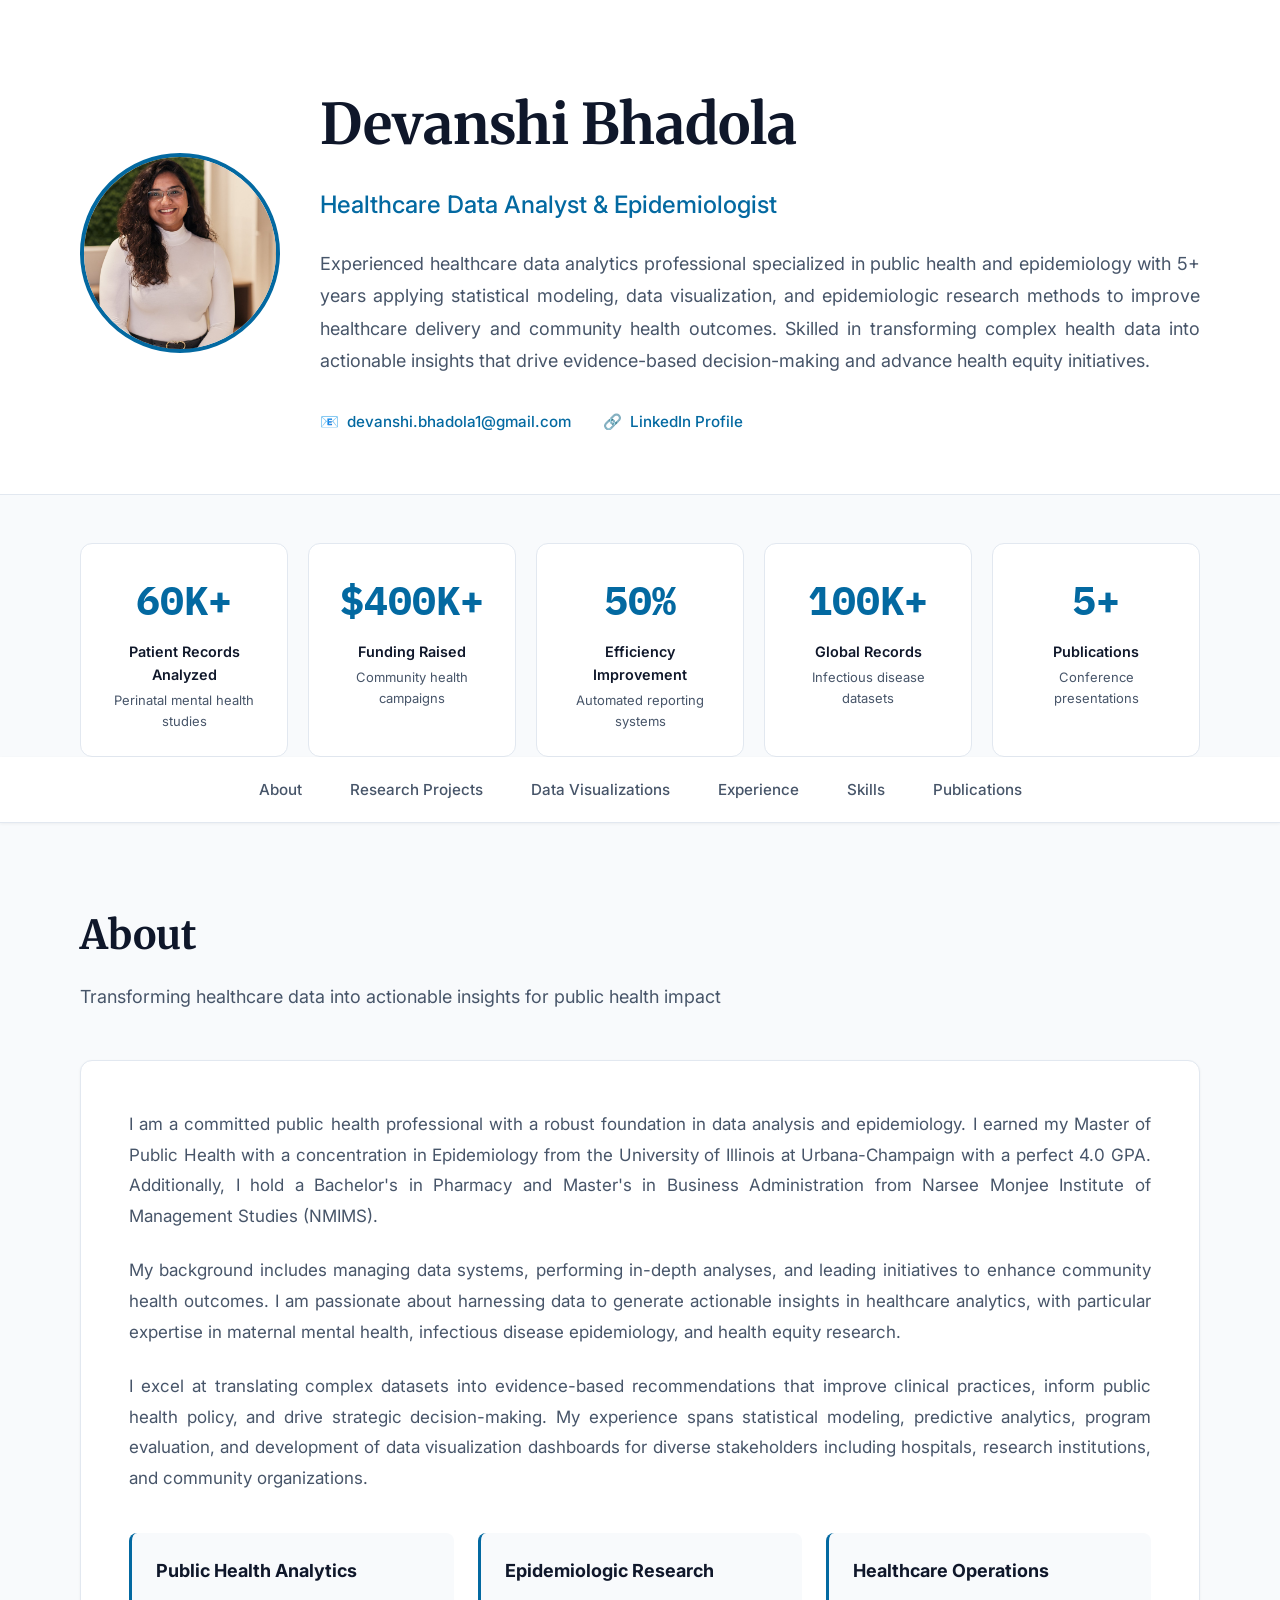
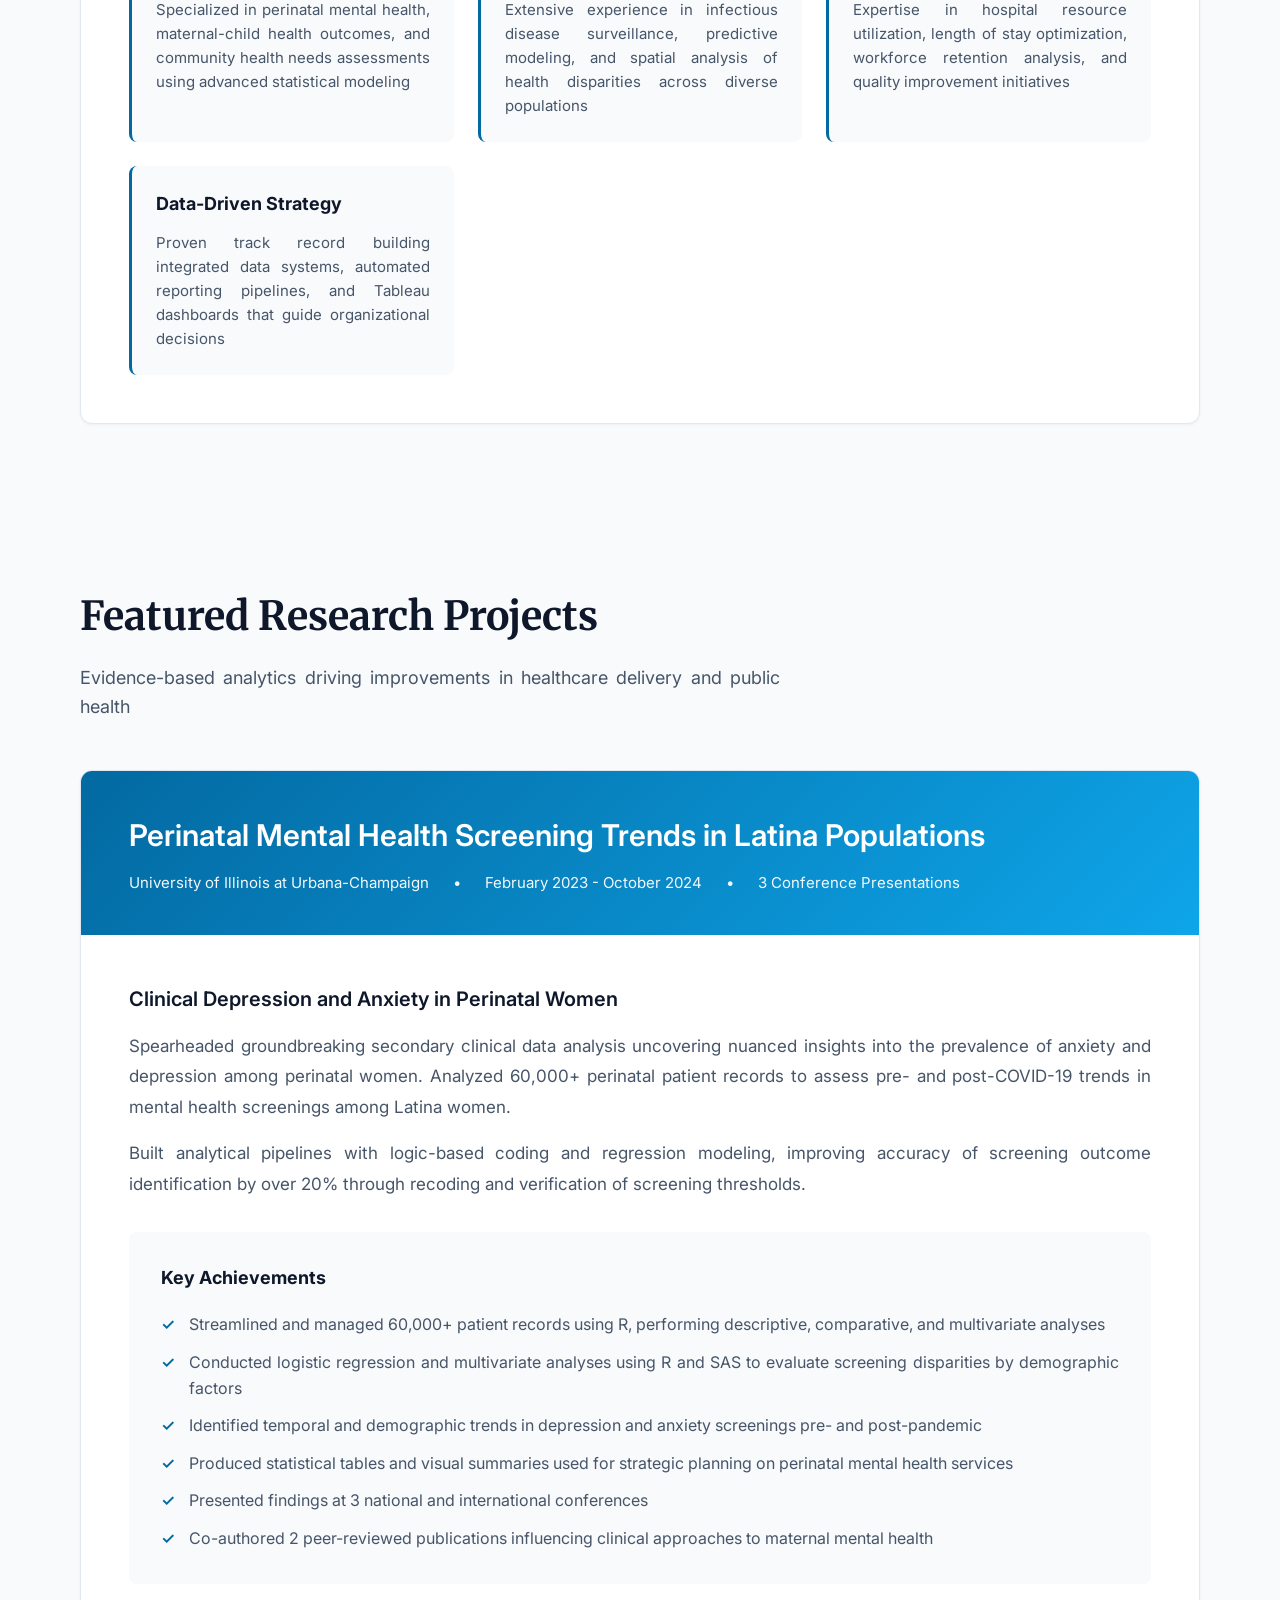
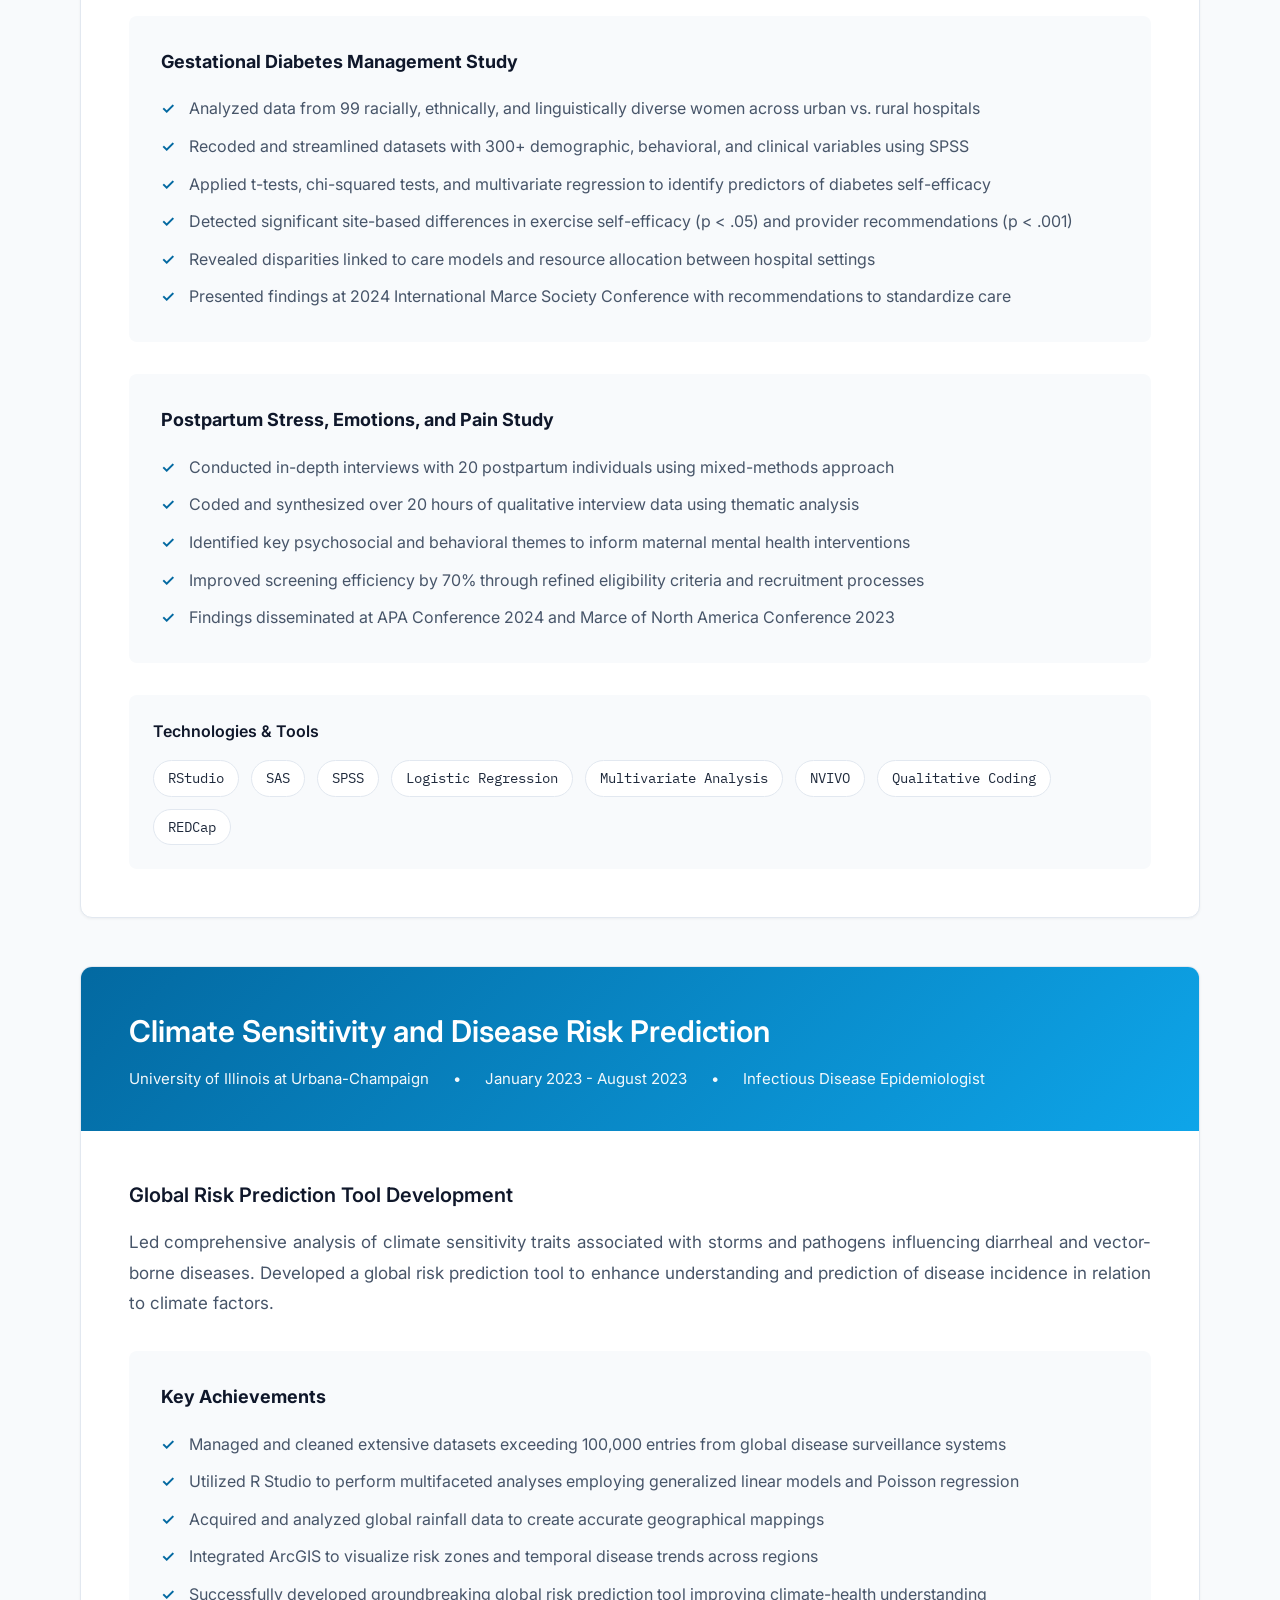
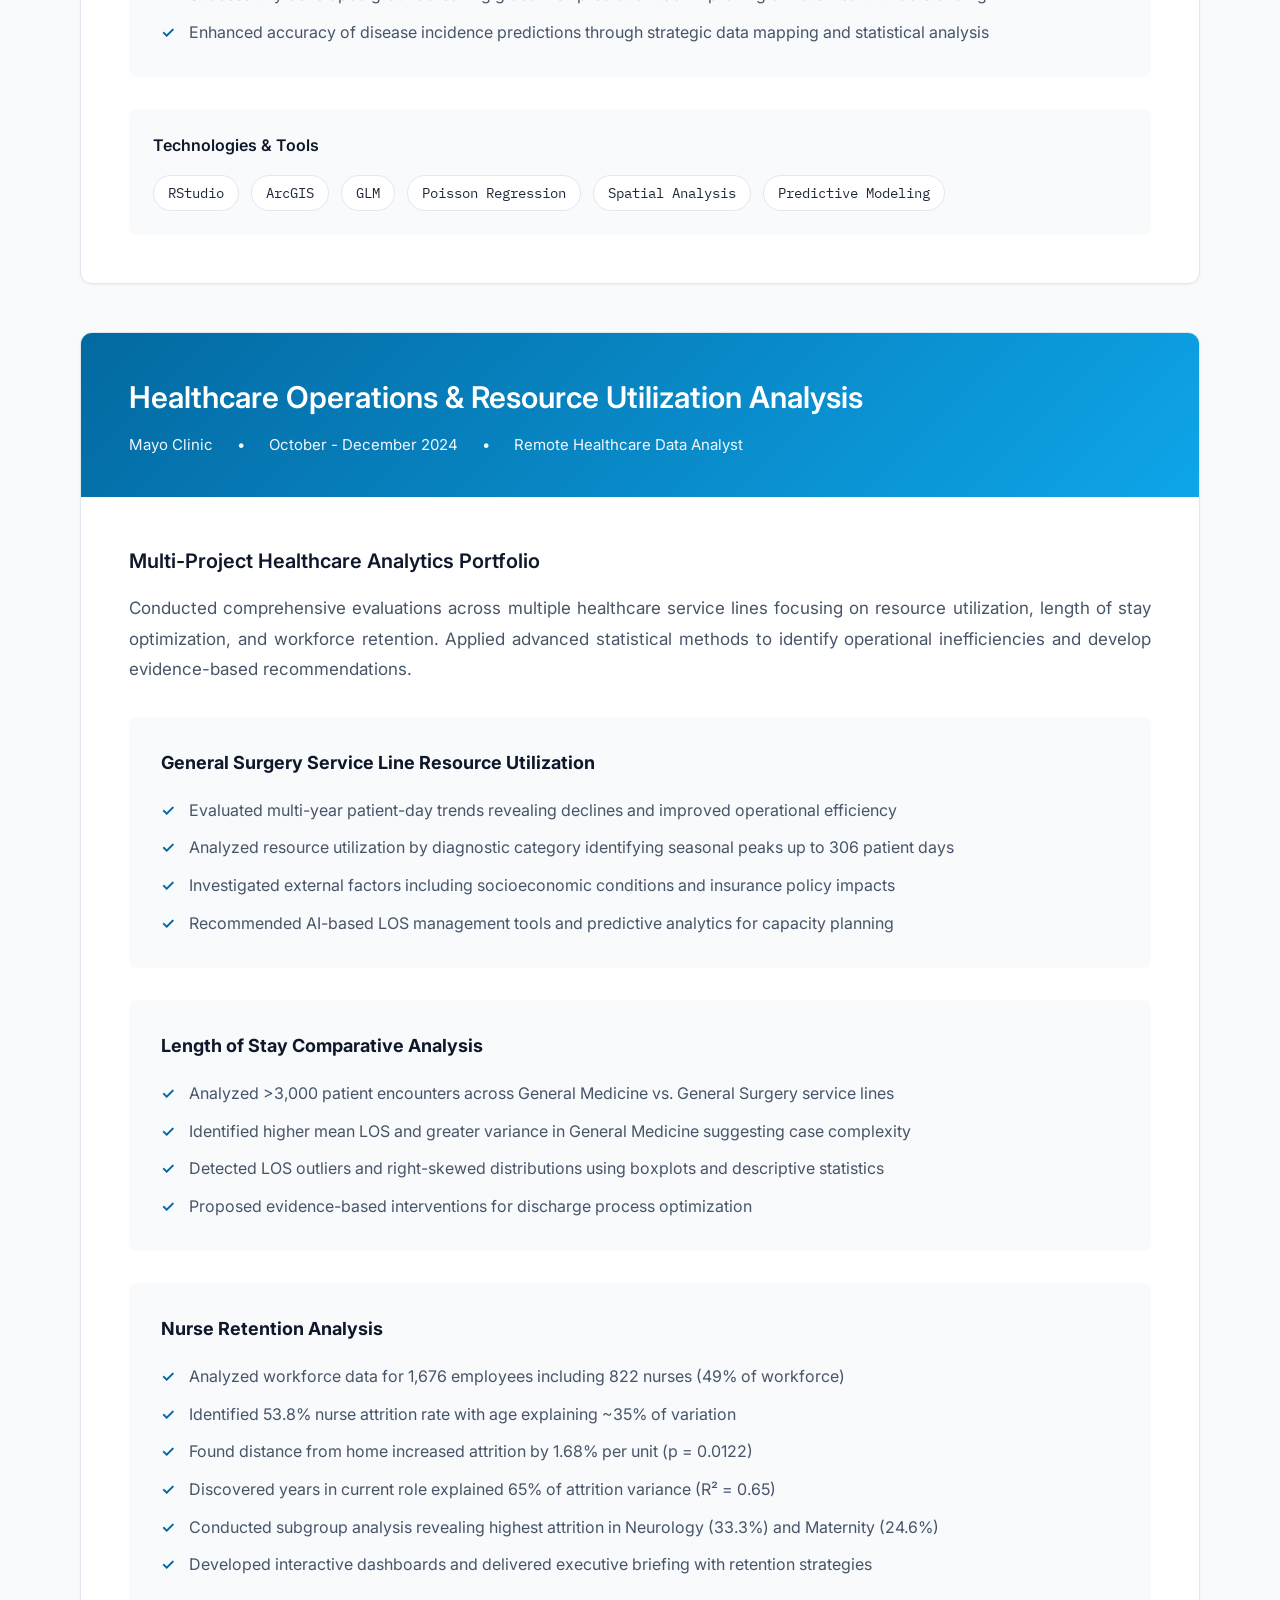
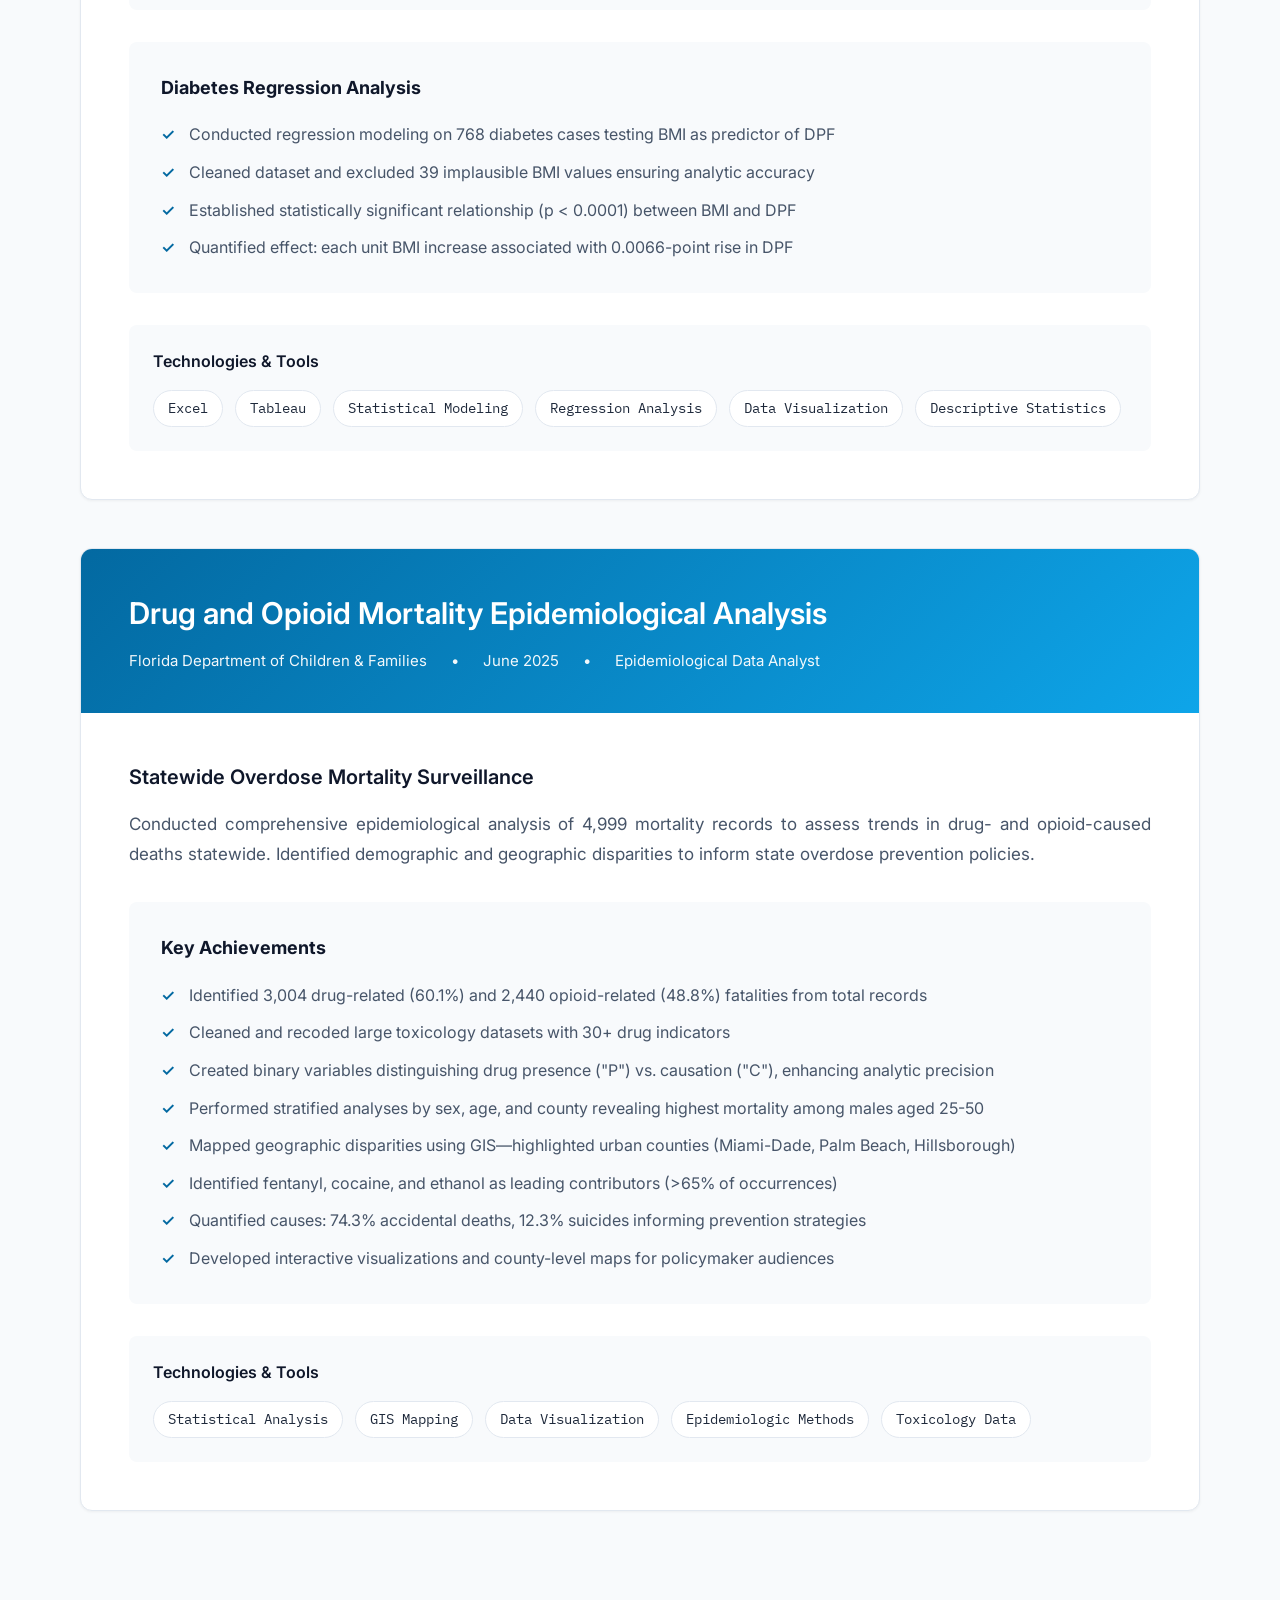
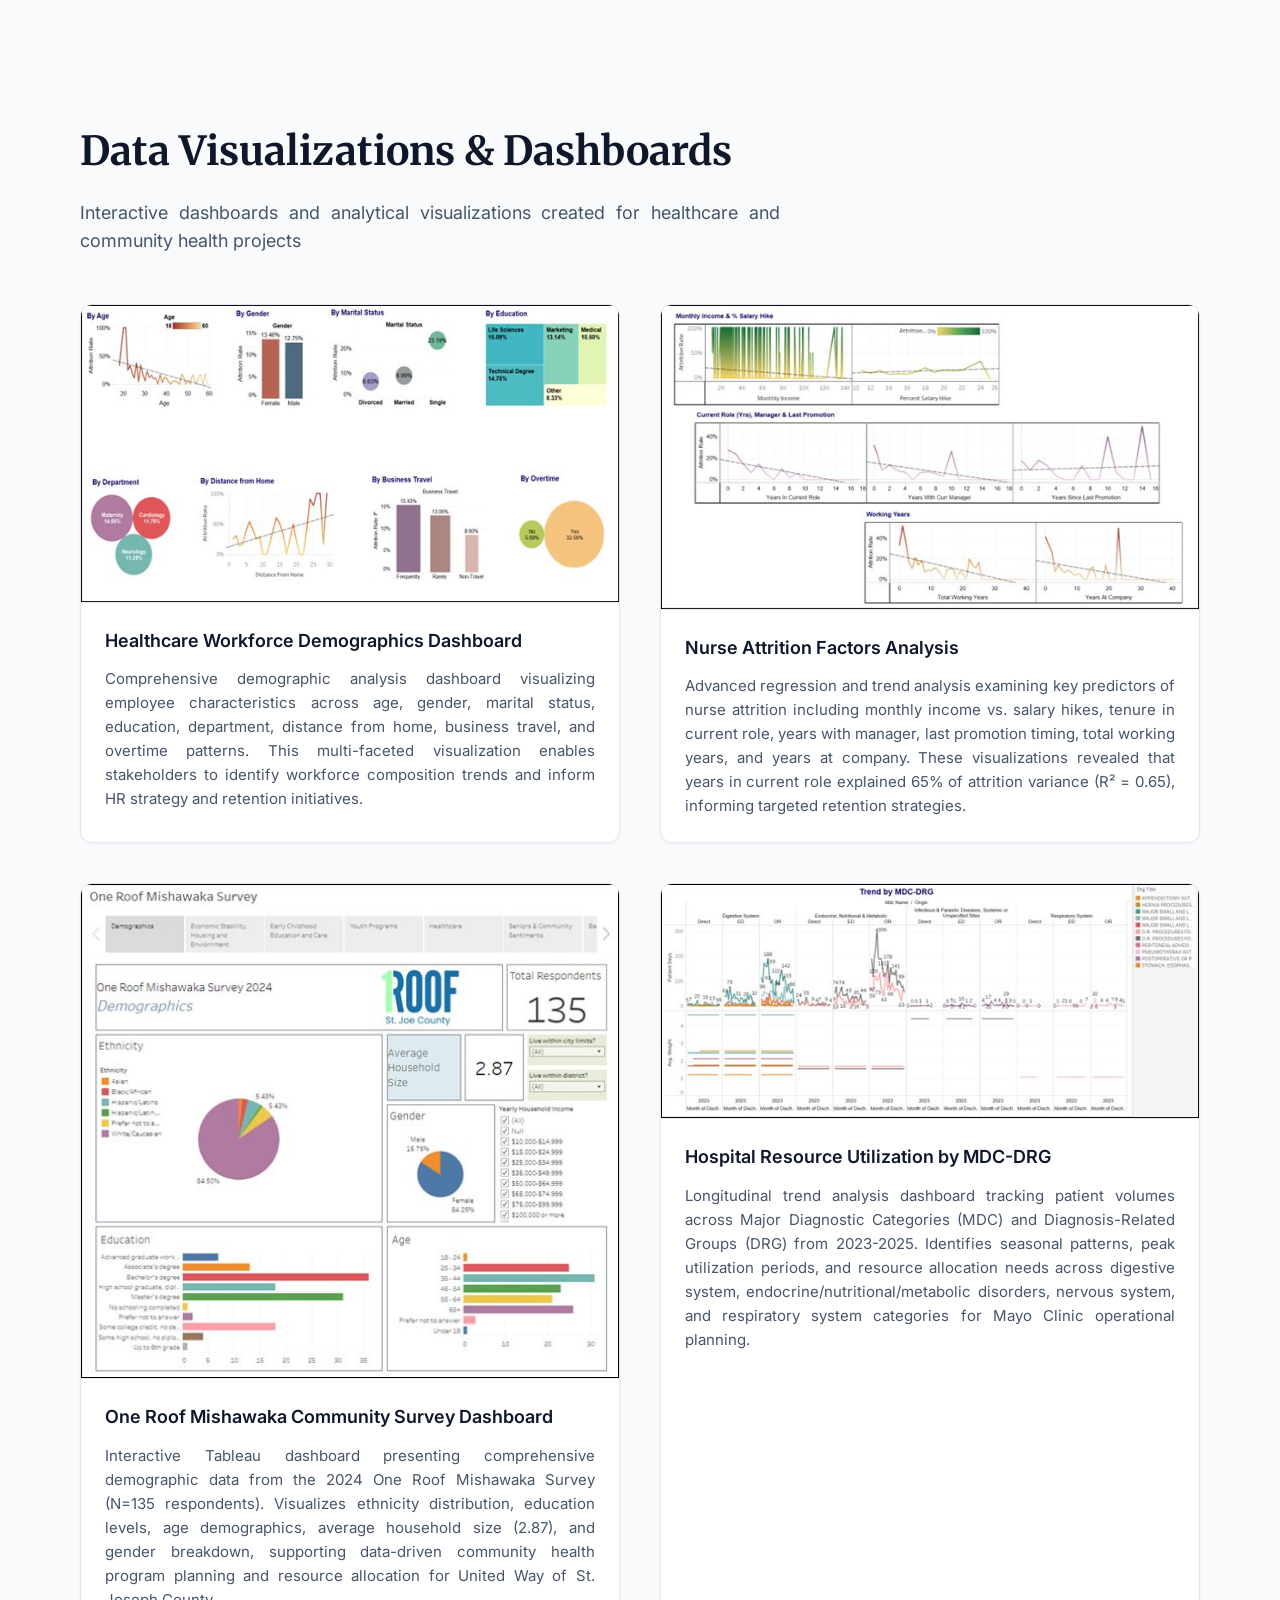
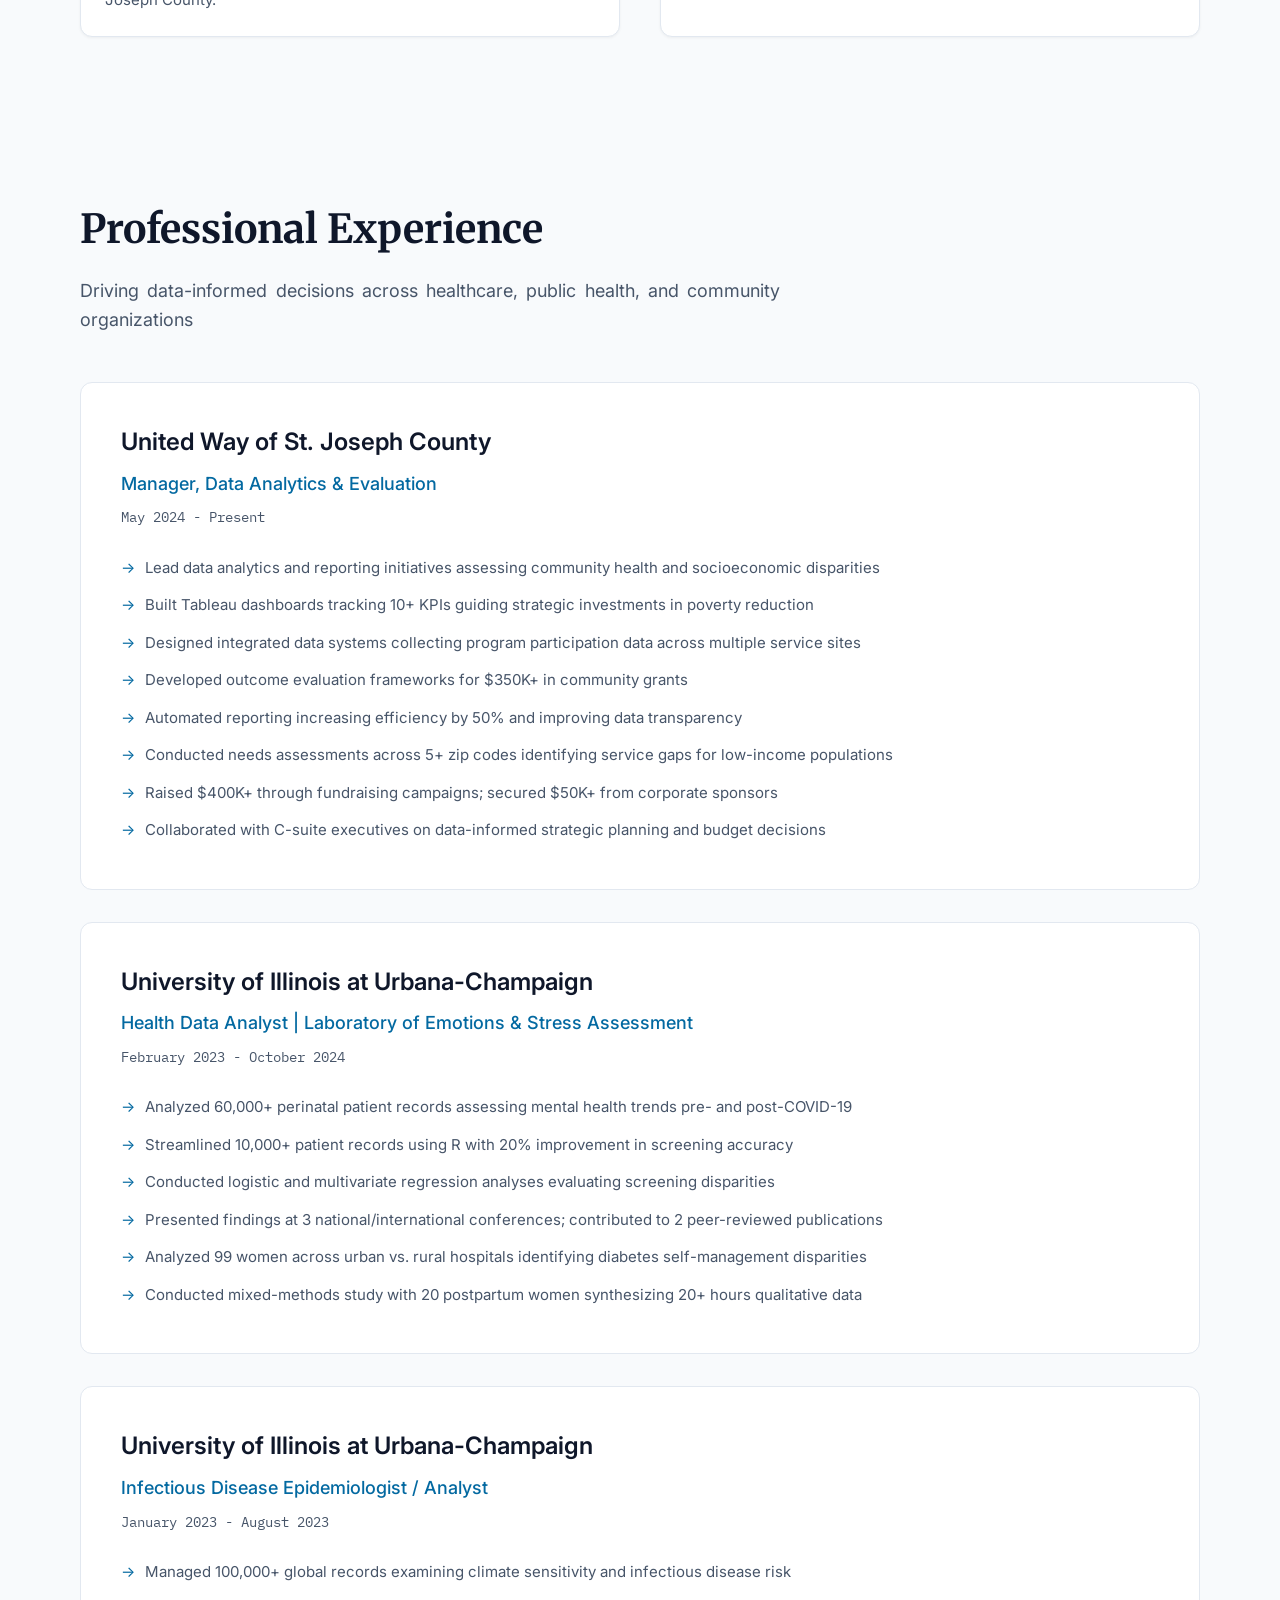
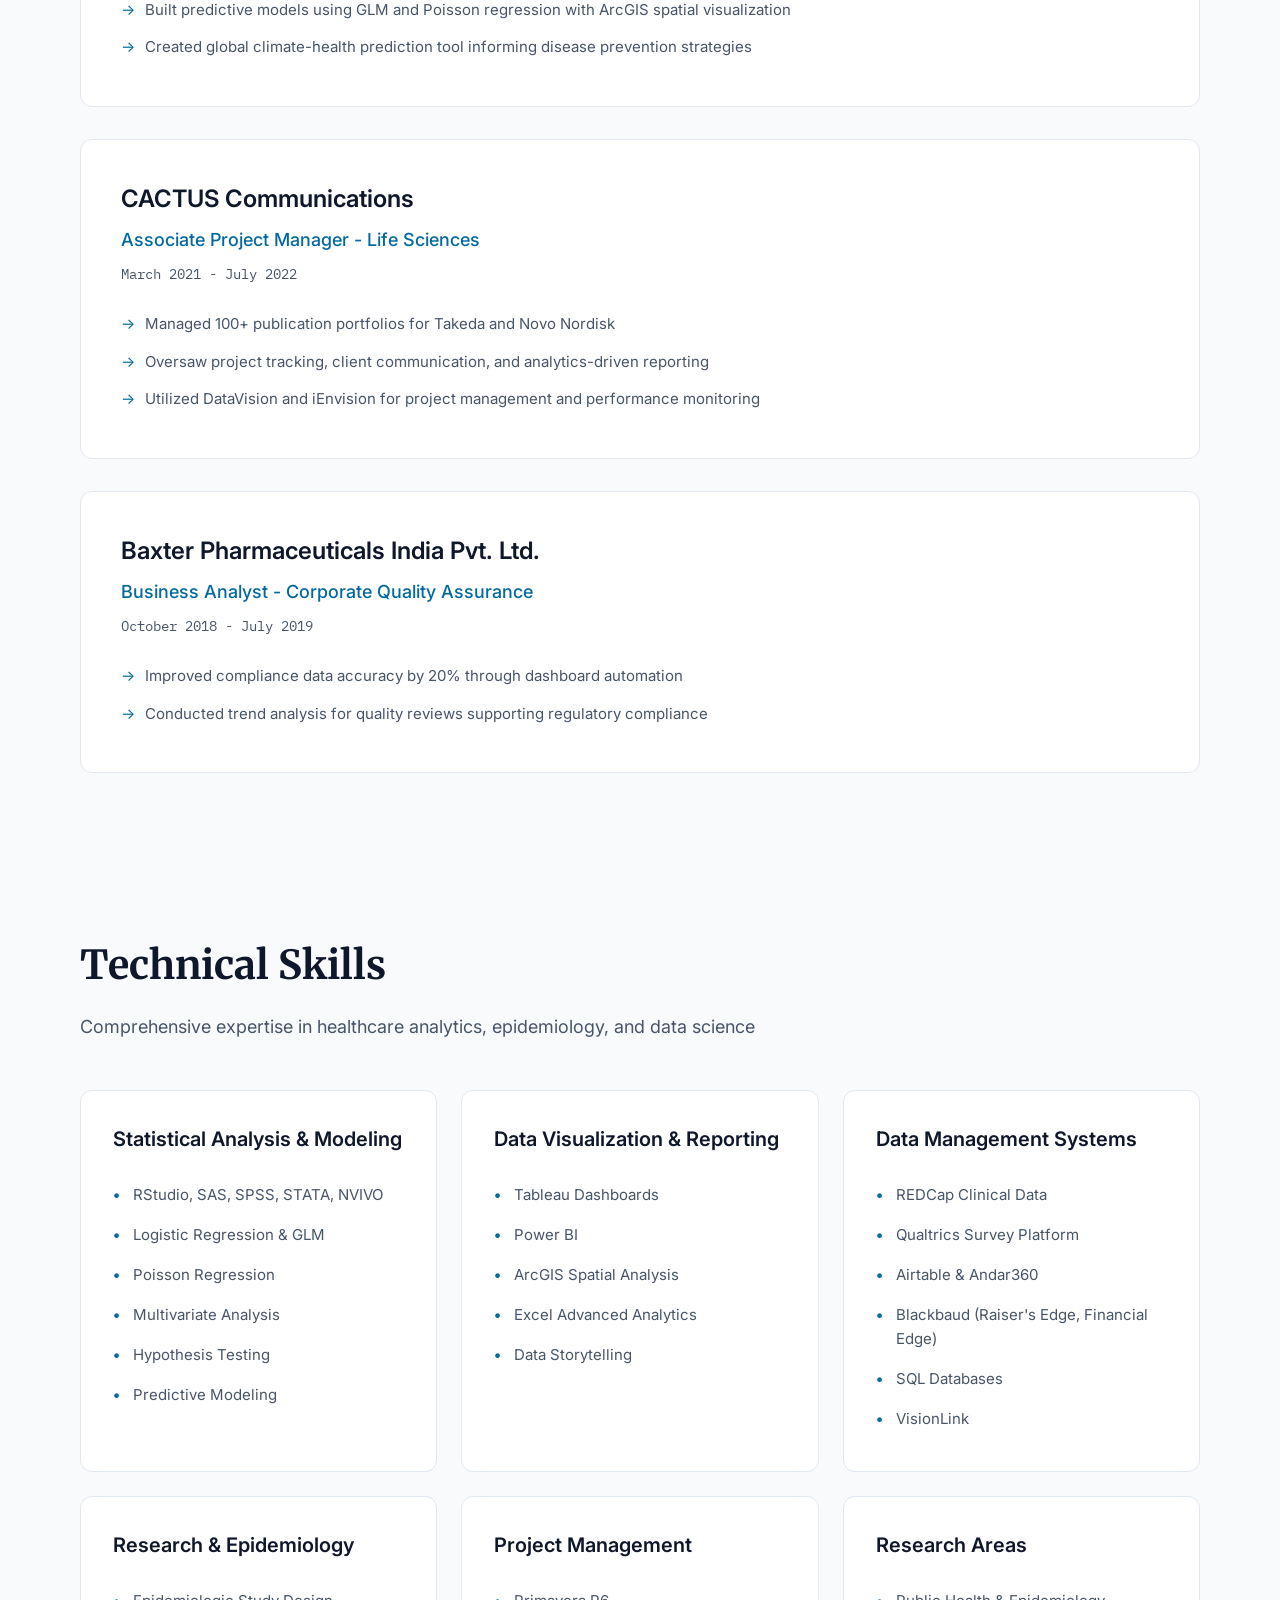
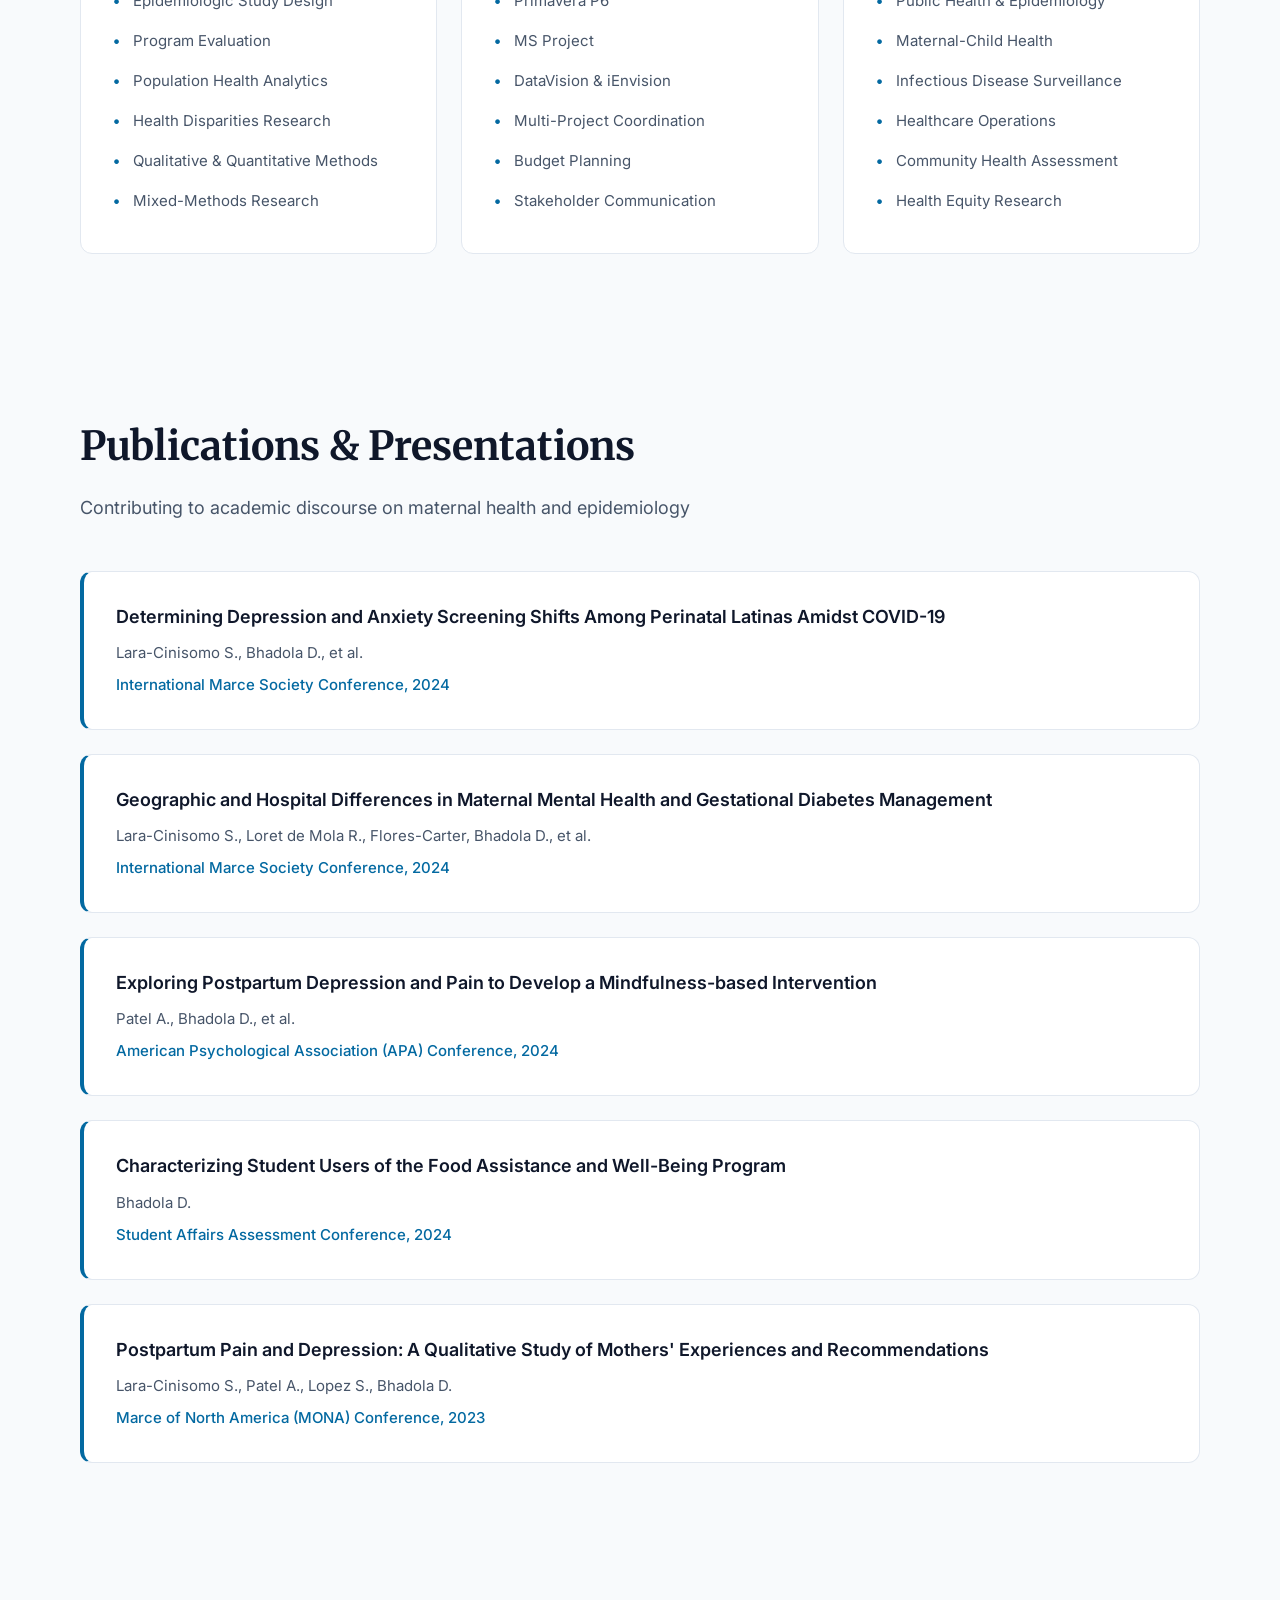
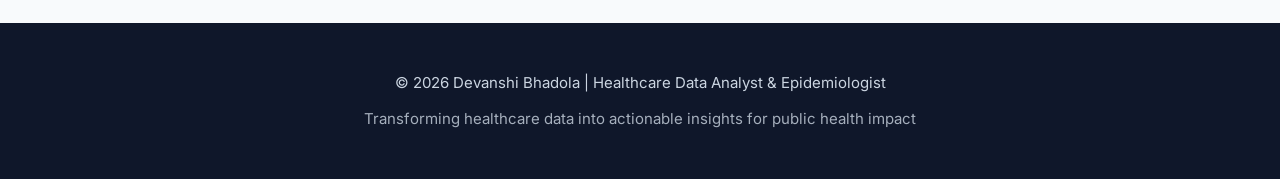
<file: Index.html>
<!DOCTYPE html>
<html lang="en">
<head>
    <meta charset="UTF-8">
    <meta name="viewport" content="width=device-width, initial-scale=1.0">
    <title>Devanshi Bhadola | Healthcare Data Analyst & Epidemiologist</title>
    <link href="https://fonts.googleapis.com/css2?family=Inter:wght@300;400;500;600;700&family=IBM+Plex+Mono:wght@400;500&family=Merriweather:wght@300;400;700&display=swap" rel="stylesheet">
    <style>
        * {
            margin: 0;
            padding: 0;
            box-sizing: border-box;
        }

        :root {
            --primary: #0369a1;
            --primary-light: #0ea5e9;
            --secondary: #059669;
            --accent: #dc2626;
            --dark: #0f172a;
            --dark-blue: #1e293b;
            --gray-50: #f8fafc;
            --gray-100: #f1f5f9;
            --gray-200: #e2e8f0;
            --gray-300: #cbd5e1;
            --gray-600: #475569;
            --gray-700: #334155;
            --gray-800: #1e293b;
            --gray-900: #0f172a;
            --text-primary: #1e293b;
            --text-secondary: #475569;
            --border: #e2e8f0;
        }

        body {
            font-family: 'Inter', -apple-system, BlinkMacSystemFont, sans-serif;
            line-height: 1.6;
            color: var(--text-primary);
            background: var(--gray-50);
        }

        /* Header */
        header {
            background: white;
            border-bottom: 1px solid var(--border);
            padding: 80px 0 60px;
        }

        .header-content {
            max-width: 1200px;
            margin: 0 auto;
            padding: 0 40px;
            display: flex;
            gap: 40px;
            align-items: center;
        }

        .profile-photo {
            flex-shrink: 0;
        }

        .profile-photo img {
            width: 200px;
            height: 200px;
            border-radius: 50%;
            object-fit: cover;
            border: 4px solid var(--primary);
        }

        .header-info {
            flex: 1;
        }

        .header-title {
            font-size: 3.5rem;
            font-weight: 700;
            color: var(--dark);
            margin-bottom: 16px;
            font-family: 'Merriweather', serif;
        }

        .header-subtitle {
            font-size: 1.5rem;
            color: var(--primary);
            margin-bottom: 24px;
            font-weight: 500;
        }

        .header-description {
            font-size: 1.125rem;
            color: var(--text-secondary);
            line-height: 1.8;
            margin-bottom: 32px;
            text-align: justify;
        }

        .header-meta {
            display: flex;
            gap: 32px;
            flex-wrap: wrap;
            align-items: center;
        }

        .meta-item {
            display: flex;
            align-items: center;
            gap: 8px;
            color: var(--text-secondary);
            font-size: 0.95rem;
        }

        .meta-item a {
            color: var(--primary);
            text-decoration: none;
            font-weight: 500;
        }

        .meta-item a:hover {
            text-decoration: underline;
        }

        /* Impact Statistics */
        .impact-stats {
            display: grid;
            grid-template-columns: repeat(auto-fit, minmax(180px, 1fr));
            gap: 20px;
            margin-top: 48px;
            max-width: 1200px;
            margin-left: auto;
            margin-right: auto;
            padding: 0 40px;
        }

        .stat-card {
            background: white;
            border: 1px solid var(--border);
            border-radius: 12px;
            padding: 24px;
            text-align: center;
            transition: all 0.3s ease;
        }

        .stat-card:hover {
            transform: translateY(-4px);
            box-shadow: 0 8px 16px rgba(0,0,0,0.1);
            border-color: var(--primary);
        }

        .stat-value {
            font-size: 2.5rem;
            font-weight: 700;
            color: var(--primary);
            margin-bottom: 8px;
            font-family: 'IBM Plex Mono', monospace;
        }

        .stat-label {
            font-size: 0.9rem;
            font-weight: 600;
            color: var(--dark);
            margin-bottom: 4px;
        }

        .stat-detail {
            font-size: 0.8125rem;
            color: var(--text-secondary);
        }

        /* Navigation */
        nav {
            background: white;
            border-bottom: 1px solid var(--border);
            position: sticky;
            top: 0;
            z-index: 100;
            box-shadow: 0 1px 3px rgba(0,0,0,0.05);
        }

        nav ul {
            list-style: none;
            display: flex;
            justify-content: center;
            gap: 48px;
            padding: 20px 40px;
            max-width: 1200px;
            margin: 0 auto;
            flex-wrap: wrap;
        }

        nav a {
            color: var(--text-secondary);
            text-decoration: none;
            font-weight: 500;
            font-size: 0.95rem;
            transition: color 0.2s;
            position: relative;
        }

        nav a::after {
            content: '';
            position: absolute;
            bottom: -6px;
            left: 0;
            width: 0;
            height: 2px;
            background: var(--primary);
            transition: width 0.2s;
        }

        nav a:hover {
            color: var(--primary);
        }

        nav a:hover::after {
            width: 100%;
        }

        /* Container */
        .container {
            max-width: 1200px;
            margin: 0 auto;
            padding: 0 40px;
        }

        /* Sections */
        section {
            padding: 80px 0;
        }

        .section-title {
            font-size: 2.5rem;
            font-weight: 700;
            margin-bottom: 16px;
            color: var(--dark);
            font-family: 'Merriweather', serif;
        }

        .section-subtitle {
            font-size: 1.125rem;
            color: var(--text-secondary);
            margin-bottom: 48px;
            max-width: 700px;
            text-align: justify;
        }

        /* About Section */
        .about-content {
            background: white;
            padding: 48px;
            border-radius: 12px;
            border: 1px solid var(--border);
            box-shadow: 0 1px 3px rgba(0,0,0,0.05);
        }

        .about-text {
            font-size: 1.0625rem;
            line-height: 1.8;
            color: var(--text-secondary);
            margin-bottom: 24px;
            text-align: justify;
        }

        .expertise-areas {
            display: grid;
            grid-template-columns: repeat(auto-fit, minmax(280px, 1fr));
            gap: 24px;
            margin-top: 40px;
        }

        .expertise-card {
            padding: 24px;
            background: var(--gray-50);
            border-radius: 8px;
            border-left: 3px solid var(--primary);
        }

        .expertise-card h3 {
            font-size: 1.125rem;
            color: var(--dark);
            margin-bottom: 12px;
        }

        .expertise-card p {
            font-size: 0.9375rem;
            color: var(--text-secondary);
            line-height: 1.6;
            text-align: justify;
        }

        /* Project Cards */
        .project-showcase {
            background: white;
            border-radius: 12px;
            overflow: hidden;
            margin-bottom: 48px;
            border: 1px solid var(--border);
            box-shadow: 0 1px 3px rgba(0,0,0,0.05);
        }

        .project-header {
            background: linear-gradient(135deg, var(--primary) 0%, var(--primary-light) 100%);
            color: white;
            padding: 40px 48px;
        }

        .project-header h3 {
            font-size: 1.875rem;
            margin-bottom: 12px;
            font-weight: 600;
        }

        .project-meta {
            display: flex;
            gap: 24px;
            font-size: 0.9375rem;
            opacity: 0.95;
            flex-wrap: wrap;
        }

        .project-body {
            padding: 48px;
        }

        .project-overview {
            margin-bottom: 32px;
        }

        .project-overview h4 {
            font-size: 1.25rem;
            color: var(--dark);
            margin-bottom: 16px;
            font-weight: 600;
        }

        .project-overview p {
            font-size: 1.0625rem;
            line-height: 1.8;
            color: var(--text-secondary);
            margin-bottom: 16px;
            text-align: justify;
        }

        .project-highlights {
            background: var(--gray-50);
            padding: 32px;
            border-radius: 8px;
            margin: 32px 0;
        }

        .project-highlights h4 {
            font-size: 1.125rem;
            color: var(--dark);
            margin-bottom: 20px;
        }

        .project-highlights ul {
            list-style: none;
            display: grid;
            gap: 12px;
        }

        .project-highlights li {
            padding-left: 28px;
            position: relative;
            color: var(--text-secondary);
            line-height: 1.6;
            text-align: justify;
        }

        .project-highlights li::before {
            content: '✓';
            position: absolute;
            left: 0;
            color: var(--primary);
            font-weight: 600;
        }

        .tech-stack {
            margin-top: 32px;
            padding: 24px;
            background: var(--gray-50);
            border-radius: 8px;
        }

        .tech-stack h5 {
            font-size: 1rem;
            color: var(--dark);
            margin-bottom: 16px;
            font-weight: 600;
        }

        .tech-tags {
            display: flex;
            flex-wrap: wrap;
            gap: 12px;
        }

        .tech-tag {
            padding: 6px 14px;
            background: white;
            border: 1px solid var(--border);
            border-radius: 20px;
            font-size: 0.875rem;
            color: var(--text-primary);
            font-family: 'IBM Plex Mono', monospace;
        }

        /* Dashboard Gallery */
        .dashboard-gallery {
            display: grid;
            grid-template-columns: repeat(auto-fit, minmax(500px, 1fr));
            gap: 40px;
            margin-top: 48px;
        }

        .dashboard-item {
            background: white;
            border-radius: 12px;
            overflow: hidden;
            border: 1px solid var(--border);
            box-shadow: 0 1px 3px rgba(0,0,0,0.05);
            transition: transform 0.3s, box-shadow 0.3s;
        }

        .dashboard-item:hover {
            transform: translateY(-5px);
            box-shadow: 0 8px 24px rgba(0,0,0,0.12);
        }

        .dashboard-item img {
            width: 100%;
            height: auto;
            display: block;
            border-bottom: 1px solid var(--border);
        }

        .dashboard-caption {
            padding: 24px;
        }

        .dashboard-caption h4 {
            font-size: 1.125rem;
            color: var(--dark);
            margin-bottom: 12px;
            font-weight: 600;
        }

        .dashboard-caption p {
            font-size: 0.9375rem;
            color: var(--text-secondary);
            line-height: 1.6;
            text-align: justify;
        }

        /* Skills */
        .skills-grid {
            display: grid;
            grid-template-columns: repeat(auto-fit, minmax(300px, 1fr));
            gap: 24px;
        }

        .skill-category {
            background: white;
            padding: 32px;
            border-radius: 12px;
            border: 1px solid var(--border);
        }

        .skill-category h3 {
            font-size: 1.25rem;
            color: var(--dark);
            margin-bottom: 20px;
            font-weight: 600;
        }

        .skill-list {
            list-style: none;
        }

        .skill-list li {
            padding: 8px 0;
            color: var(--text-secondary);
            font-size: 0.9375rem;
            position: relative;
            padding-left: 20px;
        }

        .skill-list li::before {
            content: '•';
            position: absolute;
            left: 0;
            color: var(--primary);
            font-weight: bold;
        }

        /* Experience */
        .experience-list {
            display: grid;
            gap: 32px;
        }

        .experience-item {
            background: white;
            padding: 40px;
            border-radius: 12px;
            border: 1px solid var(--border);
        }

        .experience-item h3 {
            font-size: 1.5rem;
            color: var(--dark);
            margin-bottom: 8px;
            font-weight: 600;
        }

        .experience-role {
            font-size: 1.125rem;
            color: var(--primary);
            margin-bottom: 8px;
            font-weight: 500;
        }

        .experience-date {
            font-family: 'IBM Plex Mono', monospace;
            color: var(--text-secondary);
            font-size: 0.875rem;
            margin-bottom: 20px;
        }

        .experience-item ul {
            list-style: none;
        }

        .experience-item li {
            padding: 6px 0;
            color: var(--text-secondary);
            position: relative;
            padding-left: 24px;
            line-height: 1.7;
            font-size: 0.9375rem;
            text-align: justify;
        }

        .experience-item li::before {
            content: '→';
            position: absolute;
            left: 0;
            color: var(--primary);
        }

        /* Publications */
        .publications-list {
            display: grid;
            gap: 24px;
        }

        .publication-item {
            background: white;
            padding: 32px;
            border-radius: 12px;
            border: 1px solid var(--border);
            border-left: 4px solid var(--primary);
        }

        .publication-item h4 {
            font-size: 1.125rem;
            color: var(--dark);
            margin-bottom: 12px;
            font-weight: 600;
            line-height: 1.4;
        }

        .publication-authors {
            font-size: 0.9375rem;
            color: var(--text-secondary);
            margin-bottom: 8px;
        }

        .publication-venue {
            font-size: 0.9375rem;
            color: var(--primary);
            font-weight: 500;
        }

        /* Footer */
        footer {
            background: var(--gray-900);
            color: var(--gray-300);
            padding: 48px 0;
            text-align: center;
            margin-top: 80px;
        }

        footer p {
            font-size: 0.9375rem;
        }

        /* Responsive */
        @media (max-width: 768px) {
            .header-content {
                flex-direction: column;
                text-align: center;
            }

            .profile-photo img {
                width: 150px;
                height: 150px;
            }

            .header-title {
                font-size: 2.5rem;
            }

            .header-subtitle {
                font-size: 1.25rem;
            }

            .section-title {
                font-size: 2rem;
            }

            .container {
                padding: 0 20px;
            }

            .project-body, .about-content {
                padding: 32px 24px;
            }

            nav ul {
                gap: 24px;
                padding: 16px 20px;
            }

            .impact-stats {
                grid-template-columns: repeat(auto-fit, minmax(140px, 1fr));
                padding: 0 20px;
            }

            .dashboard-gallery {
                grid-template-columns: 1fr;
            }
        }
    </style>
</head>
<body>
    <!-- Header -->
    <header>
        <div class="header-content">
            <div class="profile-photo">
                <img src="./profile_pic.jpg" alt="Devanshi Bhadola">
            </div>
            <div class="header-info">
                <h1 class="header-title">Devanshi Bhadola</h1>
                <div class="header-subtitle">Healthcare Data Analyst & Epidemiologist</div>
                <p class="header-description">
                    Experienced healthcare data analytics professional specialized in public health and epidemiology with 5+ years applying statistical modeling, data visualization, and epidemiologic research methods to improve healthcare delivery and community health outcomes. Skilled in transforming complex health data into actionable insights that drive evidence-based decision-making and advance health equity initiatives.
                </p>
                <div class="header-meta">
                    <div class="meta-item">
                        📧 <a href="mailto:devanshi.bhadola1@gmail.com">devanshi.bhadola1@gmail.com</a>
                    </div>
                    <div class="meta-item">
                        🔗 <a href="https://www.linkedin.com/in/devanshi-bhadola-78308b102/" target="_blank">LinkedIn Profile</a>
                    </div>
                </div>
            </div>
        </div>
    </header>

    <!-- Impact Statistics -->
    <div class="impact-stats">
        <div class="stat-card">
            <div class="stat-value">60K+</div>
            <div class="stat-label">Patient Records Analyzed</div>
            <div class="stat-detail">Perinatal mental health studies</div>
        </div>
        <div class="stat-card">
            <div class="stat-value">$400K+</div>
            <div class="stat-label">Funding Raised</div>
            <div class="stat-detail">Community health campaigns</div>
        </div>
        <div class="stat-card">
            <div class="stat-value">50%</div>
            <div class="stat-label">Efficiency Improvement</div>
            <div class="stat-detail">Automated reporting systems</div>
        </div>
        <div class="stat-card">
            <div class="stat-value">100K+</div>
            <div class="stat-label">Global Records</div>
            <div class="stat-detail">Infectious disease datasets</div>
        </div>
        <div class="stat-card">
            <div class="stat-value">5+</div>
            <div class="stat-label">Publications</div>
            <div class="stat-detail">Conference presentations</div>
        </div>
    </div>

    <!-- Navigation -->
    <nav>
        <ul>
            <li><a href="#about">About</a></li>
            <li><a href="#projects">Research Projects</a></li>
            <li><a href="#visualizations">Data Visualizations</a></li>
            <li><a href="#experience">Experience</a></li>
            <li><a href="#skills">Skills</a></li>
            <li><a href="#publications">Publications</a></li>
        </ul>
    </nav>

    <!-- About Section -->
    <section id="about">
        <div class="container">
            <h2 class="section-title">About</h2>
            <p class="section-subtitle">Transforming healthcare data into actionable insights for public health impact</p>
            
            <div class="about-content">
                <p class="about-text">
                    I am a committed public health professional with a robust foundation in data analysis and epidemiology. I earned my Master of Public Health with a concentration in Epidemiology from the University of Illinois at Urbana-Champaign with a perfect 4.0 GPA. Additionally, I hold a Bachelor's in Pharmacy and Master's in Business Administration from Narsee Monjee Institute of Management Studies (NMIMS).
                </p>
                <p class="about-text">
                    My background includes managing data systems, performing in-depth analyses, and leading initiatives to enhance community health outcomes. I am passionate about harnessing data to generate actionable insights in healthcare analytics, with particular expertise in maternal mental health, infectious disease epidemiology, and health equity research.
                </p>
                <p class="about-text">
                    I excel at translating complex datasets into evidence-based recommendations that improve clinical practices, inform public health policy, and drive strategic decision-making. My experience spans statistical modeling, predictive analytics, program evaluation, and development of data visualization dashboards for diverse stakeholders including hospitals, research institutions, and community organizations.
                </p>

                <div class="expertise-areas">
                    <div class="expertise-card">
                        <h3>Public Health Analytics</h3>
                        <p>Specialized in perinatal mental health, maternal-child health outcomes, and community health needs assessments using advanced statistical modeling</p>
                    </div>
                    <div class="expertise-card">
                        <h3>Epidemiologic Research</h3>
                        <p>Extensive experience in infectious disease surveillance, predictive modeling, and spatial analysis of health disparities across diverse populations</p>
                    </div>
                    <div class="expertise-card">
                        <h3>Healthcare Operations</h3>
                        <p>Expertise in hospital resource utilization, length of stay optimization, workforce retention analysis, and quality improvement initiatives</p>
                    </div>
                    <div class="expertise-card">
                        <h3>Data-Driven Strategy</h3>
                        <p>Proven track record building integrated data systems, automated reporting pipelines, and Tableau dashboards that guide organizational decisions</p>
                    </div>
                </div>
            </div>
        </div>
    </section>

    <!-- Research Projects Section -->
    <section id="projects">
        <div class="container">
            <h2 class="section-title">Featured Research Projects</h2>
            <p class="section-subtitle">Evidence-based analytics driving improvements in healthcare delivery and public health</p>

            <!-- Project 1: Mental Health Screening -->
            <div class="project-showcase">
                <div class="project-header">
                    <h3>Perinatal Mental Health Screening Trends in Latina Populations</h3>
                    <div class="project-meta">
                        <span>University of Illinois at Urbana-Champaign</span>
                        <span>•</span>
                        <span>February 2023 - October 2024</span>
                        <span>•</span>
                        <span>3 Conference Presentations</span>
                    </div>
                </div>
                
                <div class="project-body">
                    <div class="project-overview">
                        <h4>Clinical Depression and Anxiety in Perinatal Women</h4>
                        <p>
                            Spearheaded groundbreaking secondary clinical data analysis uncovering nuanced insights into the prevalence of anxiety and depression among perinatal women. Analyzed 60,000+ perinatal patient records to assess pre- and post-COVID-19 trends in mental health screenings among Latina women.
                        </p>
                        <p>
                            Built analytical pipelines with logic-based coding and regression modeling, improving accuracy of screening outcome identification by over 20% through recoding and verification of screening thresholds.
                        </p>
                    </div>

                    <div class="project-highlights">
                        <h4>Key Achievements</h4>
                        <ul>
                            <li>Streamlined and managed 60,000+ patient records using R, performing descriptive, comparative, and multivariate analyses</li>
                            <li>Conducted logistic regression and multivariate analyses using R and SAS to evaluate screening disparities by demographic factors</li>
                            <li>Identified temporal and demographic trends in depression and anxiety screenings pre- and post-pandemic</li>
                            <li>Produced statistical tables and visual summaries used for strategic planning on perinatal mental health services</li>
                            <li>Presented findings at 3 national and international conferences</li>
                            <li>Co-authored 2 peer-reviewed publications influencing clinical approaches to maternal mental health</li>
                        </ul>
                    </div>

                    <div class="project-highlights">
                        <h4>Gestational Diabetes Management Study</h4>
                        <ul>
                            <li>Analyzed data from 99 racially, ethnically, and linguistically diverse women across urban vs. rural hospitals</li>
                            <li>Recoded and streamlined datasets with 300+ demographic, behavioral, and clinical variables using SPSS</li>
                            <li>Applied t-tests, chi-squared tests, and multivariate regression to identify predictors of diabetes self-efficacy</li>
                            <li>Detected significant site-based differences in exercise self-efficacy (p < .05) and provider recommendations (p < .001)</li>
                            <li>Revealed disparities linked to care models and resource allocation between hospital settings</li>
                            <li>Presented findings at 2024 International Marce Society Conference with recommendations to standardize care</li>
                        </ul>
                    </div>

                    <div class="project-highlights">
                        <h4>Postpartum Stress, Emotions, and Pain Study</h4>
                        <ul>
                            <li>Conducted in-depth interviews with 20 postpartum individuals using mixed-methods approach</li>
                            <li>Coded and synthesized over 20 hours of qualitative interview data using thematic analysis</li>
                            <li>Identified key psychosocial and behavioral themes to inform maternal mental health interventions</li>
                            <li>Improved screening efficiency by 70% through refined eligibility criteria and recruitment processes</li>
                            <li>Findings disseminated at APA Conference 2024 and Marce of North America Conference 2023</li>
                        </ul>
                    </div>

                    <div class="tech-stack">
                        <h5>Technologies & Tools</h5>
                        <div class="tech-tags">
                            <span class="tech-tag">RStudio</span>
                            <span class="tech-tag">SAS</span>
                            <span class="tech-tag">SPSS</span>
                            <span class="tech-tag">Logistic Regression</span>
                            <span class="tech-tag">Multivariate Analysis</span>
                            <span class="tech-tag">NVIVO</span>
                            <span class="tech-tag">Qualitative Coding</span>
                            <span class="tech-tag">REDCap</span>
                        </div>
                    </div>
                </div>
            </div>

            <!-- Project 2: Climate and Disease -->
            <div class="project-showcase">
                <div class="project-header">
                    <h3>Climate Sensitivity and Disease Risk Prediction</h3>
                    <div class="project-meta">
                        <span>University of Illinois at Urbana-Champaign</span>
                        <span>•</span>
                        <span>January 2023 - August 2023</span>
                        <span>•</span>
                        <span>Infectious Disease Epidemiologist</span>
                    </div>
                </div>
                
                <div class="project-body">
                    <div class="project-overview">
                        <h4>Global Risk Prediction Tool Development</h4>
                        <p>
                            Led comprehensive analysis of climate sensitivity traits associated with storms and pathogens influencing diarrheal and vector-borne diseases. Developed a global risk prediction tool to enhance understanding and prediction of disease incidence in relation to climate factors.
                        </p>
                    </div>

                    <div class="project-highlights">
                        <h4>Key Achievements</h4>
                        <ul>
                            <li>Managed and cleaned extensive datasets exceeding 100,000 entries from global disease surveillance systems</li>
                            <li>Utilized R Studio to perform multifaceted analyses employing generalized linear models and Poisson regression</li>
                            <li>Acquired and analyzed global rainfall data to create accurate geographical mappings</li>
                            <li>Integrated ArcGIS to visualize risk zones and temporal disease trends across regions</li>
                            <li>Successfully developed groundbreaking global risk prediction tool improving climate-health understanding</li>
                            <li>Enhanced accuracy of disease incidence predictions through strategic data mapping and statistical analysis</li>
                        </ul>
                    </div>

                    <div class="tech-stack">
                        <h5>Technologies & Tools</h5>
                        <div class="tech-tags">
                            <span class="tech-tag">RStudio</span>
                            <span class="tech-tag">ArcGIS</span>
                            <span class="tech-tag">GLM</span>
                            <span class="tech-tag">Poisson Regression</span>
                            <span class="tech-tag">Spatial Analysis</span>
                            <span class="tech-tag">Predictive Modeling</span>
                        </div>
                    </div>
                </div>
            </div>

            <!-- Project 3: Hospital Operations -->
            <div class="project-showcase">
                <div class="project-header">
                    <h3>Healthcare Operations & Resource Utilization Analysis</h3>
                    <div class="project-meta">
                        <span>Mayo Clinic</span>
                        <span>•</span>
                        <span>October - December 2024</span>
                        <span>•</span>
                        <span>Remote Healthcare Data Analyst</span>
                    </div>
                </div>
                
                <div class="project-body">
                    <div class="project-overview">
                        <h4>Multi-Project Healthcare Analytics Portfolio</h4>
                        <p>
                            Conducted comprehensive evaluations across multiple healthcare service lines focusing on resource utilization, length of stay optimization, and workforce retention. Applied advanced statistical methods to identify operational inefficiencies and develop evidence-based recommendations.
                        </p>
                    </div>

                    <div class="project-highlights">
                        <h4>General Surgery Service Line Resource Utilization</h4>
                        <ul>
                            <li>Evaluated multi-year patient-day trends revealing declines and improved operational efficiency</li>
                            <li>Analyzed resource utilization by diagnostic category identifying seasonal peaks up to 306 patient days</li>
                            <li>Investigated external factors including socioeconomic conditions and insurance policy impacts</li>
                            <li>Recommended AI-based LOS management tools and predictive analytics for capacity planning</li>
                        </ul>
                    </div>

                    <div class="project-highlights">
                        <h4>Length of Stay Comparative Analysis</h4>
                        <ul>
                            <li>Analyzed >3,000 patient encounters across General Medicine vs. General Surgery service lines</li>
                            <li>Identified higher mean LOS and greater variance in General Medicine suggesting case complexity</li>
                            <li>Detected LOS outliers and right-skewed distributions using boxplots and descriptive statistics</li>
                            <li>Proposed evidence-based interventions for discharge process optimization</li>
                        </ul>
                    </div>

                    <div class="project-highlights">
                        <h4>Nurse Retention Analysis</h4>
                        <ul>
                            <li>Analyzed workforce data for 1,676 employees including 822 nurses (49% of workforce)</li>
                            <li>Identified 53.8% nurse attrition rate with age explaining ~35% of variation</li>
                            <li>Found distance from home increased attrition by 1.68% per unit (p = 0.0122)</li>
                            <li>Discovered years in current role explained 65% of attrition variance (R² = 0.65)</li>
                            <li>Conducted subgroup analysis revealing highest attrition in Neurology (33.3%) and Maternity (24.6%)</li>
                            <li>Developed interactive dashboards and delivered executive briefing with retention strategies</li>
                        </ul>
                    </div>

                    <div class="project-highlights">
                        <h4>Diabetes Regression Analysis</h4>
                        <ul>
                            <li>Conducted regression modeling on 768 diabetes cases testing BMI as predictor of DPF</li>
                            <li>Cleaned dataset and excluded 39 implausible BMI values ensuring analytic accuracy</li>
                            <li>Established statistically significant relationship (p < 0.0001) between BMI and DPF</li>
                            <li>Quantified effect: each unit BMI increase associated with 0.0066-point rise in DPF</li>
                        </ul>
                    </div>

                    <div class="tech-stack">
                        <h5>Technologies & Tools</h5>
                        <div class="tech-tags">
                            <span class="tech-tag">Excel</span>
                            <span class="tech-tag">Tableau</span>
                            <span class="tech-tag">Statistical Modeling</span>
                            <span class="tech-tag">Regression Analysis</span>
                            <span class="tech-tag">Data Visualization</span>
                            <span class="tech-tag">Descriptive Statistics</span>
                        </div>
                    </div>
                </div>
            </div>

            <!-- Project 4: Overdose Epidemiology -->
            <div class="project-showcase">
                <div class="project-header">
                    <h3>Drug and Opioid Mortality Epidemiological Analysis</h3>
                    <div class="project-meta">
                        <span>Florida Department of Children & Families</span>
                        <span>•</span>
                        <span>June 2025</span>
                        <span>•</span>
                        <span>Epidemiological Data Analyst</span>
                    </div>
                </div>
                
                <div class="project-body">
                    <div class="project-overview">
                        <h4>Statewide Overdose Mortality Surveillance</h4>
                        <p>
                            Conducted comprehensive epidemiological analysis of 4,999 mortality records to assess trends in drug- and opioid-caused deaths statewide. Identified demographic and geographic disparities to inform state overdose prevention policies.
                        </p>
                    </div>

                    <div class="project-highlights">
                        <h4>Key Achievements</h4>
                        <ul>
                            <li>Identified 3,004 drug-related (60.1%) and 2,440 opioid-related (48.8%) fatalities from total records</li>
                            <li>Cleaned and recoded large toxicology datasets with 30+ drug indicators</li>
                            <li>Created binary variables distinguishing drug presence ("P") vs. causation ("C"), enhancing analytic precision</li>
                            <li>Performed stratified analyses by sex, age, and county revealing highest mortality among males aged 25-50</li>
                            <li>Mapped geographic disparities using GIS—highlighted urban counties (Miami-Dade, Palm Beach, Hillsborough)</li>
                            <li>Identified fentanyl, cocaine, and ethanol as leading contributors (>65% of occurrences)</li>
                            <li>Quantified causes: 74.3% accidental deaths, 12.3% suicides informing prevention strategies</li>
                            <li>Developed interactive visualizations and county-level maps for policymaker audiences</li>
                        </ul>
                    </div>

                    <div class="tech-stack">
                        <h5>Technologies & Tools</h5>
                        <div class="tech-tags">
                            <span class="tech-tag">Statistical Analysis</span>
                            <span class="tech-tag">GIS Mapping</span>
                            <span class="tech-tag">Data Visualization</span>
                            <span class="tech-tag">Epidemiologic Methods</span>
                            <span class="tech-tag">Toxicology Data</span>
                        </div>
                    </div>
                </div>
            </div>
        </div>
    </section>

    <!-- Data Visualizations Section -->
    <section id="visualizations">
        <div class="container">
            <h2 class="section-title">Data Visualizations & Dashboards</h2>
            <p class="section-subtitle">Interactive dashboards and analytical visualizations created for healthcare and community health projects</p>

            <div class="dashboard-gallery">
                <div class="dashboard-item">
                    <img src="./Demo_Dashboard.png" alt="Demographic Analysis Dashboard">
                    <div class="dashboard-caption">
                        <h4>Healthcare Workforce Demographics Dashboard</h4>
                        <p>Comprehensive demographic analysis dashboard visualizing employee characteristics across age, gender, marital status, education, department, distance from home, business travel, and overtime patterns. This multi-faceted visualization enables stakeholders to identify workforce composition trends and inform HR strategy and retention initiatives.</p>
                    </div>
                </div>

                <div class="dashboard-item">
                    <img src="./Nurse_attrition_factors.png" alt="Nurse Attrition Factors">
                    <div class="dashboard-caption">
                        <h4>Nurse Attrition Factors Analysis</h4>
                        <p>Advanced regression and trend analysis examining key predictors of nurse attrition including monthly income vs. salary hikes, tenure in current role, years with manager, last promotion timing, total working years, and years at company. These visualizations revealed that years in current role explained 65% of attrition variance (R² = 0.65), informing targeted retention strategies.</p>
                    </div>
                </div>

                <div class="dashboard-item">
                    <img src="./OneRoof_Dashboard.png" alt="One Roof Community Survey Dashboard">
                    <div class="dashboard-caption">
                        <h4>One Roof Mishawaka Community Survey Dashboard</h4>
                        <p>Interactive Tableau dashboard presenting comprehensive demographic data from the 2024 One Roof Mishawaka Survey (N=135 respondents). Visualizes ethnicity distribution, education levels, age demographics, average household size (2.87), and gender breakdown, supporting data-driven community health program planning and resource allocation for United Way of St. Joseph County.</p>
                    </div>
                </div>

                <div class="dashboard-item">
                    <img src="./Trend_by_MDC-DRG_dashboard.png" alt="MDC-DRG Trend Analysis">
                    <div class="dashboard-caption">
                        <h4>Hospital Resource Utilization by MDC-DRG</h4>
                        <p>Longitudinal trend analysis dashboard tracking patient volumes across Major Diagnostic Categories (MDC) and Diagnosis-Related Groups (DRG) from 2023-2025. Identifies seasonal patterns, peak utilization periods, and resource allocation needs across digestive system, endocrine/nutritional/metabolic disorders, nervous system, and respiratory system categories for Mayo Clinic operational planning.</p>
                    </div>
                </div>
            </div>
        </div>
    </section>

    <!-- Experience Section -->
    <section id="experience">
        <div class="container">
            <h2 class="section-title">Professional Experience</h2>
            <p class="section-subtitle">Driving data-informed decisions across healthcare, public health, and community organizations</p>

            <div class="experience-list">
                <div class="experience-item">
                    <h3>United Way of St. Joseph County</h3>
                    <div class="experience-role">Manager, Data Analytics & Evaluation</div>
                    <div class="experience-date">May 2024 - Present</div>
                    <ul>
                        <li>Lead data analytics and reporting initiatives assessing community health and socioeconomic disparities</li>
                        <li>Built Tableau dashboards tracking 10+ KPIs guiding strategic investments in poverty reduction</li>
                        <li>Designed integrated data systems collecting program participation data across multiple service sites</li>
                        <li>Developed outcome evaluation frameworks for $350K+ in community grants</li>
                        <li>Automated reporting increasing efficiency by 50% and improving data transparency</li>
                        <li>Conducted needs assessments across 5+ zip codes identifying service gaps for low-income populations</li>
                        <li>Raised $400K+ through fundraising campaigns; secured $50K+ from corporate sponsors</li>
                        <li>Collaborated with C-suite executives on data-informed strategic planning and budget decisions</li>
                    </ul>
                </div>

                <div class="experience-item">
                    <h3>University of Illinois at Urbana-Champaign</h3>
                    <div class="experience-role">Health Data Analyst | Laboratory of Emotions & Stress Assessment</div>
                    <div class="experience-date">February 2023 - October 2024</div>
                    <ul>
                        <li>Analyzed 60,000+ perinatal patient records assessing mental health trends pre- and post-COVID-19</li>
                        <li>Streamlined 10,000+ patient records using R with 20% improvement in screening accuracy</li>
                        <li>Conducted logistic and multivariate regression analyses evaluating screening disparities</li>
                        <li>Presented findings at 3 national/international conferences; contributed to 2 peer-reviewed publications</li>
                        <li>Analyzed 99 women across urban vs. rural hospitals identifying diabetes self-management disparities</li>
                        <li>Conducted mixed-methods study with 20 postpartum women synthesizing 20+ hours qualitative data</li>
                    </ul>
                </div>

                <div class="experience-item">
                    <h3>University of Illinois at Urbana-Champaign</h3>
                    <div class="experience-role">Infectious Disease Epidemiologist / Analyst</div>
                    <div class="experience-date">January 2023 - August 2023</div>
                    <ul>
                        <li>Managed 100,000+ global records examining climate sensitivity and infectious disease risk</li>
                        <li>Built predictive models using GLM and Poisson regression with ArcGIS spatial visualization</li>
                        <li>Created global climate-health prediction tool informing disease prevention strategies</li>
                    </ul>
                </div>

                <div class="experience-item">
                    <h3>CACTUS Communications</h3>
                    <div class="experience-role">Associate Project Manager - Life Sciences</div>
                    <div class="experience-date">March 2021 - July 2022</div>
                    <ul>
                        <li>Managed 100+ publication portfolios for Takeda and Novo Nordisk</li>
                        <li>Oversaw project tracking, client communication, and analytics-driven reporting</li>
                        <li>Utilized DataVision and iEnvision for project management and performance monitoring</li>
                    </ul>
                </div>

                <div class="experience-item">
                    <h3>Baxter Pharmaceuticals India Pvt. Ltd.</h3>
                    <div class="experience-role">Business Analyst - Corporate Quality Assurance</div>
                    <div class="experience-date">October 2018 - July 2019</div>
                    <ul>
                        <li>Improved compliance data accuracy by 20% through dashboard automation</li>
                        <li>Conducted trend analysis for quality reviews supporting regulatory compliance</li>
                    </ul>
                </div>
            </div>
        </div>
    </section>

    <!-- Skills Section -->
    <section id="skills">
        <div class="container">
            <h2 class="section-title">Technical Skills</h2>
            <p class="section-subtitle">Comprehensive expertise in healthcare analytics, epidemiology, and data science</p>

            <div class="skills-grid">
                <div class="skill-category">
                    <h3>Statistical Analysis & Modeling</h3>
                    <ul class="skill-list">
                        <li>RStudio, SAS, SPSS, STATA, NVIVO</li>
                        <li>Logistic Regression & GLM</li>
                        <li>Poisson Regression</li>
                        <li>Multivariate Analysis</li>
                        <li>Hypothesis Testing</li>
                        <li>Predictive Modeling</li>
                    </ul>
                </div>

                <div class="skill-category">
                    <h3>Data Visualization & Reporting</h3>
                    <ul class="skill-list">
                        <li>Tableau Dashboards</li>
                        <li>Power BI</li>
                        <li>ArcGIS Spatial Analysis</li>
                        <li>Excel Advanced Analytics</li>
                        <li>Data Storytelling</li>
                    </ul>
                </div>

                <div class="skill-category">
                    <h3>Data Management Systems</h3>
                    <ul class="skill-list">
                        <li>REDCap Clinical Data</li>
                        <li>Qualtrics Survey Platform</li>
                        <li>Airtable & Andar360</li>
                        <li>Blackbaud (Raiser's Edge, Financial Edge)</li>
                        <li>SQL Databases</li>
                        <li>VisionLink</li>
                    </ul>
                </div>

                <div class="skill-category">
                    <h3>Research & Epidemiology</h3>
                    <ul class="skill-list">
                        <li>Epidemiologic Study Design</li>
                        <li>Program Evaluation</li>
                        <li>Population Health Analytics</li>
                        <li>Health Disparities Research</li>
                        <li>Qualitative & Quantitative Methods</li>
                        <li>Mixed-Methods Research</li>
                    </ul>
                </div>

                <div class="skill-category">
                    <h3>Project Management</h3>
                    <ul class="skill-list">
                        <li>Primavera P6</li>
                        <li>MS Project</li>
                        <li>DataVision & iEnvision</li>
                        <li>Multi-Project Coordination</li>
                        <li>Budget Planning</li>
                        <li>Stakeholder Communication</li>
                    </ul>
                </div>

                <div class="skill-category">
                    <h3>Research Areas</h3>
                    <ul class="skill-list">
                        <li>Public Health & Epidemiology</li>
                        <li>Maternal-Child Health</li>
                        <li>Infectious Disease Surveillance</li>
                        <li>Healthcare Operations</li>
                        <li>Community Health Assessment</li>
                        <li>Health Equity Research</li>
                    </ul>
                </div>
            </div>
        </div>
    </section>

    <!-- Publications Section -->
    <section id="publications">
        <div class="container">
            <h2 class="section-title">Publications & Presentations</h2>
            <p class="section-subtitle">Contributing to academic discourse on maternal health and epidemiology</p>

            <div class="publications-list">
                <div class="publication-item">
                    <h4>Determining Depression and Anxiety Screening Shifts Among Perinatal Latinas Amidst COVID-19</h4>
                    <div class="publication-authors">Lara-Cinisomo S., Bhadola D., et al.</div>
                    <div class="publication-venue">International Marce Society Conference, 2024</div>
                </div>

                <div class="publication-item">
                    <h4>Geographic and Hospital Differences in Maternal Mental Health and Gestational Diabetes Management</h4>
                    <div class="publication-authors">Lara-Cinisomo S., Loret de Mola R., Flores-Carter, Bhadola D., et al.</div>
                    <div class="publication-venue">International Marce Society Conference, 2024</div>
                </div>

                <div class="publication-item">
                    <h4>Exploring Postpartum Depression and Pain to Develop a Mindfulness-based Intervention</h4>
                    <div class="publication-authors">Patel A., Bhadola D., et al.</div>
                    <div class="publication-venue">American Psychological Association (APA) Conference, 2024</div>
                </div>

                <div class="publication-item">
                    <h4>Characterizing Student Users of the Food Assistance and Well-Being Program</h4>
                    <div class="publication-authors">Bhadola D.</div>
                    <div class="publication-venue">Student Affairs Assessment Conference, 2024</div>
                </div>

                <div class="publication-item">
                    <h4>Postpartum Pain and Depression: A Qualitative Study of Mothers' Experiences and Recommendations</h4>
                    <div class="publication-authors">Lara-Cinisomo S., Patel A., Lopez S., Bhadola D.</div>
                    <div class="publication-venue">Marce of North America (MONA) Conference, 2023</div>
                </div>
            </div>
        </div>
    </section>

    <!-- Footer -->
    <footer>
        <div class="container">
            <p>&copy; 2026 Devanshi Bhadola | Healthcare Data Analyst & Epidemiologist</p>
            <p style="margin-top: 12px; opacity: 0.8;">Transforming healthcare data into actionable insights for public health impact</p>
        </div>
    </footer>

    <script>
        // Smooth scrolling for navigation links
        document.querySelectorAll('a[href^="#"]').forEach(anchor => {
            anchor.addEventListener('click', function (e) {
                e.preventDefault();
                const target = document.querySelector(this.getAttribute('href'));
                if (target) {
                    target.scrollIntoView({
                        behavior: 'smooth',
                        block: 'start'
                    });
                }
            });
        });
    </script>
</body>
</html>
</file>
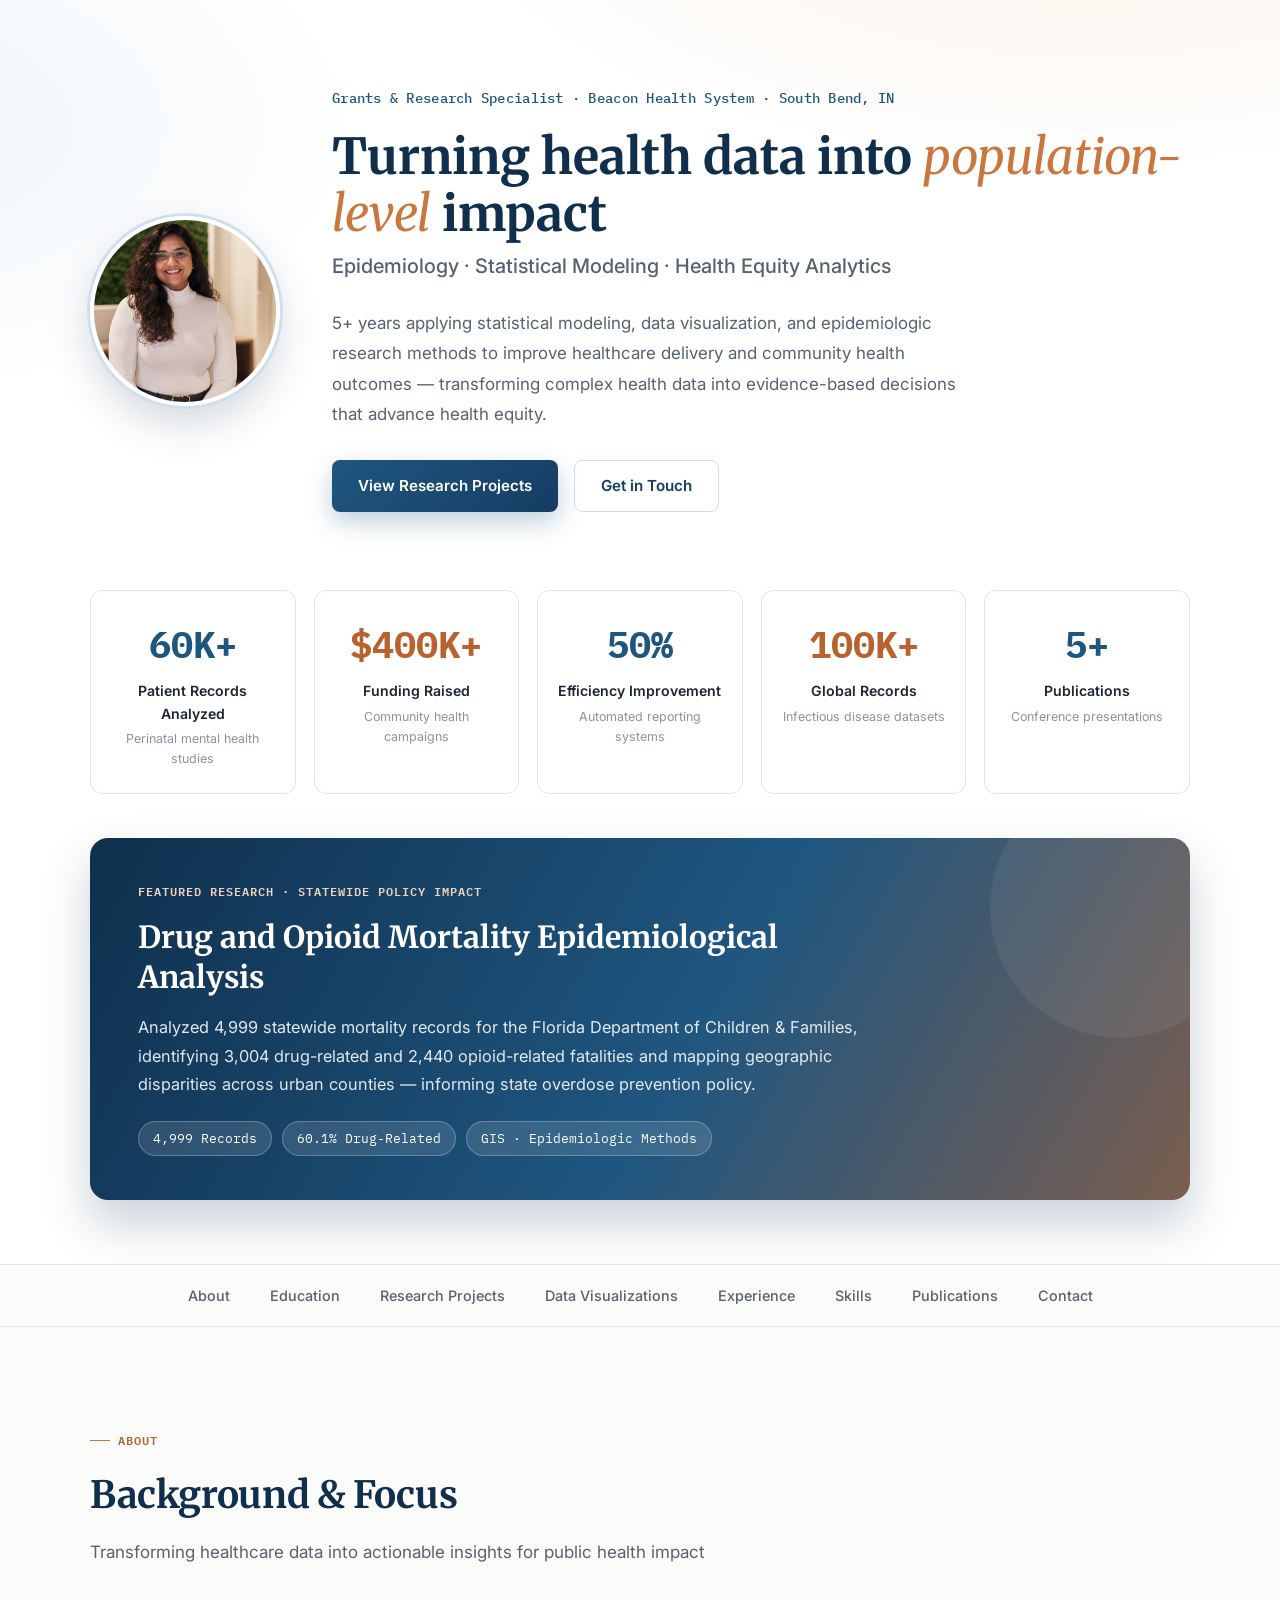
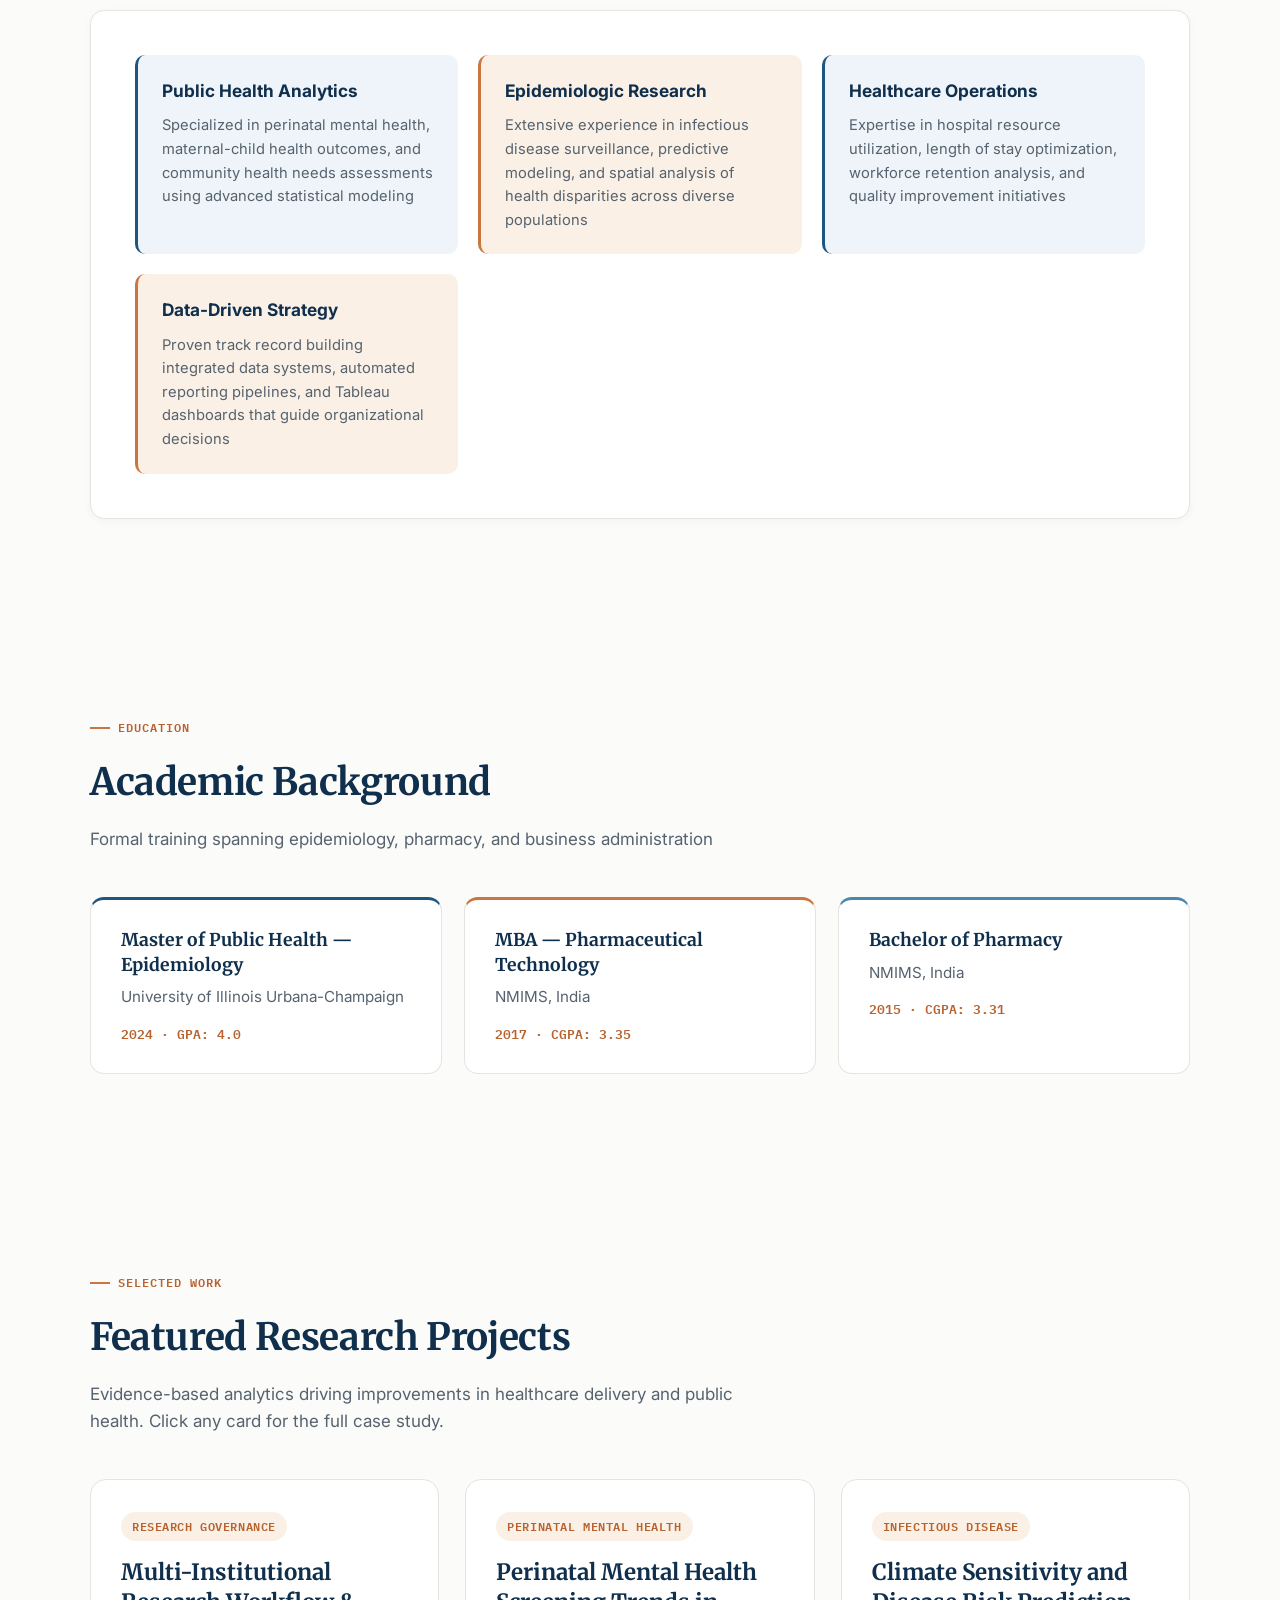
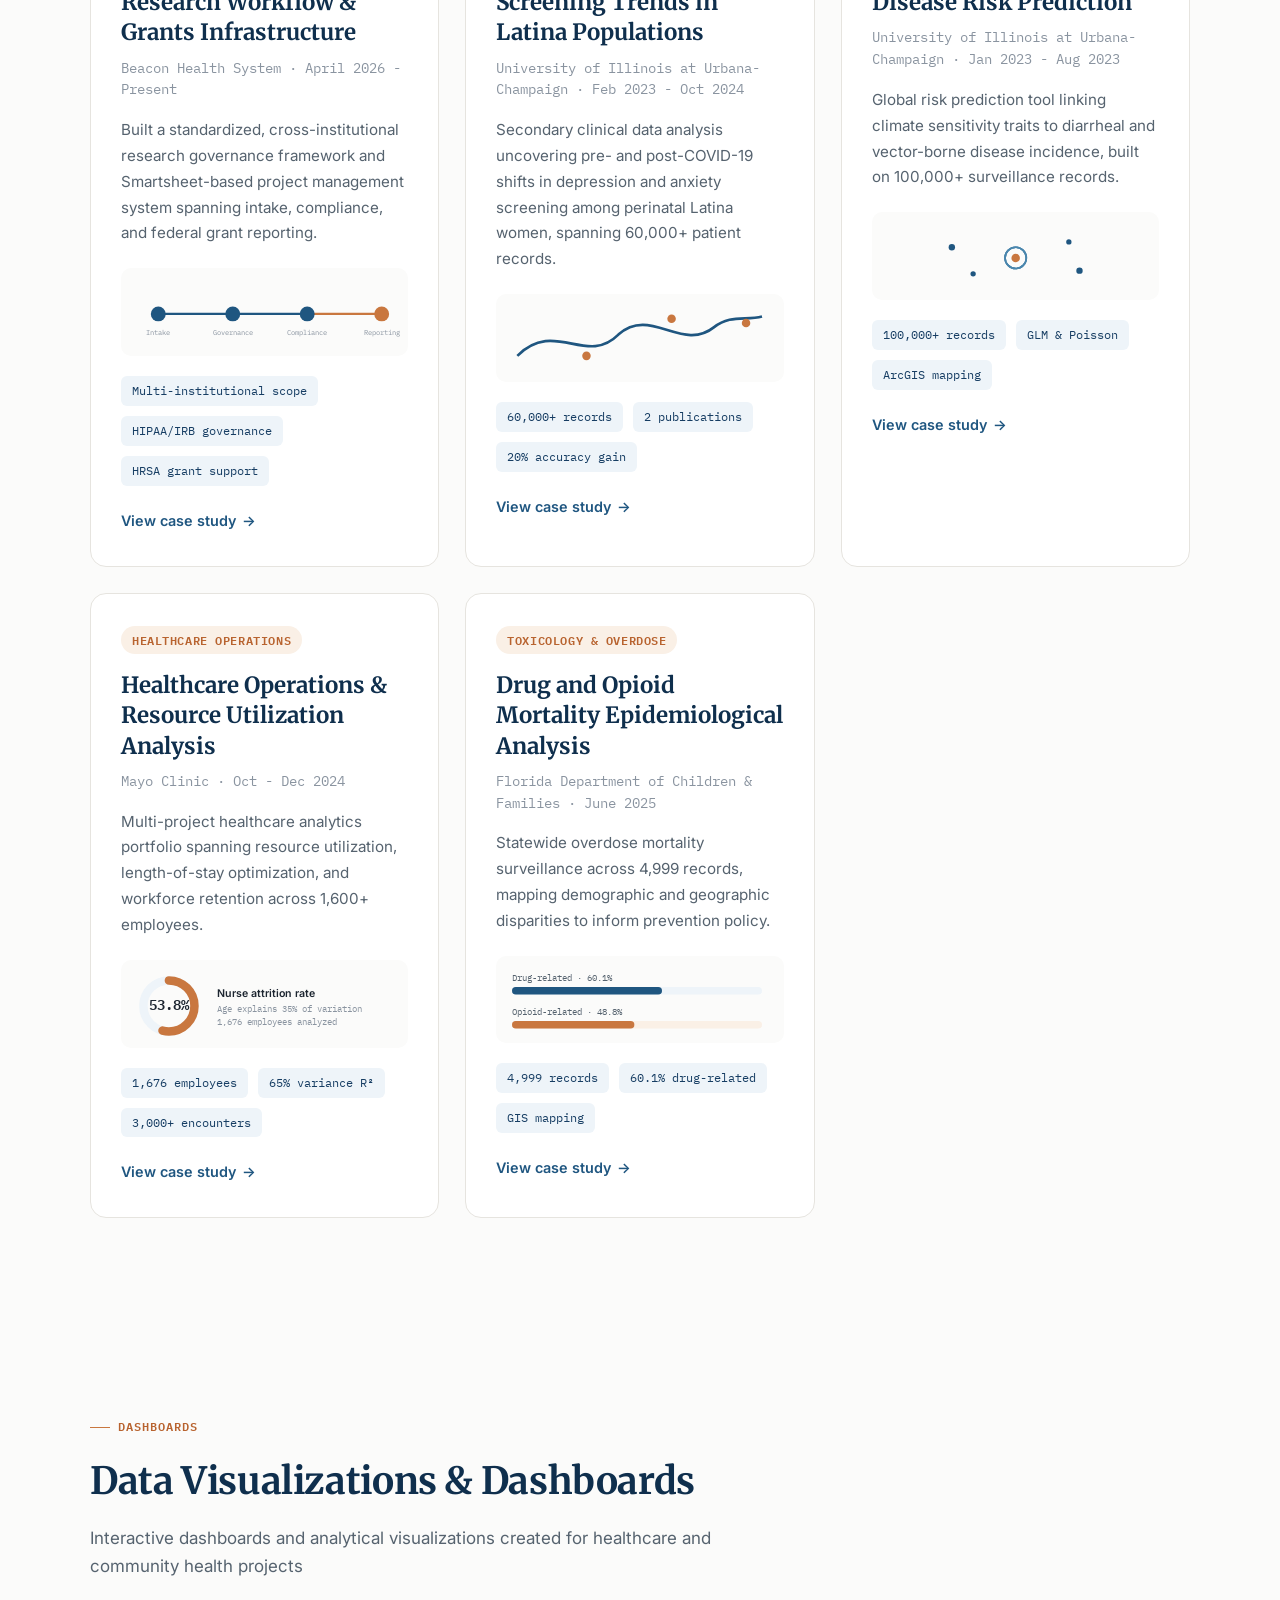
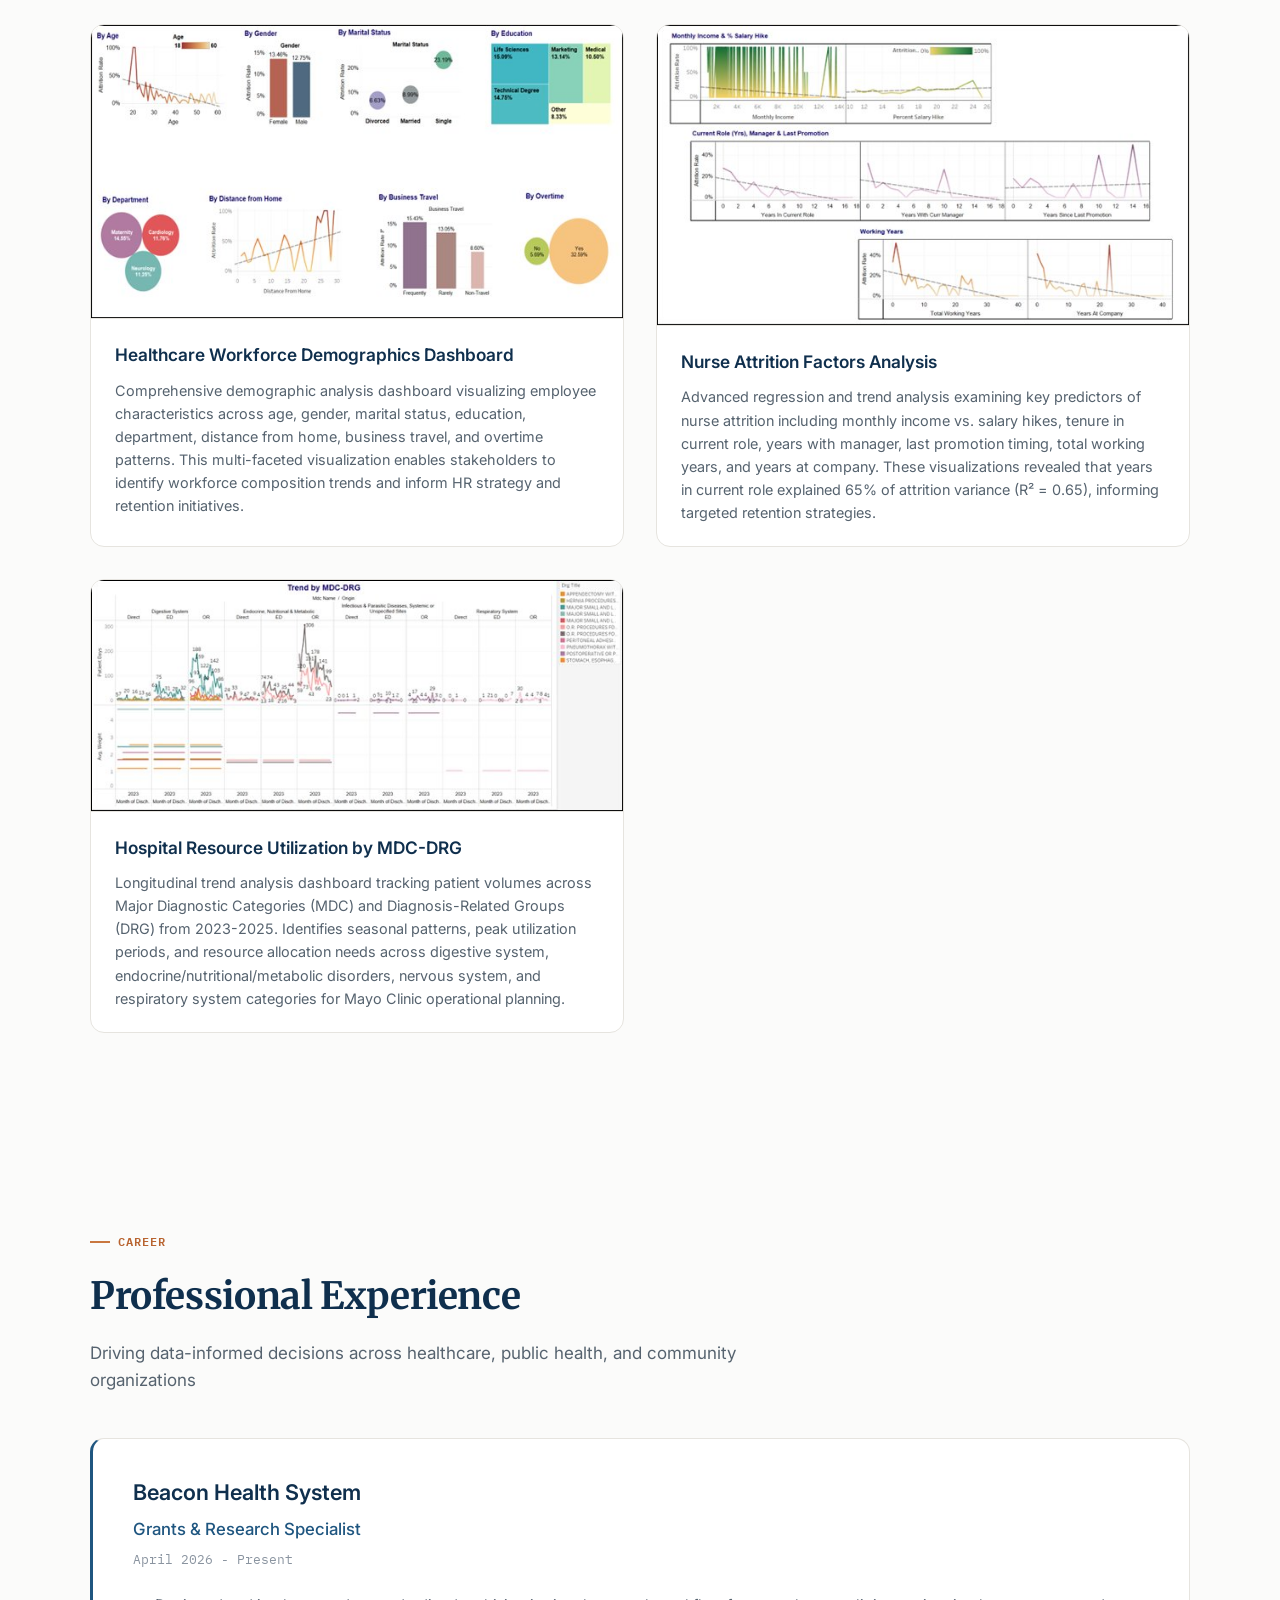
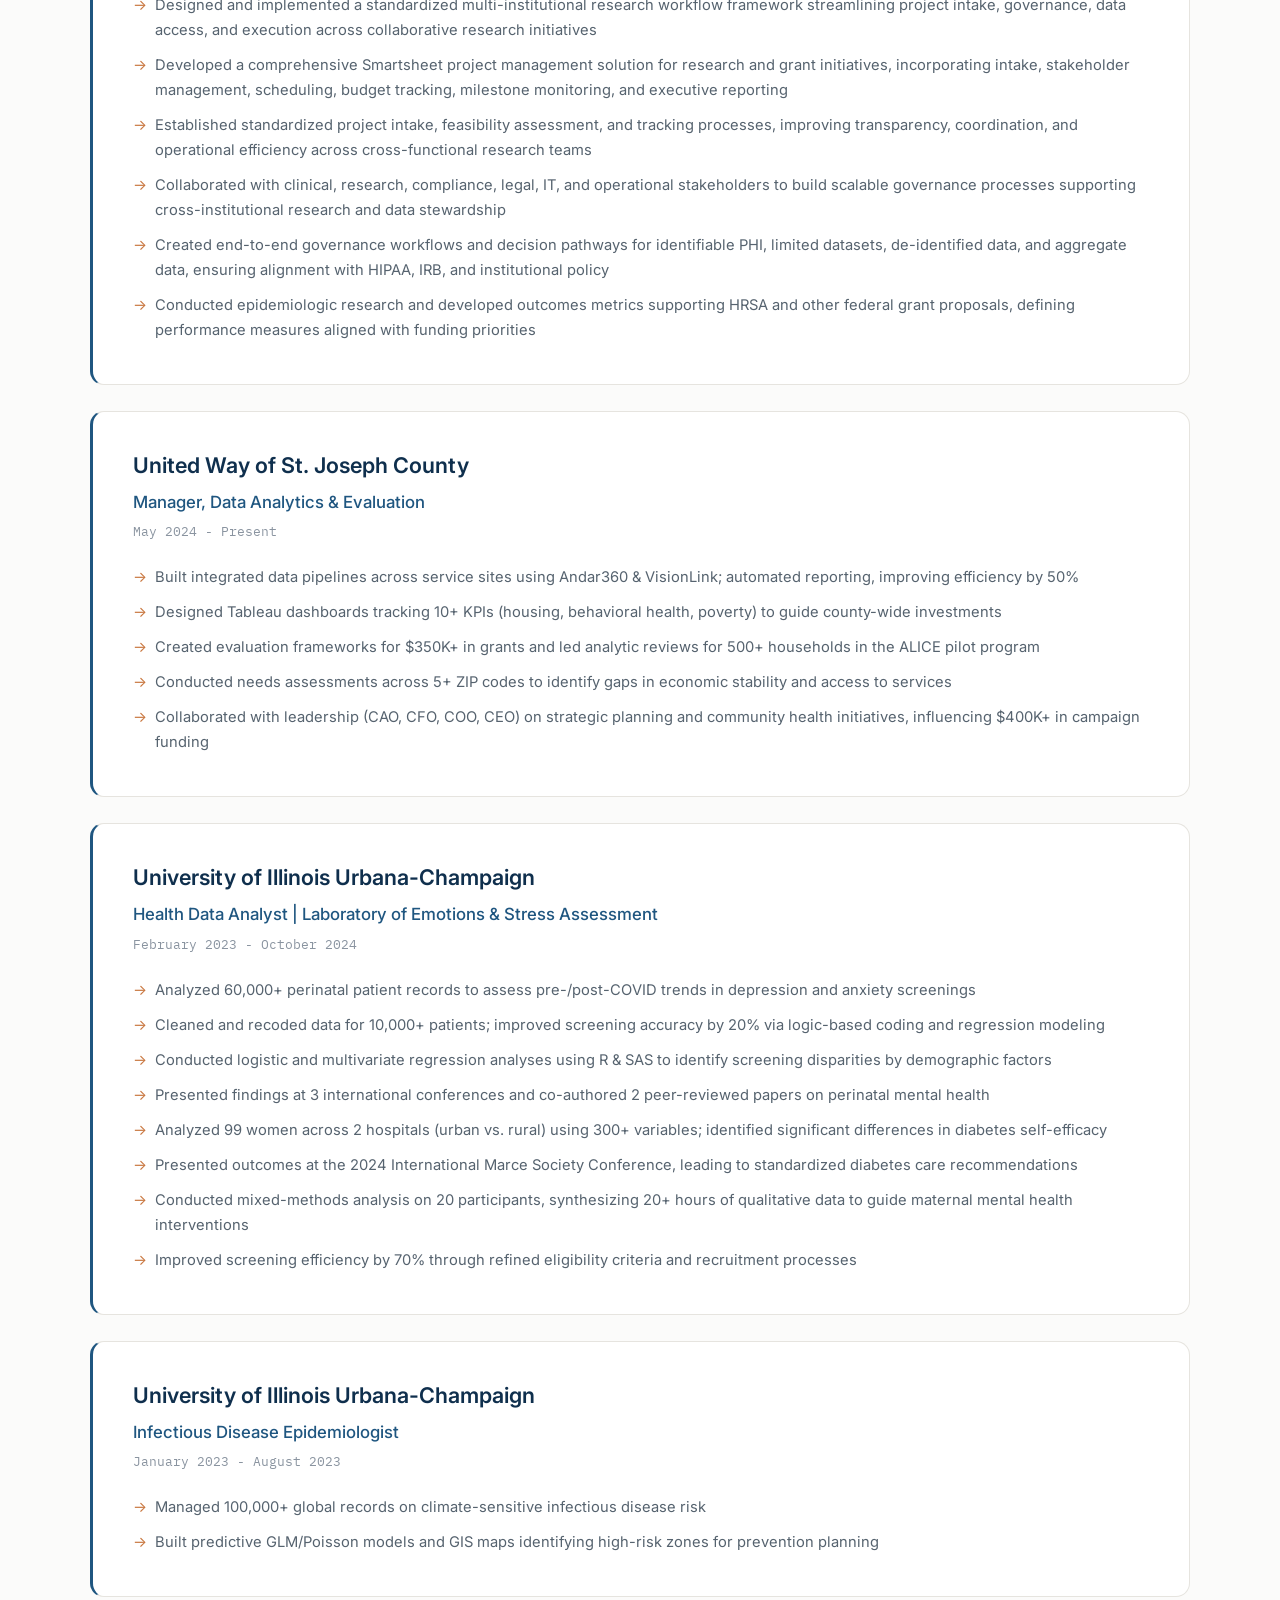
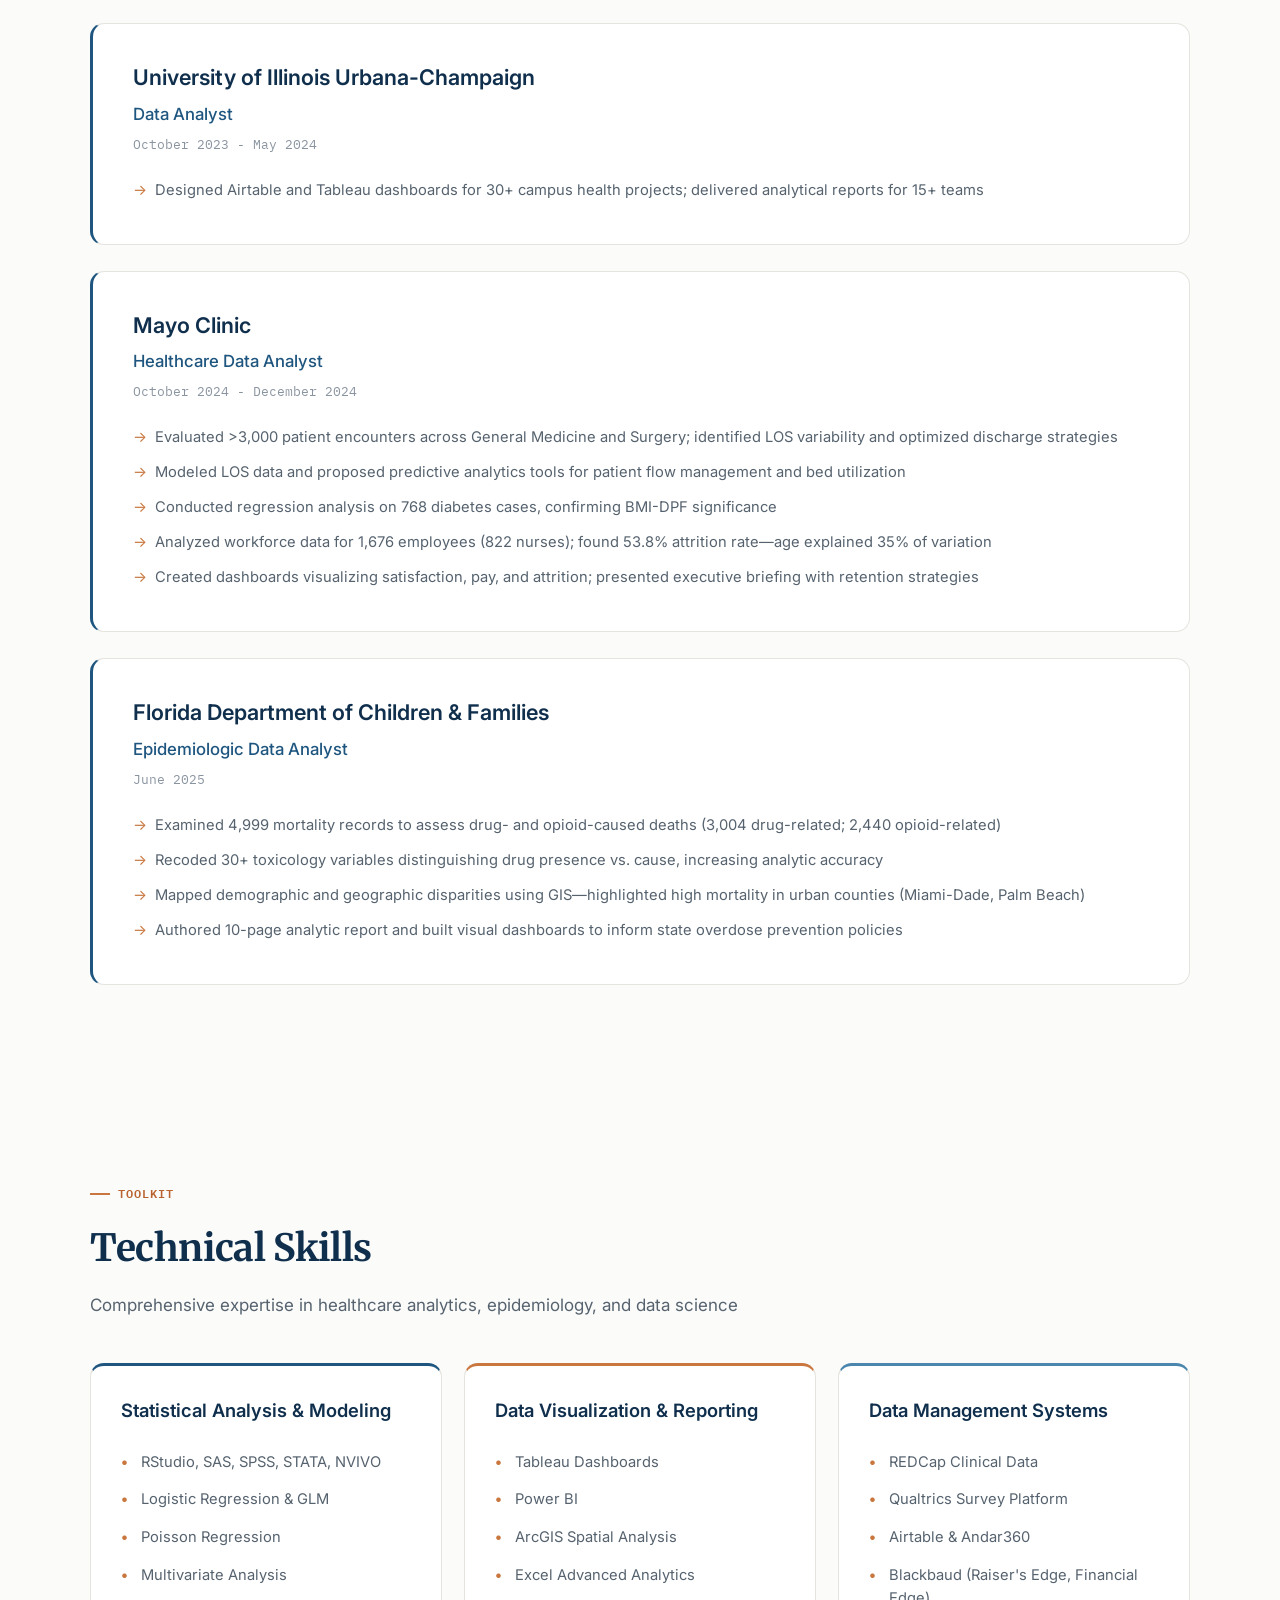
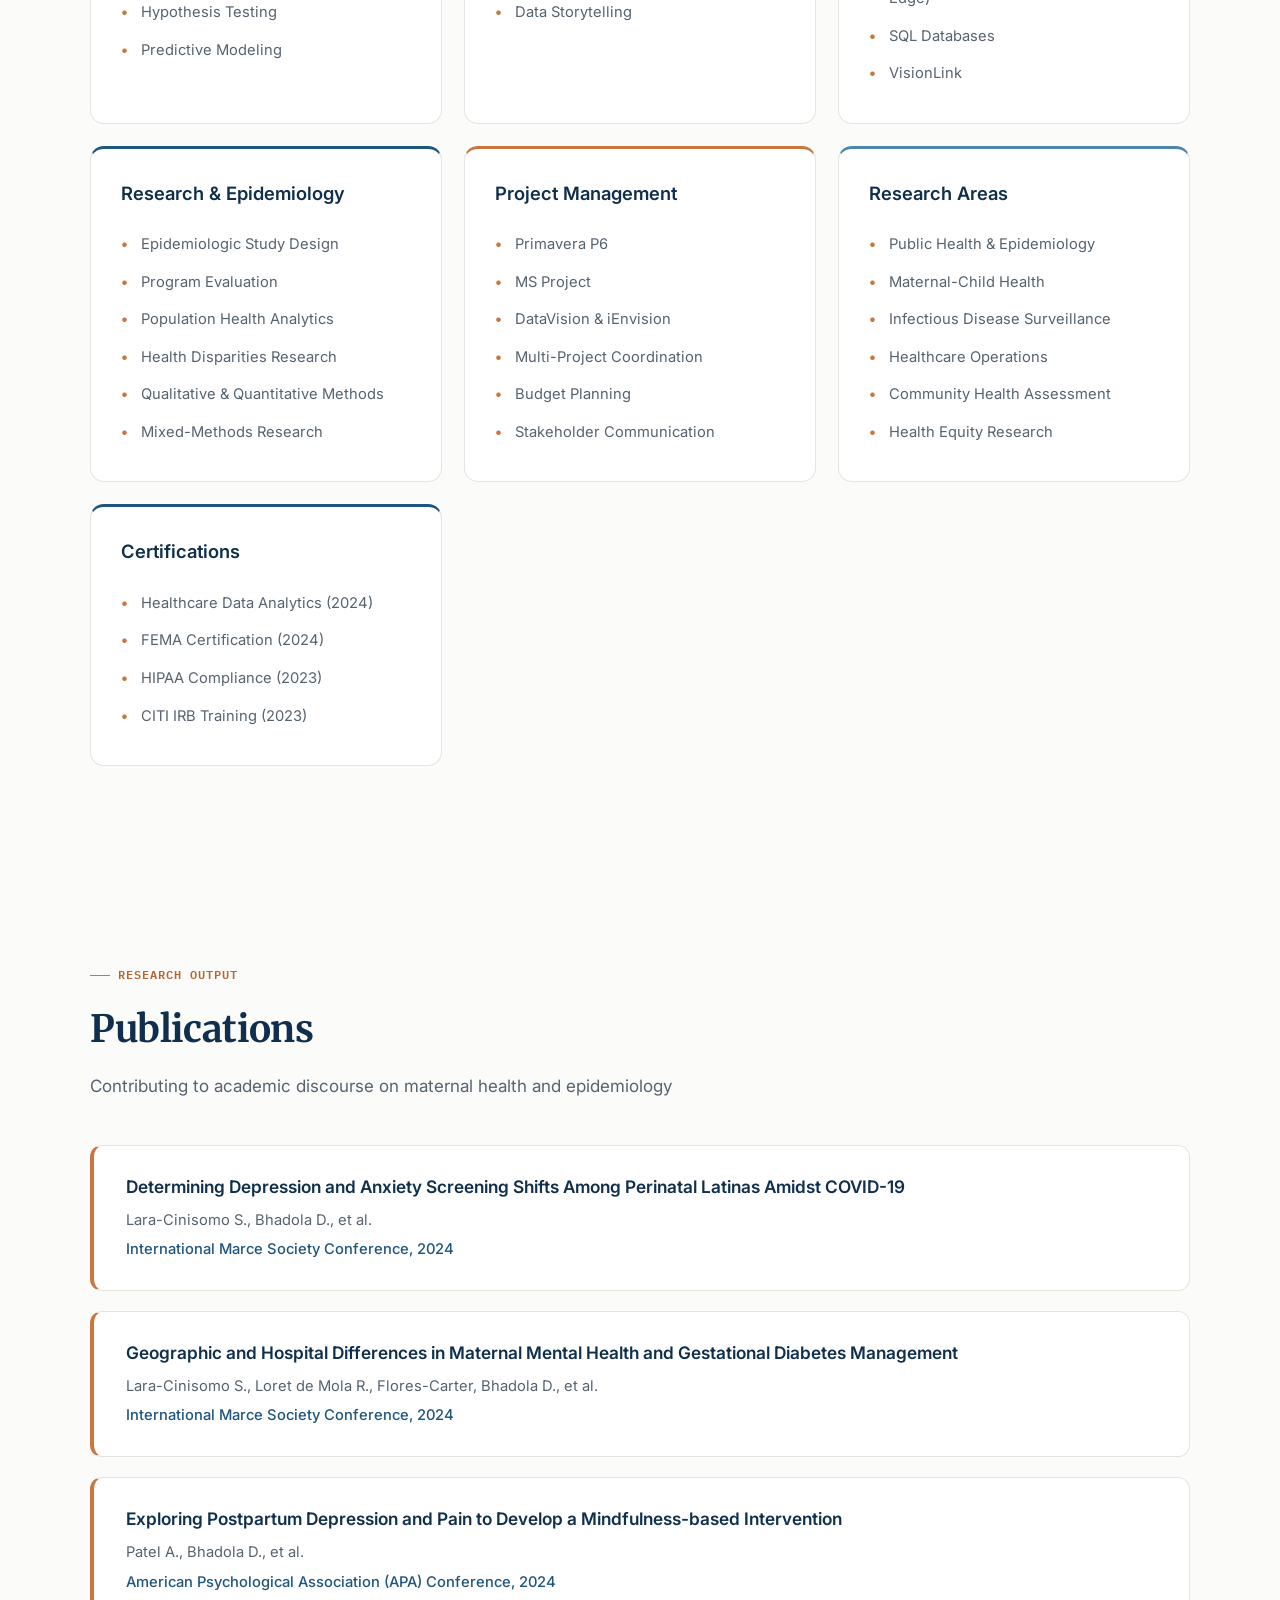
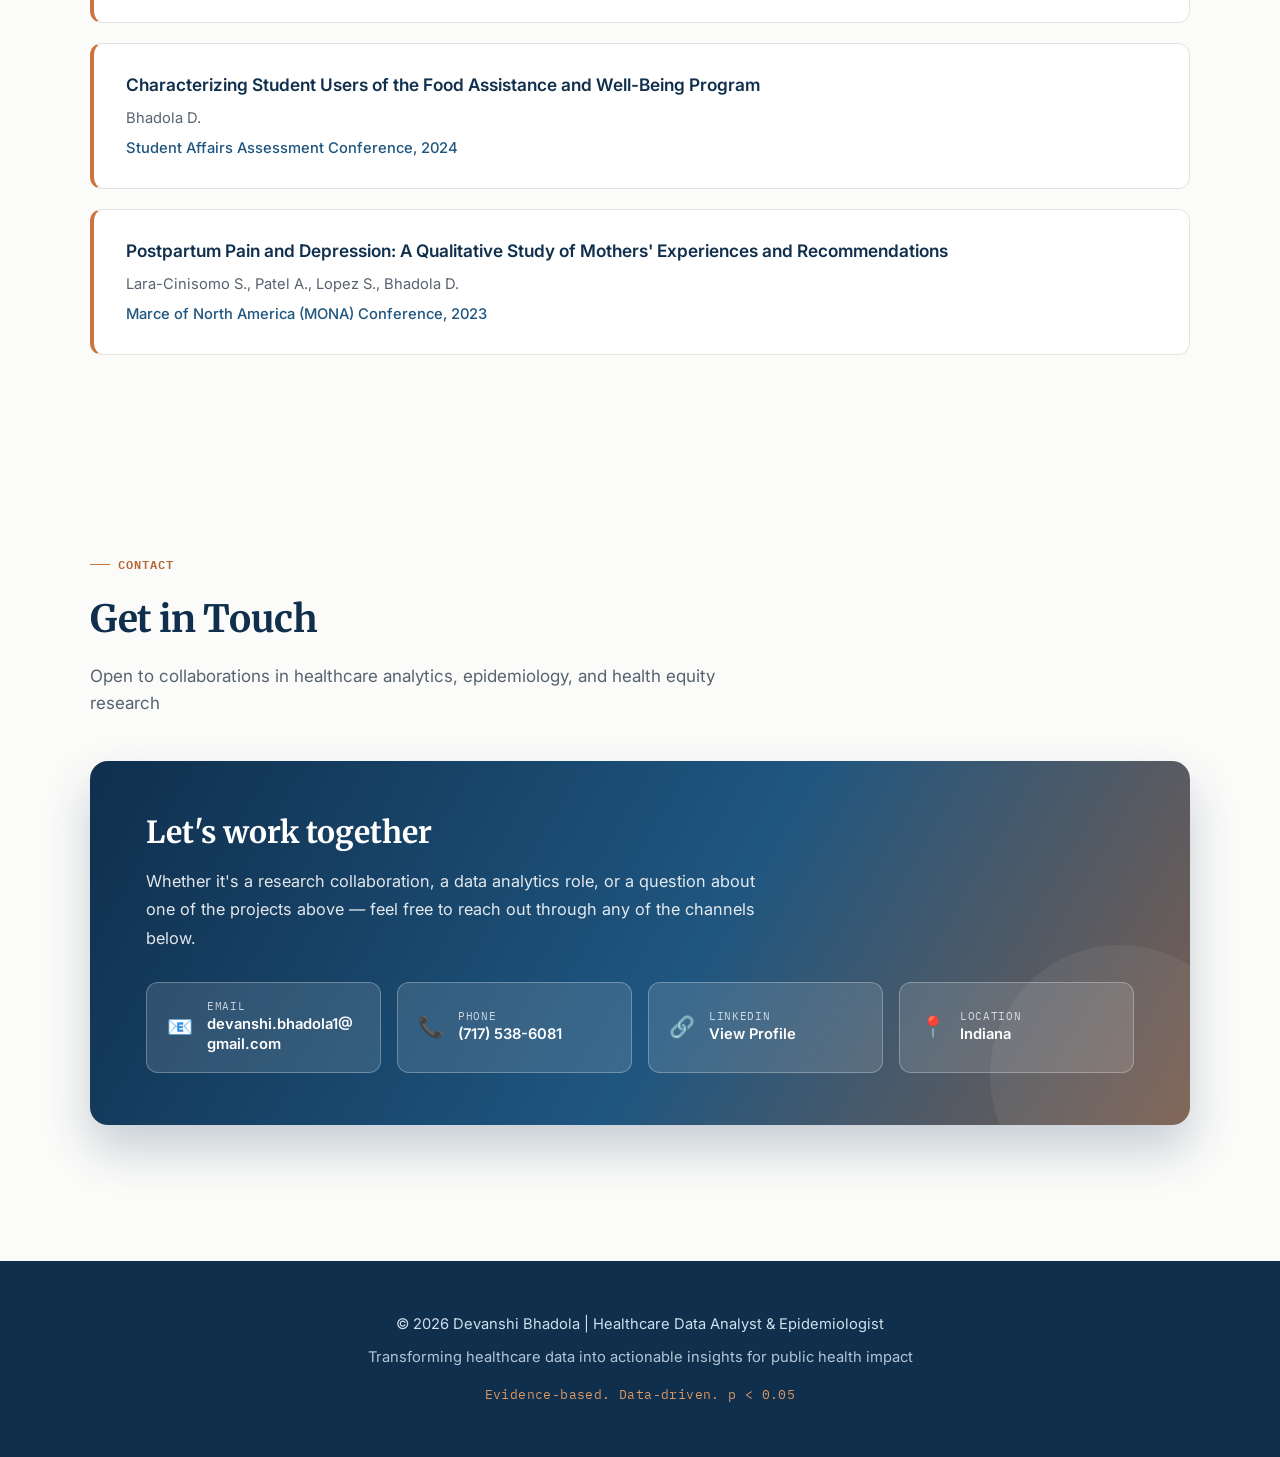
<file: index.html>
<!DOCTYPE html>
<html lang="en">
<head>
<meta charset="UTF-8">
<meta name="viewport" content="width=device-width, initial-scale=1.0">
<title>Devanshi Bhadola | Healthcare Data Analyst &amp; Epidemiologist</title>
<link rel="icon" type="image/png" sizes="192x192" href="./icon-192.png">
<link rel="apple-touch-icon" sizes="512x512" href="./icon-512.png">
<link href="https://fonts.googleapis.com/css2?family=Inter:wght@300;400;500;600;700&family=IBM+Plex+Mono:wght@400;500;600&family=Merriweather:ital,wght@0,300;0,400;0,700;1,400&display=swap" rel="stylesheet">
<style>
    * { margin: 0; padding: 0; box-sizing: border-box; }

    :root {
        /* Blue family */
        --blue-900: #0f2f4d;
        --blue-800: #163d63;
        --blue-700: #1f5680;
        --blue-500: #4a86ad;
        --blue-200: #cfe0ec;
        --blue-100: #eef4f9;

        /* Orange family (subtle, muted) */
        --orange-700: #b8632f;
        --orange-600: #c9773f;
        --orange-400: #dc9865;
        --orange-200: #f0d3ba;
        --orange-100: #faf0e6;

        --ink: #1c2530;
        --ink-soft: #56636f;
        --ink-faint: #8a94a0;
        --paper: #fbfbfa;
        --card: #ffffff;
        --line: #e6e4df;
    }

    html { scroll-behavior: smooth; }

    body {
        font-family: 'Inter', -apple-system, BlinkMacSystemFont, sans-serif;
        line-height: 1.6;
        color: var(--ink);
        background: var(--paper);
    }

    a { color: inherit; }

    ::selection { background: var(--orange-200); color: var(--ink); }

    /* ---------- Layout helpers ---------- */
    .container { max-width: 1180px; margin: 0 auto; padding: 0 40px; }
    section { padding: 96px 0; }
    .eyebrow {
        display: inline-flex;
        align-items: center;
        gap: 8px;
        font-family: 'IBM Plex Mono', monospace;
        font-size: 0.78rem;
        letter-spacing: 0.08em;
        text-transform: uppercase;
        color: var(--orange-700);
        font-weight: 600;
        margin-bottom: 14px;
    }
    .eyebrow::before {
        content: '';
        width: 20px;
        height: 1.5px;
        background: var(--orange-600);
        display: inline-block;
    }
    .section-title {
        font-size: 2.35rem;
        font-weight: 700;
        margin-bottom: 14px;
        color: var(--blue-900);
        font-family: 'Merriweather', serif;
        letter-spacing: -0.01em;
    }
    .section-subtitle {
        font-size: 1.0625rem;
        color: var(--ink-soft);
        margin-bottom: 44px;
        max-width: 680px;
    }

    /* ---------- Nav ---------- */
    nav {
        background: rgba(251, 251, 250, 0.9);
        backdrop-filter: blur(10px);
        border-bottom: 1px solid var(--line);
        position: sticky;
        top: 0;
        z-index: 200;
    }
    nav ul {
        list-style: none;
        display: flex;
        justify-content: center;
        gap: 40px;
        padding: 18px 40px;
        max-width: 1180px;
        margin: 0 auto;
        flex-wrap: wrap;
    }
    nav a {
        color: var(--ink-soft);
        text-decoration: none;
        font-weight: 500;
        font-size: 0.9rem;
        transition: color 0.25s ease;
        position: relative;
        padding-bottom: 4px;
    }
    nav a::after {
        content: '';
        position: absolute;
        bottom: -2px; left: 0;
        width: 0; height: 2px;
        background: linear-gradient(90deg, var(--blue-700), var(--orange-600));
        transition: width 0.3s ease;
    }
    nav a:hover { color: var(--blue-800); }
    nav a:hover::after { width: 100%; }

    /* ---------- Hero ---------- */
    header {
        background:
            radial-gradient(1100px 500px at 85% -10%, var(--orange-100) 0%, transparent 60%),
            radial-gradient(900px 500px at -10% 10%, var(--blue-100) 0%, transparent 55%),
            #ffffff;
        border-bottom: 1px solid var(--line);
        padding: 88px 0 64px;
        position: relative;
        overflow: hidden;
    }

    .header-content {
        max-width: 1180px;
        margin: 0 auto;
        padding: 0 40px;
        display: flex;
        gap: 52px;
        align-items: center;
        position: relative;
    }

    .profile-photo { flex-shrink: 0; }
    .profile-photo img {
        width: 190px;
        height: 190px;
        border-radius: 50%;
        object-fit: cover;
        border: 4px solid #fff;
        box-shadow: 0 0 0 3px var(--blue-200), 0 18px 40px rgba(15, 47, 77, 0.18);
    }

    .header-info { flex: 1; }

    .header-kicker {
        font-family: 'IBM Plex Mono', monospace;
        font-size: 0.85rem;
        color: var(--blue-700);
        font-weight: 500;
        margin-bottom: 18px;
        letter-spacing: 0.02em;
    }

    .header-title {
        font-size: 3.1rem;
        font-weight: 700;
        color: var(--blue-900);
        margin-bottom: 8px;
        font-family: 'Merriweather', serif;
        line-height: 1.15;
    }

    .header-title em {
        font-style: italic;
        color: var(--orange-600);
        font-weight: 400;
    }

    .header-subtitle {
        font-size: 1.25rem;
        color: var(--ink-soft);
        margin-bottom: 26px;
        font-weight: 500;
    }

    .header-description {
        font-size: 1.06rem;
        color: var(--ink-soft);
        line-height: 1.8;
        margin-bottom: 30px;
        max-width: 640px;
    }

    .header-cta { display: flex; gap: 16px; margin-bottom: 30px; flex-wrap: wrap; }

    .btn {
        display: inline-flex;
        align-items: center;
        gap: 8px;
        padding: 13px 26px;
        border-radius: 8px;
        font-weight: 600;
        font-size: 0.95rem;
        text-decoration: none;
        transition: transform 0.25s ease, box-shadow 0.25s ease, background 0.25s ease;
        cursor: pointer;
        border: none;
    }
    .btn-primary {
        background: linear-gradient(135deg, var(--blue-700), var(--blue-800));
        color: #fff;
        box-shadow: 0 10px 24px rgba(31, 86, 128, 0.28);
    }
    .btn-primary:hover { transform: translateY(-2px); box-shadow: 0 14px 30px rgba(31, 86, 128, 0.36); }
    .btn-outline {
        background: transparent;
        color: var(--blue-800);
        border: 1.5px solid var(--blue-200);
    }
    .btn-outline:hover { border-color: var(--orange-600); color: var(--orange-700); transform: translateY(-2px); }

    .header-meta { display: flex; gap: 28px; flex-wrap: wrap; align-items: center; }
    .meta-item { display: flex; align-items: center; gap: 8px; color: var(--ink-soft); font-size: 0.92rem; }
    .meta-item a { color: var(--blue-700); text-decoration: none; font-weight: 500; }
    .meta-item a:hover { color: var(--orange-700); text-decoration: underline; }

    /* ---------- Impact stats ---------- */
    .impact-stats {
        display: grid;
        grid-template-columns: repeat(auto-fit, minmax(180px, 1fr));
        gap: 18px;
        margin-top: 8px;
        max-width: 1180px;
        margin-left: auto;
        margin-right: auto;
        padding: 40px 40px 0;
    }

    .stat-card {
        background: var(--card);
        border: 1px solid var(--line);
        border-radius: 12px;
        padding: 24px 20px;
        text-align: center;
        transition: transform 0.35s cubic-bezier(.22,1,.36,1), box-shadow 0.35s ease, border-color 0.35s ease;
        position: relative;
        overflow: hidden;
    }
    .stat-card::before {
        content: '';
        position: absolute; inset: 0;
        background: linear-gradient(135deg, var(--blue-700), var(--orange-600));
        opacity: 0;
        transition: opacity 0.35s ease;
        z-index: 0;
    }
    .stat-card:nth-child(even) .stat-value { color: var(--orange-700); }
    .stat-card:hover {
        transform: translateY(-6px);
        box-shadow: 0 16px 32px rgba(15, 47, 77, 0.14);
        border-color: transparent;
    }
    .stat-value, .stat-label, .stat-detail { position: relative; z-index: 1; }
    .stat-value {
        font-size: 2.3rem;
        font-weight: 700;
        color: var(--blue-700);
        margin-bottom: 6px;
        font-family: 'IBM Plex Mono', monospace;
    }
    .stat-label { font-size: 0.88rem; font-weight: 600; color: var(--ink); margin-bottom: 4px; }
    .stat-detail { font-size: 0.78rem; color: var(--ink-faint); }

    /* ---------- Featured banner ---------- */
    .featured-banner {
        margin: 0 auto 0;
        max-width: 1180px;
        padding: 0 40px;
    }
    .featured-card {
        background: linear-gradient(120deg, var(--blue-900) 0%, var(--blue-700) 55%, var(--orange-700) 130%);
        border-radius: 18px;
        padding: 44px 48px;
        color: #fff;
        position: relative;
        overflow: hidden;
        box-shadow: 0 24px 48px rgba(15, 47, 77, 0.22);
    }
    .featured-card::after {
        content: '';
        position: absolute;
        right: -60px; top: -60px;
        width: 260px; height: 260px;
        border-radius: 50%;
        background: rgba(255,255,255,0.06);
    }
    .featured-eyebrow {
        font-family: 'IBM Plex Mono', monospace;
        font-size: 0.78rem;
        letter-spacing: 0.08em;
        text-transform: uppercase;
        color: var(--orange-200);
        font-weight: 600;
        margin-bottom: 16px;
        position: relative; z-index: 1;
    }
    .featured-card h3 {
        font-family: 'Merriweather', serif;
        font-size: 1.9rem;
        margin-bottom: 16px;
        max-width: 760px;
        position: relative; z-index: 1;
        line-height: 1.3;
    }
    .featured-card p {
        max-width: 720px;
        color: rgba(255,255,255,0.88);
        font-size: 1.02rem;
        line-height: 1.75;
        position: relative; z-index: 1;
        margin-bottom: 22px;
    }
    .featured-tags { display: flex; gap: 10px; flex-wrap: wrap; position: relative; z-index: 1; }
    .featured-tags span {
        background: rgba(255,255,255,0.12);
        border: 1px solid rgba(255,255,255,0.25);
        padding: 6px 14px;
        border-radius: 20px;
        font-size: 0.82rem;
        font-family: 'IBM Plex Mono', monospace;
    }

    /* ---------- Contact ---------- */
    .contact-card {
        background: linear-gradient(120deg, var(--blue-900) 0%, var(--blue-700) 55%, var(--orange-700) 130%);
        border-radius: 18px;
        padding: 52px 56px;
        color: #fff;
        position: relative;
        overflow: hidden;
        box-shadow: 0 24px 48px rgba(15, 47, 77, 0.22);
    }
    .contact-card::after {
        content: '';
        position: absolute;
        right: -60px; bottom: -80px;
        width: 260px; height: 260px;
        border-radius: 50%;
        background: rgba(255,255,255,0.06);
        z-index: 0;
        pointer-events: none;
    }
    .contact-card h3 {
        font-family: 'Merriweather', serif;
        font-size: 1.9rem;
        margin-bottom: 14px;
        max-width: 620px;
        position: relative; z-index: 1;
        line-height: 1.3;
    }
    .contact-card p {
        max-width: 620px;
        color: rgba(255,255,255,0.88);
        font-size: 1.02rem;
        line-height: 1.75;
        position: relative; z-index: 1;
        margin-bottom: 30px;
    }
    .contact-links {
        display: grid;
        grid-template-columns: repeat(auto-fit, minmax(220px, 1fr));
        gap: 16px;
        position: relative;
        z-index: 2;
    }
    .contact-link {
        display: flex;
        align-items: center;
        gap: 14px;
        background: rgba(255,255,255,0.12);
        border: 1px solid rgba(255,255,255,0.28);
        border-radius: 12px;
        padding: 18px 20px;
        text-decoration: none;
        color: #fff;
        position: relative;
        z-index: 2;
        transition: transform 0.3s ease, background 0.3s ease;
    }
    .contact-link:hover { transform: translateY(-4px); background: rgba(255,255,255,0.22); }
    .contact-link .icon { font-size: 1.3rem; line-height: 1; flex-shrink: 0; }
    .contact-link .text { display: flex; flex-direction: column; gap: 3px; min-width: 0; }
    .contact-link .label { font-size: 0.7rem; text-transform: uppercase; letter-spacing: 0.06em; opacity: 0.75; font-family: 'IBM Plex Mono', monospace; line-height: 1; }
    .contact-link .value { font-size: 0.92rem; font-weight: 600; line-height: 1.3; word-break: break-word; }

    /* ---------- About ---------- */
    .about-content {
        background: var(--card);
        padding: 44px;
        border-radius: 14px;
        border: 1px solid var(--line);
        box-shadow: 0 2px 8px rgba(15,47,77,0.04);
    }
    .about-text { font-size: 1.02rem; line-height: 1.85; color: var(--ink-soft); margin-bottom: 22px; }
    .expertise-areas {
        display: grid;
        grid-template-columns: repeat(auto-fit, minmax(270px, 1fr));
        gap: 20px;
        margin-top: 36px;
    }
    .expertise-card {
        padding: 22px 24px;
        background: var(--blue-100);
        border-radius: 10px;
        border-left: 3px solid var(--blue-700);
        transition: transform 0.3s ease, background 0.3s ease;
    }
    .expertise-card:nth-child(even) {
        background: var(--orange-100);
        border-left-color: var(--orange-600);
    }
    .expertise-card:hover { transform: translateX(4px); }
    .expertise-card h3 { font-size: 1.08rem; color: var(--blue-900); margin-bottom: 10px; }
    .expertise-card p { font-size: 0.92rem; color: var(--ink-soft); line-height: 1.6; }

    /* ---------- Education ---------- */
    .education-grid {
        display: grid;
        grid-template-columns: repeat(auto-fit, minmax(260px, 1fr));
        gap: 22px;
    }
    .education-card {
        background: var(--card);
        padding: 28px 30px;
        border-radius: 14px;
        border: 1px solid var(--line);
        border-top: 3px solid var(--blue-700);
        transition: transform 0.3s ease, box-shadow 0.3s ease;
    }
    .education-card:nth-child(2) { border-top-color: var(--orange-600); }
    .education-card:nth-child(3) { border-top-color: var(--blue-500); }
    .education-card:hover { transform: translateY(-4px); box-shadow: 0 14px 28px rgba(15,47,77,0.1); }
    .education-degree {
        font-family: 'Merriweather', serif;
        font-size: 1.1rem;
        color: var(--blue-900);
        margin-bottom: 8px;
        line-height: 1.4;
        font-weight: 700;
    }
    .education-school { font-size: 0.95rem; color: var(--ink-soft); margin-bottom: 14px; }
    .education-meta {
        display: flex;
        gap: 8px;
        font-family: 'IBM Plex Mono', monospace;
        font-size: 0.82rem;
        color: var(--orange-700);
        font-weight: 600;
    }

    /* ---------- Project cards (grid + modal) ---------- */
    .project-grid {
        display: grid;
        grid-template-columns: repeat(auto-fit, minmax(320px, 1fr));
        gap: 26px;
    }

    .project-card {
        background: var(--card);
        border: 1px solid var(--line);
        border-radius: 16px;
        padding: 32px 30px;
        cursor: pointer;
        position: relative;
        overflow: hidden;
        transition: transform 0.45s cubic-bezier(.22,1,.36,1), box-shadow 0.45s ease, border-color 0.45s ease;
    }
    .project-card::before {
        content: '';
        position: absolute;
        top: 0; left: 0; right: 0;
        height: 4px;
        background: linear-gradient(90deg, var(--blue-700), var(--orange-600));
        transform: scaleX(0);
        transform-origin: left;
        transition: transform 0.45s cubic-bezier(.22,1,.36,1);
    }
    .project-card:hover {
        transform: translateY(-8px);
        box-shadow: 0 22px 44px rgba(15, 47, 77, 0.16);
        border-color: transparent;
    }
    .project-card:hover::before { transform: scaleX(1); }

    .project-card-tag {
        display: inline-block;
        font-family: 'IBM Plex Mono', monospace;
        font-size: 0.72rem;
        letter-spacing: 0.05em;
        text-transform: uppercase;
        color: var(--orange-700);
        background: var(--orange-100);
        padding: 5px 11px;
        border-radius: 20px;
        font-weight: 600;
        margin-bottom: 16px;
    }

    .project-card h3 {
        font-family: 'Merriweather', serif;
        font-size: 1.4rem;
        color: var(--blue-900);
        margin-bottom: 10px;
        line-height: 1.35;
    }

    .project-card-meta {
        font-size: 0.85rem;
        color: var(--ink-faint);
        margin-bottom: 16px;
        font-family: 'IBM Plex Mono', monospace;
    }

    .project-card-summary {
        font-size: 0.95rem;
        color: var(--ink-soft);
        line-height: 1.7;
        margin-bottom: 22px;
    }

    /* Animated overview visualization inside each project card */
    .project-card-viz { margin: 2px 0 20px; background: var(--paper); border-radius: 10px; padding: 14px 16px 10px; }
    .viz-svg { width: 100%; height: auto; display: block; overflow: visible; }
    .viz-caption { font-size: 0.72rem; color: var(--ink-faint); font-family: 'IBM Plex Mono', monospace; margin-top: 8px; letter-spacing: 0.01em; }

    .viz-line, .viz-line-path {
        fill: none;
        transition: stroke-dashoffset 1.2s cubic-bezier(.22,1,.36,1);
    }
    .viz-node, .viz-marker {
        transform-box: fill-box;
        transform-origin: center;
        opacity: 0;
        transform: scale(0.3);
        transition: transform 0.5s ease, opacity 0.5s ease;
    }
    .project-card.in-view .viz-node,
    .project-card.in-view .viz-marker { opacity: 1; transform: scale(1); }
    .project-card.in-view .viz-line,
    .project-card.in-view .viz-line-path { stroke-dashoffset: 0; }

    .viz-bar {
        transform: scaleX(0);
        transform-origin: 0 50%;
        transition: transform 1.1s cubic-bezier(.22,1,.36,1);
    }
    .project-card.in-view .viz-bar { transform: scaleX(1); }

    .viz-gauge { transition: stroke-dashoffset 1.3s cubic-bezier(.22,1,.36,1); }
    .project-card.in-view .viz-gauge { stroke-dashoffset: var(--target-offset); }

    .viz-pulse-ring {
        animation: vizPulse 3s ease-out infinite;
        animation-play-state: paused;
        transform-box: fill-box;
        transform-origin: center;
    }
    .project-card.in-view .viz-pulse-ring { animation-play-state: running; }
    @keyframes vizPulse {
        0% { opacity: 0.9; transform: scale(0.6); }
        70% { opacity: 0; transform: scale(1.6); }
        100% { opacity: 0; transform: scale(1.6); }
    }

    .project-card-metrics { display: flex; gap: 10px; flex-wrap: wrap; margin-bottom: 22px; }
    .project-card-metrics span {
        font-size: 0.78rem;
        font-family: 'IBM Plex Mono', monospace;
        background: var(--blue-100);
        color: var(--blue-800);
        padding: 5px 11px;
        border-radius: 6px;
    }

    .project-card-link {
        font-size: 0.9rem;
        font-weight: 600;
        color: var(--blue-700);
        display: inline-flex;
        align-items: center;
        gap: 6px;
    }
    .project-card-link .arrow { transition: transform 0.3s ease; display: inline-block; }
    .project-card:hover .project-card-link .arrow { transform: translateX(5px); }

    /* Modal */
    .modal-backdrop {
        position: fixed; inset: 0;
        background: rgba(15, 25, 35, 0.55);
        backdrop-filter: blur(3px);
        z-index: 1000;
        display: flex;
        align-items: flex-start;
        justify-content: center;
        padding: 60px 24px;
        opacity: 0;
        pointer-events: none;
        transition: opacity 0.35s ease;
        overflow-y: auto;
    }
    .modal-backdrop.open { opacity: 1; pointer-events: auto; }

    .modal-panel {
        background: var(--card);
        max-width: 780px;
        width: 100%;
        border-radius: 18px;
        overflow: hidden;
        transform: translateY(28px) scale(0.97);
        opacity: 0;
        transition: transform 0.45s cubic-bezier(.22,1,.36,1), opacity 0.4s ease;
        box-shadow: 0 40px 80px rgba(15, 25, 35, 0.35);
    }
    .modal-backdrop.open .modal-panel { transform: translateY(0) scale(1); opacity: 1; }

    .modal-header {
        background: linear-gradient(135deg, var(--blue-800) 0%, var(--blue-700) 60%, var(--orange-700) 140%);
        color: #fff;
        padding: 38px 44px;
        position: relative;
    }
    .modal-close {
        position: absolute;
        top: 22px; right: 22px;
        width: 34px; height: 34px;
        border-radius: 50%;
        border: none;
        background: rgba(255,255,255,0.15);
        color: #fff;
        font-size: 1.1rem;
        cursor: pointer;
        transition: background 0.25s ease, transform 0.25s ease;
        display: flex; align-items: center; justify-content: center;
    }
    .modal-close:hover { background: rgba(255,255,255,0.3); transform: rotate(90deg); }
    .modal-header h3 { font-family: 'Merriweather', serif; font-size: 1.6rem; margin-bottom: 12px; padding-right: 40px; }
    .modal-meta { display: flex; gap: 18px; font-size: 0.88rem; opacity: 0.92; flex-wrap: wrap; }

    .modal-body { padding: 40px 44px; max-height: 62vh; overflow-y: auto; }
    .modal-body p { color: var(--ink-soft); font-size: 1rem; line-height: 1.8; margin-bottom: 16px; }
    .modal-image { width: 100%; border-radius: 12px; border: 1px solid var(--line); display: block; margin-bottom: 10px; }
    .modal-image-caption { font-size: 0.85rem !important; color: var(--ink-faint) !important; line-height: 1.5 !important; margin-bottom: 24px !important; font-style: italic; }
    .modal-highlight-block { background: var(--blue-100); padding: 26px 28px; border-radius: 10px; margin: 22px 0; }
    .modal-highlight-block h4 { font-size: 1rem; color: var(--blue-900); margin-bottom: 16px; font-weight: 600; }
    .modal-highlight-block:nth-of-type(even) { background: var(--orange-100); }
    .modal-highlight-block ul { list-style: none; display: grid; gap: 10px; }
    .modal-highlight-block li { padding-left: 24px; position: relative; color: var(--ink-soft); font-size: 0.93rem; line-height: 1.6; }
    .modal-highlight-block li::before { content: '✓'; position: absolute; left: 0; color: var(--blue-700); font-weight: 700; }
    .modal-highlight-block:nth-of-type(even) li::before { color: var(--orange-700); }

    .modal-tech { margin-top: 26px; padding-top: 22px; border-top: 1px solid var(--line); }
    .modal-tech h5 { font-size: 0.9rem; color: var(--blue-900); margin-bottom: 14px; font-weight: 600; }
    .modal-tech-tags { display: flex; flex-wrap: wrap; gap: 10px; }
    .modal-tech-tags span {
        padding: 6px 14px; background: var(--paper); border: 1px solid var(--line);
        border-radius: 20px; font-size: 0.82rem; font-family: 'IBM Plex Mono', monospace;
    }

    body.modal-open { overflow: hidden; }

    /* ---------- Dashboard gallery ---------- */
    .dashboard-gallery {
        display: grid;
        grid-template-columns: repeat(auto-fit, minmax(480px, 1fr));
        gap: 32px;
        margin-top: 8px;
    }
    .dashboard-item {
        background: var(--card);
        border-radius: 14px;
        overflow: hidden;
        border: 1px solid var(--line);
        transition: transform 0.4s cubic-bezier(.22,1,.36,1), box-shadow 0.4s ease;
    }
    .dashboard-item:hover { transform: translateY(-6px); box-shadow: 0 20px 40px rgba(15,47,77,0.14); }
    .dashboard-item img { width: 100%; height: auto; display: block; border-bottom: 1px solid var(--line); }
    .dashboard-caption { padding: 22px 24px; }
    .dashboard-caption h4 { font-size: 1.08rem; color: var(--blue-900); margin-bottom: 10px; font-weight: 600; }
    .dashboard-caption p { font-size: 0.9rem; color: var(--ink-soft); line-height: 1.6; }

    /* ---------- Skills ---------- */
    .skills-grid { display: grid; grid-template-columns: repeat(auto-fit, minmax(290px, 1fr)); gap: 22px; }
    .skill-category {
        background: var(--card); padding: 30px; border-radius: 14px; border: 1px solid var(--line);
        border-top: 3px solid var(--blue-700);
        transition: transform 0.3s ease, box-shadow 0.3s ease;
    }
    .skill-category:nth-child(3n+2) { border-top-color: var(--orange-600); }
    .skill-category:nth-child(3n) { border-top-color: var(--blue-500); }
    .skill-category:hover { transform: translateY(-4px); box-shadow: 0 14px 28px rgba(15,47,77,0.1); }
    .skill-category h3 { font-size: 1.15rem; color: var(--blue-900); margin-bottom: 18px; font-weight: 600; }
    .skill-list { list-style: none; }
    .skill-list li { padding: 7px 0; color: var(--ink-soft); font-size: 0.92rem; position: relative; padding-left: 20px; }
    .skill-list li::before { content: '•'; position: absolute; left: 0; color: var(--orange-600); font-weight: bold; }

    /* ---------- Experience ---------- */
    .experience-list { display: grid; gap: 26px; }
    .experience-item {
        background: var(--card); padding: 36px 40px; border-radius: 14px; border: 1px solid var(--line);
        border-left: 3px solid var(--blue-700);
        transition: border-color 0.3s ease;
    }
    .experience-item:hover { border-left-color: var(--orange-600); }
    .experience-item h3 { font-size: 1.35rem; color: var(--blue-900); margin-bottom: 6px; font-weight: 600; }
    .experience-role { font-size: 1.05rem; color: var(--blue-700); margin-bottom: 6px; font-weight: 500; }
    .experience-date { font-family: 'IBM Plex Mono', monospace; color: var(--ink-faint); font-size: 0.82rem; margin-bottom: 18px; }
    .experience-item ul { list-style: none; }
    .experience-item li { padding: 5px 0; color: var(--ink-soft); position: relative; padding-left: 22px; line-height: 1.7; font-size: 0.92rem; }
    .experience-item li::before { content: '→'; position: absolute; left: 0; color: var(--orange-600); }

    /* ---------- Publications ---------- */
    .publications-list { display: grid; gap: 20px; }
    .publication-item {
        background: var(--card); padding: 28px 32px; border-radius: 12px; border: 1px solid var(--line);
        border-left: 4px solid var(--orange-600);
        transition: transform 0.3s ease;
    }
    .publication-item:hover { transform: translateX(4px); }
    .publication-item h4 { font-size: 1.08rem; color: var(--blue-900); margin-bottom: 10px; font-weight: 600; line-height: 1.45; }
    .publication-authors { font-size: 0.92rem; color: var(--ink-soft); margin-bottom: 6px; }
    .publication-venue { font-size: 0.92rem; color: var(--blue-700); font-weight: 500; }

    /* ---------- Footer ---------- */
    footer {
        background: var(--blue-900);
        color: var(--blue-200);
        padding: 52px 0;
        text-align: center;
        margin-top: 40px;
    }
    footer p { font-size: 0.92rem; }
    .footer-signature {
        margin-top: 14px;
        font-family: 'IBM Plex Mono', monospace;
        color: var(--orange-400);
        font-size: 0.82rem;
        letter-spacing: 0.03em;
    }

    /* ---------- Responsive ---------- */
    @media (max-width: 768px) {
        .header-content { flex-direction: column; text-align: center; }
        .header-cta, .header-meta { justify-content: center; }
        .header-description { margin-left: auto; margin-right: auto; }
        .profile-photo img { width: 140px; height: 140px; }
        .header-title { font-size: 2.3rem; }
        .header-subtitle { font-size: 1.15rem; }
        .section-title { font-size: 1.8rem; }
        .container { padding: 0 20px; }
        .impact-stats, .featured-banner { padding-left: 20px; padding-right: 20px; }
        .about-content, .featured-card, .contact-card { padding: 30px 24px; }
        nav ul { gap: 20px; padding: 14px 20px; }
        .dashboard-gallery { grid-template-columns: 1fr; }
        .modal-header, .modal-body { padding: 28px 24px; }
        .modal-backdrop { padding: 20px 12px; }
    }

    @media (prefers-reduced-motion: reduce) {
        * { transition-duration: 0.001ms !important; animation-duration: 0.001ms !important; }
    }
</style>
</head>
<body>
    <!-- Header -->
    <header>
        <div class="header-content">
            <div class="profile-photo">
                <img src="./profile_pic.jpg" alt="Devanshi Bhadola">
            </div>
            <div class="header-info">
                <div class="header-kicker">Grants &amp; Research Specialist · Beacon Health System · South Bend, IN</div>
                <h1 class="header-title">Turning health data into <em>population-level</em> impact</h1>
                <div class="header-subtitle">Epidemiology &middot; Statistical Modeling &middot; Health Equity Analytics</div>
                <p class="header-description">
                    5+ years applying statistical modeling, data visualization, and epidemiologic research methods to improve healthcare delivery and community health outcomes &mdash; transforming complex health data into evidence-based decisions that advance health equity.
                </p>
                <div class="header-cta">
                    <a href="#projects" class="btn btn-primary">View Research Projects</a>
                    <a href="#contact" class="btn btn-outline">Get in Touch</a>
                </div>
            </div>
        </div>

        <!-- Impact Statistics -->
        <div class="impact-stats">
            <div class="stat-card"><div class="stat-value">60K+</div><div class="stat-label">Patient Records Analyzed</div><div class="stat-detail">Perinatal mental health studies</div></div>
            <div class="stat-card"><div class="stat-value">$400K+</div><div class="stat-label">Funding Raised</div><div class="stat-detail">Community health campaigns</div></div>
            <div class="stat-card"><div class="stat-value">50%</div><div class="stat-label">Efficiency Improvement</div><div class="stat-detail">Automated reporting systems</div></div>
            <div class="stat-card"><div class="stat-value">100K+</div><div class="stat-label">Global Records</div><div class="stat-detail">Infectious disease datasets</div></div>
            <div class="stat-card"><div class="stat-value">5+</div><div class="stat-label">Publications</div><div class="stat-detail">Conference presentations</div></div>
        </div>

        <!-- Featured Work Banner -->
        <div class="featured-banner" style="margin-top:44px;">
            <div class="featured-card">
                <div class="featured-eyebrow">Featured Research &middot; Statewide Policy Impact</div>
                <h3>Drug and Opioid Mortality Epidemiological Analysis</h3>
                <p>
                    Analyzed 4,999 statewide mortality records for the Florida Department of Children &amp; Families, identifying 3,004 drug-related and 2,440 opioid-related fatalities and mapping geographic disparities across urban counties &mdash; informing state overdose prevention policy.
                </p>
                <div class="featured-tags">
                    <span>4,999 Records</span>
                    <span>60.1% Drug-Related</span>
                    <span>GIS &middot; Epidemiologic Methods</span>
                </div>
            </div>
        </div>
    </header>

    <!-- Navigation -->
    <nav>
        <ul>
            <li><a href="#about">About</a></li>
            <li><a href="#education">Education</a></li>
            <li><a href="#projects">Research Projects</a></li>
            <li><a href="#visualizations">Data Visualizations</a></li>
            <li><a href="#experience">Experience</a></li>
            <li><a href="#skills">Skills</a></li>
            <li><a href="#publications">Publications</a></li>
            <li><a href="#contact">Contact</a></li>
        </ul>
    </nav>

    <!-- About Section -->
    <section id="about">
        <div class="container">
            <div class="eyebrow">About</div>
            <h2 class="section-title">Background &amp; Focus</h2>
            <p class="section-subtitle">Transforming healthcare data into actionable insights for public health impact</p>

            <div class="about-content">
                <div class="expertise-areas" style="margin-top: 0;">
                    <div class="expertise-card">
                        <h3>Public Health Analytics</h3>
                        <p>Specialized in perinatal mental health, maternal-child health outcomes, and community health needs assessments using advanced statistical modeling</p>
                    </div>
                    <div class="expertise-card">
                        <h3>Epidemiologic Research</h3>
                        <p>Extensive experience in infectious disease surveillance, predictive modeling, and spatial analysis of health disparities across diverse populations</p>
                    </div>
                    <div class="expertise-card">
                        <h3>Healthcare Operations</h3>
                        <p>Expertise in hospital resource utilization, length of stay optimization, workforce retention analysis, and quality improvement initiatives</p>
                    </div>
                    <div class="expertise-card">
                        <h3>Data-Driven Strategy</h3>
                        <p>Proven track record building integrated data systems, automated reporting pipelines, and Tableau dashboards that guide organizational decisions</p>
                    </div>
                </div>
            </div>
        </div>
    </section>

    <!-- Education Section -->
    <section id="education">
        <div class="container">
            <div class="eyebrow">Education</div>
            <h2 class="section-title">Academic Background</h2>
            <p class="section-subtitle">Formal training spanning epidemiology, pharmacy, and business administration</p>

            <div class="education-grid">
                <div class="education-card">
                    <div class="education-degree">Master of Public Health &mdash; Epidemiology</div>
                    <div class="education-school">University of Illinois Urbana-Champaign</div>
                    <div class="education-meta"><span>2024</span><span>&middot;</span><span>GPA: 4.0</span></div>
                </div>
                <div class="education-card">
                    <div class="education-degree">MBA &mdash; Pharmaceutical Technology</div>
                    <div class="education-school">NMIMS, India</div>
                    <div class="education-meta"><span>2017</span><span>&middot;</span><span>CGPA: 3.35</span></div>
                </div>
                <div class="education-card">
                    <div class="education-degree">Bachelor of Pharmacy</div>
                    <div class="education-school">NMIMS, India</div>
                    <div class="education-meta"><span>2015</span><span>&middot;</span><span>CGPA: 3.31</span></div>
                </div>
            </div>
        </div>
    </section>
    <section id="projects">
        <div class="container">
            <div class="eyebrow">Selected Work</div>
            <h2 class="section-title">Featured Research Projects</h2>
            <p class="section-subtitle">Evidence-based analytics driving improvements in healthcare delivery and public health. Click any card for the full case study.</p>

            <div class="project-grid" id="project-grid"></div>
        </div>
    </section>

    <!-- Project Modal -->
    <div class="modal-backdrop" id="modal-backdrop">
        <div class="modal-panel" id="modal-panel">
            <div class="modal-header">
                <button class="modal-close" id="modal-close" aria-label="Close">✕</button>
                <h3 id="modal-title"></h3>
                <div class="modal-meta" id="modal-meta"></div>
            </div>
            <div class="modal-body" id="modal-body"></div>
        </div>
    </div>

    <!-- Data Visualizations Section -->
    <section id="visualizations">
        <div class="container">
            <div class="eyebrow">Dashboards</div>
            <h2 class="section-title">Data Visualizations &amp; Dashboards</h2>
            <p class="section-subtitle">Interactive dashboards and analytical visualizations created for healthcare and community health projects</p>

            <div class="dashboard-gallery">
                <div class="dashboard-item">
                    <img src="./Demo_Dashboard.png" alt="Demographic Analysis Dashboard">
                    <div class="dashboard-caption">
                        <h4>Healthcare Workforce Demographics Dashboard</h4>
                        <p>Comprehensive demographic analysis dashboard visualizing employee characteristics across age, gender, marital status, education, department, distance from home, business travel, and overtime patterns. This multi-faceted visualization enables stakeholders to identify workforce composition trends and inform HR strategy and retention initiatives.</p>
                    </div>
                </div>

                <div class="dashboard-item">
                    <img src="./Nurse_attrition_factors.png" alt="Nurse Attrition Factors">
                    <div class="dashboard-caption">
                        <h4>Nurse Attrition Factors Analysis</h4>
                        <p>Advanced regression and trend analysis examining key predictors of nurse attrition including monthly income vs. salary hikes, tenure in current role, years with manager, last promotion timing, total working years, and years at company. These visualizations revealed that years in current role explained 65% of attrition variance (R&sup2; = 0.65), informing targeted retention strategies.</p>
                    </div>
                </div>

                <div class="dashboard-item">
                    <img src="./Trend_by_MDC-DRG_dashboard.png" alt="MDC-DRG Trend Analysis">
                    <div class="dashboard-caption">
                        <h4>Hospital Resource Utilization by MDC-DRG</h4>
                        <p>Longitudinal trend analysis dashboard tracking patient volumes across Major Diagnostic Categories (MDC) and Diagnosis-Related Groups (DRG) from 2023-2025. Identifies seasonal patterns, peak utilization periods, and resource allocation needs across digestive system, endocrine/nutritional/metabolic disorders, nervous system, and respiratory system categories for Mayo Clinic operational planning.</p>
                    </div>
                </div>
            </div>
        </div>
    </section>

    <!-- Experience Section -->
    <section id="experience">
        <div class="container">
            <div class="eyebrow">Career</div>
            <h2 class="section-title">Professional Experience</h2>
            <p class="section-subtitle">Driving data-informed decisions across healthcare, public health, and community organizations</p>

            <div class="experience-list">
                <div class="experience-item">
                    <h3>Beacon Health System</h3>
                    <div class="experience-role">Grants &amp; Research Specialist</div>
                    <div class="experience-date">April 2026 - Present</div>
                    <ul>
                        <li>Designed and implemented a standardized multi-institutional research workflow framework streamlining project intake, governance, data access, and execution across collaborative research initiatives</li>
                        <li>Developed a comprehensive Smartsheet project management solution for research and grant initiatives, incorporating intake, stakeholder management, scheduling, budget tracking, milestone monitoring, and executive reporting</li>
                        <li>Established standardized project intake, feasibility assessment, and tracking processes, improving transparency, coordination, and operational efficiency across cross-functional research teams</li>
                        <li>Collaborated with clinical, research, compliance, legal, IT, and operational stakeholders to build scalable governance processes supporting cross-institutional research and data stewardship</li>
                        <li>Created end-to-end governance workflows and decision pathways for identifiable PHI, limited datasets, de-identified data, and aggregate data, ensuring alignment with HIPAA, IRB, and institutional policy</li>
                        <li>Conducted epidemiologic research and developed outcomes metrics supporting HRSA and other federal grant proposals, defining performance measures aligned with funding priorities</li>
                    </ul>
                </div>

                <div class="experience-item">
                    <h3>United Way of St. Joseph County</h3>
                    <div class="experience-role">Manager, Data Analytics &amp; Evaluation</div>
                    <div class="experience-date">May 2024 - Present</div>
                    <ul>
                        <li>Built integrated data pipelines across service sites using Andar360 &amp; VisionLink; automated reporting, improving efficiency by 50%</li>
                        <li>Designed Tableau dashboards tracking 10+ KPIs (housing, behavioral health, poverty) to guide county-wide investments</li>
                        <li>Created evaluation frameworks for $350K+ in grants and led analytic reviews for 500+ households in the ALICE pilot program</li>
                        <li>Conducted needs assessments across 5+ ZIP codes to identify gaps in economic stability and access to services</li>
                        <li>Collaborated with leadership (CAO, CFO, COO, CEO) on strategic planning and community health initiatives, influencing $400K+ in campaign funding</li>
                    </ul>
                </div>

                <div class="experience-item">
                    <h3>University of Illinois Urbana-Champaign</h3>
                    <div class="experience-role">Health Data Analyst | Laboratory of Emotions &amp; Stress Assessment</div>
                    <div class="experience-date">February 2023 - October 2024</div>
                    <ul>
                        <li>Analyzed 60,000+ perinatal patient records to assess pre-/post-COVID trends in depression and anxiety screenings</li>
                        <li>Cleaned and recoded data for 10,000+ patients; improved screening accuracy by 20% via logic-based coding and regression modeling</li>
                        <li>Conducted logistic and multivariate regression analyses using R &amp; SAS to identify screening disparities by demographic factors</li>
                        <li>Presented findings at 3 international conferences and co-authored 2 peer-reviewed papers on perinatal mental health</li>
                        <li>Analyzed 99 women across 2 hospitals (urban vs. rural) using 300+ variables; identified significant differences in diabetes self-efficacy</li>
                        <li>Presented outcomes at the 2024 International Marce Society Conference, leading to standardized diabetes care recommendations</li>
                        <li>Conducted mixed-methods analysis on 20 participants, synthesizing 20+ hours of qualitative data to guide maternal mental health interventions</li>
                        <li>Improved screening efficiency by 70% through refined eligibility criteria and recruitment processes</li>
                    </ul>
                </div>

                <div class="experience-item">
                    <h3>University of Illinois Urbana-Champaign</h3>
                    <div class="experience-role">Infectious Disease Epidemiologist</div>
                    <div class="experience-date">January 2023 - August 2023</div>
                    <ul>
                        <li>Managed 100,000+ global records on climate-sensitive infectious disease risk</li>
                        <li>Built predictive GLM/Poisson models and GIS maps identifying high-risk zones for prevention planning</li>
                    </ul>
                </div>

                <div class="experience-item">
                    <h3>University of Illinois Urbana-Champaign</h3>
                    <div class="experience-role">Data Analyst</div>
                    <div class="experience-date">October 2023 - May 2024</div>
                    <ul>
                        <li>Designed Airtable and Tableau dashboards for 30+ campus health projects; delivered analytical reports for 15+ teams</li>
                    </ul>
                </div>

                <div class="experience-item">
                    <h3>Mayo Clinic</h3>
                    <div class="experience-role">Healthcare Data Analyst</div>
                    <div class="experience-date">October 2024 - December 2024</div>
                    <ul>
                        <li>Evaluated &gt;3,000 patient encounters across General Medicine and Surgery; identified LOS variability and optimized discharge strategies</li>
                        <li>Modeled LOS data and proposed predictive analytics tools for patient flow management and bed utilization</li>
                        <li>Conducted regression analysis on 768 diabetes cases, confirming BMI-DPF significance</li>
                        <li>Analyzed workforce data for 1,676 employees (822 nurses); found 53.8% attrition rate&mdash;age explained 35% of variation</li>
                        <li>Created dashboards visualizing satisfaction, pay, and attrition; presented executive briefing with retention strategies</li>
                    </ul>
                </div>

                <div class="experience-item">
                    <h3>Florida Department of Children &amp; Families</h3>
                    <div class="experience-role">Epidemiologic Data Analyst</div>
                    <div class="experience-date">June 2025</div>
                    <ul>
                        <li>Examined 4,999 mortality records to assess drug- and opioid-caused deaths (3,004 drug-related; 2,440 opioid-related)</li>
                        <li>Recoded 30+ toxicology variables distinguishing drug presence vs. cause, increasing analytic accuracy</li>
                        <li>Mapped demographic and geographic disparities using GIS&mdash;highlighted high mortality in urban counties (Miami-Dade, Palm Beach)</li>
                        <li>Authored 10-page analytic report and built visual dashboards to inform state overdose prevention policies</li>
                    </ul>
                </div>
            </div>
        </div>
    </section>

    <!-- Skills Section -->
    <section id="skills">
        <div class="container">
            <div class="eyebrow">Toolkit</div>
            <h2 class="section-title">Technical Skills</h2>
            <p class="section-subtitle">Comprehensive expertise in healthcare analytics, epidemiology, and data science</p>

            <div class="skills-grid">
                <div class="skill-category">
                    <h3>Statistical Analysis &amp; Modeling</h3>
                    <ul class="skill-list">
                        <li>RStudio, SAS, SPSS, STATA, NVIVO</li>
                        <li>Logistic Regression &amp; GLM</li>
                        <li>Poisson Regression</li>
                        <li>Multivariate Analysis</li>
                        <li>Hypothesis Testing</li>
                        <li>Predictive Modeling</li>
                    </ul>
                </div>

                <div class="skill-category">
                    <h3>Data Visualization &amp; Reporting</h3>
                    <ul class="skill-list">
                        <li>Tableau Dashboards</li>
                        <li>Power BI</li>
                        <li>ArcGIS Spatial Analysis</li>
                        <li>Excel Advanced Analytics</li>
                        <li>Data Storytelling</li>
                    </ul>
                </div>

                <div class="skill-category">
                    <h3>Data Management Systems</h3>
                    <ul class="skill-list">
                        <li>REDCap Clinical Data</li>
                        <li>Qualtrics Survey Platform</li>
                        <li>Airtable &amp; Andar360</li>
                        <li>Blackbaud (Raiser's Edge, Financial Edge)</li>
                        <li>SQL Databases</li>
                        <li>VisionLink</li>
                    </ul>
                </div>

                <div class="skill-category">
                    <h3>Research &amp; Epidemiology</h3>
                    <ul class="skill-list">
                        <li>Epidemiologic Study Design</li>
                        <li>Program Evaluation</li>
                        <li>Population Health Analytics</li>
                        <li>Health Disparities Research</li>
                        <li>Qualitative &amp; Quantitative Methods</li>
                        <li>Mixed-Methods Research</li>
                    </ul>
                </div>

                <div class="skill-category">
                    <h3>Project Management</h3>
                    <ul class="skill-list">
                        <li>Primavera P6</li>
                        <li>MS Project</li>
                        <li>DataVision &amp; iEnvision</li>
                        <li>Multi-Project Coordination</li>
                        <li>Budget Planning</li>
                        <li>Stakeholder Communication</li>
                    </ul>
                </div>

                <div class="skill-category">
                    <h3>Research Areas</h3>
                    <ul class="skill-list">
                        <li>Public Health &amp; Epidemiology</li>
                        <li>Maternal-Child Health</li>
                        <li>Infectious Disease Surveillance</li>
                        <li>Healthcare Operations</li>
                        <li>Community Health Assessment</li>
                        <li>Health Equity Research</li>
                    </ul>
                </div>

                <div class="skill-category">
                    <h3>Certifications</h3>
                    <ul class="skill-list">
                        <li>Healthcare Data Analytics (2024)</li>
                        <li>FEMA Certification (2024)</li>
                        <li>HIPAA Compliance (2023)</li>
                        <li>CITI IRB Training (2023)</li>
                    </ul>
                </div>
            </div>
        </div>
    </section>

    <!-- Publications Section -->
    <section id="publications">
        <div class="container">
            <div class="eyebrow">Research Output</div>
            <h2 class="section-title">Publications</h2>
            <p class="section-subtitle">Contributing to academic discourse on maternal health and epidemiology</p>

            <div class="publications-list">
                <div class="publication-item">
                    <h4>Determining Depression and Anxiety Screening Shifts Among Perinatal Latinas Amidst COVID-19</h4>
                    <div class="publication-authors">Lara-Cinisomo S., Bhadola D., et al.</div>
                    <div class="publication-venue">International Marce Society Conference, 2024</div>
                </div>

                <div class="publication-item">
                    <h4>Geographic and Hospital Differences in Maternal Mental Health and Gestational Diabetes Management</h4>
                    <div class="publication-authors">Lara-Cinisomo S., Loret de Mola R., Flores-Carter, Bhadola D., et al.</div>
                    <div class="publication-venue">International Marce Society Conference, 2024</div>
                </div>

                <div class="publication-item">
                    <h4>Exploring Postpartum Depression and Pain to Develop a Mindfulness-based Intervention</h4>
                    <div class="publication-authors">Patel A., Bhadola D., et al.</div>
                    <div class="publication-venue">American Psychological Association (APA) Conference, 2024</div>
                </div>

                <div class="publication-item">
                    <h4>Characterizing Student Users of the Food Assistance and Well-Being Program</h4>
                    <div class="publication-authors">Bhadola D.</div>
                    <div class="publication-venue">Student Affairs Assessment Conference, 2024</div>
                </div>

                <div class="publication-item">
                    <h4>Postpartum Pain and Depression: A Qualitative Study of Mothers' Experiences and Recommendations</h4>
                    <div class="publication-authors">Lara-Cinisomo S., Patel A., Lopez S., Bhadola D.</div>
                    <div class="publication-venue">Marce of North America (MONA) Conference, 2023</div>
                </div>
            </div>
        </div>
    </section>

    <!-- Contact Section -->
    <section id="contact">
        <div class="container">
            <div class="eyebrow">Contact</div>
            <h2 class="section-title">Get in Touch</h2>
            <p class="section-subtitle">Open to collaborations in healthcare analytics, epidemiology, and health equity research</p>

            <div class="contact-card">
                <h3>Let's work together</h3>
                <p>Whether it's a research collaboration, a data analytics role, or a question about one of the projects above &mdash; feel free to reach out through any of the channels below.</p>
                <div class="contact-links">
                    <a class="contact-link" href="mailto:devanshi.bhadola1@gmail.com">
                        <span class="icon">📧</span>
                        <span class="text"><span class="label">Email</span><span class="value">devanshi.bhadola1@gmail.com</span></span>
                    </a>
                    <a class="contact-link" href="tel:+17175386081">
                        <span class="icon">📞</span>
                        <span class="text"><span class="label">Phone</span><span class="value">(717) 538-6081</span></span>
                    </a>
                    <a class="contact-link" href="https://www.linkedin.com/in/devanshi-bhadola-mph-mba-78308b102" target="_blank">
                        <span class="icon">🔗</span>
                        <span class="text"><span class="label">LinkedIn</span><span class="value">View Profile</span></span>
                    </a>
                    <span class="contact-link" style="cursor:default;">
                        <span class="icon">📍</span>
                        <span class="text"><span class="label">Location</span><span class="value">Indiana</span></span>
                    </span>
                </div>
            </div>
        </div>
    </section>

    <!-- Footer -->
    <footer>
        <div class="container">
            <p>&copy; 2026 Devanshi Bhadola | Healthcare Data Analyst &amp; Epidemiologist</p>
            <p style="margin-top: 10px; opacity: 0.85;">Transforming healthcare data into actionable insights for public health impact</p>
            <div class="footer-signature">Evidence-based. Data-driven. p &lt; 0.05</div>
        </div>
    </footer>

    <script>
        // Smooth scrolling for navigation links
        document.querySelectorAll('a[href^="#"]').forEach(anchor => {
            anchor.addEventListener('click', function (e) {
                e.preventDefault();
                const target = document.querySelector(this.getAttribute('href'));
                if (target) {
                    target.scrollIntoView({ behavior: 'smooth', block: 'start' });
                }
            });
        });

        // ---------------- Project data ----------------
        const PROJECTS = [
            {
                tag: 'Research Governance',
                viz: `<svg class="viz-svg" viewBox="0 0 240 60" xmlns="http://www.w3.org/2000/svg" aria-hidden="true">
                    <line class="viz-line" x1="20" y1="30" x2="90" y2="30" stroke="#1f5680" stroke-width="2" stroke-dasharray="70" stroke-dashoffset="70" style="transition-delay:.05s"></line>
                    <line class="viz-line" x1="90" y1="30" x2="160" y2="30" stroke="#1f5680" stroke-width="2" stroke-dasharray="70" stroke-dashoffset="70" style="transition-delay:.3s"></line>
                    <line class="viz-line" x1="160" y1="30" x2="230" y2="30" stroke="#c9773f" stroke-width="2" stroke-dasharray="70" stroke-dashoffset="70" style="transition-delay:.55s"></line>
                    <circle class="viz-node" cx="20" cy="30" r="7" fill="#1f5680" style="transition-delay:0s"></circle>
                    <circle class="viz-node" cx="90" cy="30" r="7" fill="#1f5680" style="transition-delay:.25s"></circle>
                    <circle class="viz-node" cx="160" cy="30" r="7" fill="#1f5680" style="transition-delay:.5s"></circle>
                    <circle class="viz-node" cx="230" cy="30" r="7" fill="#c9773f" style="transition-delay:.75s"></circle>
                    <text x="20" y="50" font-family="'IBM Plex Mono', monospace" font-size="7" fill="#8a94a0" text-anchor="middle">Intake</text>
                    <text x="90" y="50" font-family="'IBM Plex Mono', monospace" font-size="7" fill="#8a94a0" text-anchor="middle">Governance</text>
                    <text x="160" y="50" font-family="'IBM Plex Mono', monospace" font-size="7" fill="#8a94a0" text-anchor="middle">Compliance</text>
                    <text x="230" y="50" font-family="'IBM Plex Mono', monospace" font-size="7" fill="#8a94a0" text-anchor="middle">Reporting</text>
                </svg>`,
                title: 'Multi-Institutional Research Workflow &amp; Grants Infrastructure',
                org: 'Beacon Health System',
                date: 'April 2026 - Present',
                role: 'Grants &amp; Research Specialist',
                summary: 'Built a standardized, cross-institutional research governance framework and Smartsheet-based project management system spanning intake, compliance, and federal grant reporting.',
                metrics: ['Multi-institutional scope', 'HIPAA/IRB governance', 'HRSA grant support'],
                overview: [
                    "Designed and implemented a standardized multi-institutional research workflow framework to streamline project intake, governance, data access, and execution across collaborative research initiatives.",
                    "Developed a comprehensive Smartsheet project management solution for research and grant initiatives, incorporating project intake, stakeholder management, scheduling, budget tracking, milestone monitoring, and executive status reporting."
                ],
                highlightGroups: [
                    {
                        title: 'Key Achievements',
                        items: [
                            'Established standardized project intake, feasibility assessment, and project tracking processes, improving transparency, coordination, and operational efficiency across cross-functional research teams',
                            'Collaborated with clinical, research, compliance, legal, IT, and operational stakeholders to build scalable governance processes supporting cross-institutional research and data stewardship',
                            'Created end-to-end governance workflows and decision pathways for projects involving identifiable PHI, limited datasets, de-identified data, and aggregate data, ensuring alignment with HIPAA, IRB, and institutional policy',
                            'Conducted epidemiologic research and developed outcomes metrics to support HRSA and other federal grant proposals, identifying data sources, defining performance measures, and analyzing community health indicators aligned with funding priorities'
                        ]
                    }
                ],
                tech: ['Smartsheet', 'Research Governance', 'HIPAA/IRB Compliance', 'Grant Reporting', 'Stakeholder Management']
            },
            {
                tag: 'Perinatal Mental Health',
                viz: `<svg class="viz-svg" viewBox="0 0 240 60" xmlns="http://www.w3.org/2000/svg" aria-hidden="true">
                    <path class="viz-line-path" d="M5,45 C40,10 70,55 100,25 C130,-2 160,42 190,18 C205,6 220,12 235,8" stroke="#1f5680" stroke-width="2.5" stroke-dasharray="420" stroke-dashoffset="420"></path>
                    <circle class="viz-marker" cx="70" cy="45" r="4" fill="#c9773f" style="transition-delay:.5s"></circle>
                    <circle class="viz-marker" cx="150" cy="10" r="4" fill="#c9773f" style="transition-delay:.8s"></circle>
                    <circle class="viz-marker" cx="220" cy="14" r="4" fill="#c9773f" style="transition-delay:1.1s"></circle>
                </svg>`,
                title: 'Perinatal Mental Health Screening Trends in Latina Populations',
                org: 'University of Illinois at Urbana-Champaign',
                date: 'Feb 2023 - Oct 2024',
                role: '3 Conference Presentations',
                summary: 'Secondary clinical data analysis uncovering pre- and post-COVID-19 shifts in depression and anxiety screening among perinatal Latina women, spanning 60,000+ patient records.',
                metrics: ['60,000+ records', '2 publications', '20% accuracy gain'],
                overview: [
                    "Spearheaded groundbreaking secondary clinical data analysis uncovering nuanced insights into the prevalence of anxiety and depression among perinatal women. Analyzed 60,000+ perinatal patient records to assess pre- and post-COVID-19 trends in mental health screenings among Latina women.",
                    "Built analytical pipelines with logic-based coding and regression modeling, improving accuracy of screening outcome identification by over 20% through recoding and verification of screening thresholds."
                ],
                highlightGroups: [
                    {
                        title: 'Key Achievements',
                        items: [
                            'Streamlined and managed 60,000+ patient records using R, performing descriptive, comparative, and multivariate analyses',
                            'Conducted logistic regression and multivariate analyses using R and SAS to evaluate screening disparities by demographic factors',
                            'Identified temporal and demographic trends in depression and anxiety screenings pre- and post-pandemic',
                            'Produced statistical tables and visual summaries used for strategic planning on perinatal mental health services',
                            'Presented findings at 3 national and international conferences',
                            'Co-authored 2 peer-reviewed publications influencing clinical approaches to maternal mental health'
                        ]
                    },
                    {
                        title: 'Gestational Diabetes Management Study',
                        items: [
                            'Analyzed data from 99 racially, ethnically, and linguistically diverse women across urban vs. rural hospitals',
                            'Recoded and streamlined datasets with 300+ demographic, behavioral, and clinical variables using SPSS',
                            'Applied t-tests, chi-squared tests, and multivariate regression to identify predictors of diabetes self-efficacy',
                            'Detected significant site-based differences in exercise self-efficacy (p < .05) and provider recommendations (p < .001)',
                            'Revealed disparities linked to care models and resource allocation between hospital settings',
                            'Presented findings at 2024 International Marce Society Conference with recommendations to standardize care'
                        ]
                    },
                    {
                        title: 'Postpartum Stress, Emotions, and Pain Study',
                        items: [
                            'Conducted in-depth interviews with 20 postpartum individuals using mixed-methods approach',
                            'Coded and synthesized over 20 hours of qualitative interview data using thematic analysis',
                            'Identified key psychosocial and behavioral themes to inform maternal mental health interventions',
                            'Improved screening efficiency by 70% through refined eligibility criteria and recruitment processes',
                            'Findings disseminated at APA Conference 2024 and Marce of North America Conference 2023'
                        ]
                    }
                ],
                tech: ['RStudio', 'SAS', 'SPSS', 'Logistic Regression', 'Multivariate Analysis', 'NVIVO', 'Qualitative Coding', 'REDCap']
            },
            {
                tag: 'Infectious Disease',
                viz: `<svg class="viz-svg" viewBox="0 0 240 60" xmlns="http://www.w3.org/2000/svg" aria-hidden="true">
                    <circle class="viz-pulse-ring" cx="120" cy="30" r="10" fill="none" stroke="#4a86ad" stroke-width="1.5" style="animation-delay:0s"></circle>
                    <circle class="viz-pulse-ring" cx="120" cy="30" r="10" fill="none" stroke="#4a86ad" stroke-width="1.5" style="animation-delay:.7s"></circle>
                    <circle class="viz-pulse-ring" cx="120" cy="30" r="10" fill="none" stroke="#4a86ad" stroke-width="1.5" style="animation-delay:1.4s"></circle>
                    <circle class="viz-node" cx="120" cy="30" r="4" fill="#c9773f" style="transition-delay:0s"></circle>
                    <circle class="viz-node" cx="60" cy="20" r="3" fill="#1f5680" style="transition-delay:.2s"></circle>
                    <circle class="viz-node" cx="180" cy="42" r="3" fill="#1f5680" style="transition-delay:.35s"></circle>
                    <circle class="viz-node" cx="80" cy="45" r="2.5" fill="#1f5680" style="transition-delay:.5s"></circle>
                    <circle class="viz-node" cx="170" cy="15" r="2.5" fill="#1f5680" style="transition-delay:.65s"></circle>
                </svg>`,
                title: 'Climate Sensitivity and Disease Risk Prediction',
                org: 'University of Illinois at Urbana-Champaign',
                date: 'Jan 2023 - Aug 2023',
                role: 'Infectious Disease Epidemiologist',
                summary: 'Global risk prediction tool linking climate sensitivity traits to diarrheal and vector-borne disease incidence, built on 100,000+ surveillance records.',
                metrics: ['100,000+ records', 'GLM & Poisson', 'ArcGIS mapping'],
                overview: [
                    "Led comprehensive analysis of climate sensitivity traits associated with storms and pathogens influencing diarrheal and vector-borne diseases. Developed a global risk prediction tool to enhance understanding and prediction of disease incidence in relation to climate factors."
                ],
                highlightGroups: [
                    {
                        title: 'Key Achievements',
                        items: [
                            'Managed and cleaned extensive datasets exceeding 100,000 entries from global disease surveillance systems',
                            'Utilized R Studio to perform multifaceted analyses employing generalized linear models and Poisson regression',
                            'Acquired and analyzed global rainfall data to create accurate geographical mappings',
                            'Integrated ArcGIS to visualize risk zones and temporal disease trends across regions',
                            'Successfully developed groundbreaking global risk prediction tool improving climate-health understanding',
                            'Enhanced accuracy of disease incidence predictions through strategic data mapping and statistical analysis'
                        ]
                    }
                ],
                tech: ['RStudio', 'ArcGIS', 'GLM', 'Poisson Regression', 'Spatial Analysis', 'Predictive Modeling']
            },
            {
                tag: 'Healthcare Operations',
                viz: `<svg class="viz-svg" viewBox="0 0 240 60" xmlns="http://www.w3.org/2000/svg" aria-hidden="true">
                    <circle cx="30" cy="30" r="24" fill="none" stroke="#eef4f9" stroke-width="8"></circle>
                    <circle class="viz-gauge" cx="30" cy="30" r="24" fill="none" stroke="#c9773f" stroke-width="8" stroke-linecap="round" transform="rotate(-90 30 30)" stroke-dasharray="150.8" stroke-dashoffset="150.8" style="--target-offset:69.7"></circle>
                    <text x="30" y="34" font-family="'IBM Plex Mono', monospace" font-size="13" font-weight="600" fill="#1c2530" text-anchor="middle">53.8%</text>
                    <text x="75" y="22" font-family="Inter, sans-serif" font-size="10" font-weight="600" fill="#1c2530">Nurse attrition rate</text>
                    <text x="75" y="36" font-family="'IBM Plex Mono', monospace" font-size="8" fill="#8a94a0">Age explains 35% of variation</text>
                    <text x="75" y="48" font-family="'IBM Plex Mono', monospace" font-size="8" fill="#8a94a0">1,676 employees analyzed</text>
                </svg>`,
                title: 'Healthcare Operations &amp; Resource Utilization Analysis',
                org: 'Mayo Clinic',
                date: 'Oct - Dec 2024',
                role: 'Remote Healthcare Data Analyst',
                summary: 'Multi-project healthcare analytics portfolio spanning resource utilization, length-of-stay optimization, and workforce retention across 1,600+ employees.',
                metrics: ['1,676 employees', '65% variance R²', '3,000+ encounters'],
                overview: [
                    "Conducted comprehensive evaluations across multiple healthcare service lines focusing on resource utilization, length of stay optimization, and workforce retention. Applied advanced statistical methods to identify operational inefficiencies and develop evidence-based recommendations."
                ],
                highlightGroups: [
                    {
                        title: 'General Surgery Service Line Resource Utilization',
                        items: [
                            'Evaluated multi-year patient-day trends revealing declines and improved operational efficiency',
                            'Analyzed resource utilization by diagnostic category identifying seasonal peaks up to 306 patient days',
                            'Investigated external factors including socioeconomic conditions and insurance policy impacts',
                            'Recommended AI-based LOS management tools and predictive analytics for capacity planning'
                        ]
                    },
                    {
                        title: 'Length of Stay Comparative Analysis',
                        items: [
                            'Analyzed >3,000 patient encounters across General Medicine vs. General Surgery service lines',
                            'Identified higher mean LOS and greater variance in General Medicine suggesting case complexity',
                            'Detected LOS outliers and right-skewed distributions using boxplots and descriptive statistics',
                            'Proposed evidence-based interventions for discharge process optimization'
                        ]
                    },
                    {
                        title: 'Nurse Retention Analysis',
                        items: [
                            'Analyzed workforce data for 1,676 employees including 822 nurses (49% of workforce)',
                            'Identified 53.8% nurse attrition rate with age explaining ~35% of variation',
                            'Found distance from home increased attrition by 1.68% per unit (p = 0.0122)',
                            'Discovered years in current role explained 65% of attrition variance (R² = 0.65)',
                            'Conducted subgroup analysis revealing highest attrition in Neurology (33.3%) and Maternity (24.6%)',
                            'Developed interactive dashboards and delivered executive briefing with retention strategies'
                        ]
                    },
                    {
                        title: 'Diabetes Regression Analysis',
                        items: [
                            'Conducted regression modeling on 768 diabetes cases testing BMI as predictor of DPF',
                            'Cleaned dataset and excluded 39 implausible BMI values ensuring analytic accuracy',
                            'Established statistically significant relationship (p < 0.0001) between BMI and DPF',
                            'Quantified effect: each unit BMI increase associated with 0.0066-point rise in DPF'
                        ]
                    }
                ],
                tech: ['Excel', 'Tableau', 'Statistical Modeling', 'Regression Analysis', 'Data Visualization', 'Descriptive Statistics']
            },
            {
                tag: 'Toxicology &amp; Overdose',
                viz: `<svg class="viz-svg" viewBox="0 0 240 60" xmlns="http://www.w3.org/2000/svg" aria-hidden="true">
                    <text x="0" y="10" font-family="'IBM Plex Mono', monospace" font-size="8.5" fill="#56636f">Drug-related &middot; 60.1%</text>
                    <rect x="0" y="16" width="235" height="7" rx="3.5" fill="#eef4f9"></rect>
                    <rect class="viz-bar" x="0" y="16" width="141" height="7" rx="3.5" fill="#1f5680" style="transition-delay:.1s"></rect>

                    <text x="0" y="42" font-family="'IBM Plex Mono', monospace" font-size="8.5" fill="#56636f">Opioid-related &middot; 48.8%</text>
                    <rect x="0" y="48" width="235" height="7" rx="3.5" fill="#faf0e6"></rect>
                    <rect class="viz-bar" x="0" y="48" width="115" height="7" rx="3.5" fill="#c9773f" style="transition-delay:.3s"></rect>
                </svg>`,
                title: 'Drug and Opioid Mortality Epidemiological Analysis',
                org: 'Florida Department of Children &amp; Families',
                date: 'June 2025',
                role: 'Epidemiological Data Analyst',
                summary: 'Statewide overdose mortality surveillance across 4,999 records, mapping demographic and geographic disparities to inform prevention policy.',
                metrics: ['4,999 records', '60.1% drug-related', 'GIS mapping'],
                image: './Florida_Opioid_Deaths_Map.png',
                imageCaption: 'County-level drug-caused death counts across Florida, highlighting the geographic concentration of mortality in South Florida and the I-4 corridor',
                overview: [
                    "Conducted comprehensive epidemiological analysis of 4,999 mortality records to assess trends in drug- and opioid-caused deaths statewide. Identified demographic and geographic disparities to inform state overdose prevention policies."
                ],
                highlightGroups: [
                    {
                        title: 'Key Achievements',
                        items: [
                            'Identified 3,004 drug-related (60.1%) and 2,440 opioid-related (48.8%) fatalities from total records',
                            'Cleaned and recoded large toxicology datasets with 30+ drug indicators',
                            'Created binary variables distinguishing drug presence ("P") vs. causation ("C"), enhancing analytic precision',
                            'Performed stratified analyses by sex, age, and county revealing highest mortality among males aged 25-50',
                            'Mapped geographic disparities using GIS—highlighted urban counties (Miami-Dade, Palm Beach, Hillsborough)',
                            'Identified fentanyl, cocaine, and ethanol as leading contributors (>65% of occurrences)',
                            'Quantified causes: 74.3% accidental deaths, 12.3% suicides informing prevention strategies',
                            'Developed interactive visualizations and county-level maps for policymaker audiences'
                        ]
                    }
                ],
                tech: ['Statistical Analysis', 'GIS Mapping', 'Data Visualization', 'Epidemiologic Methods', 'Toxicology Data']
            }
        ];

        const grid = document.getElementById('project-grid');
        PROJECTS.forEach((p, idx) => {
            const card = document.createElement('div');
            card.className = 'project-card';
            card.setAttribute('tabindex', '0');
            card.setAttribute('role', 'button');
            card.innerHTML = `
                <span class="project-card-tag">${p.tag}</span>
                <h3>${p.title}</h3>
                <div class="project-card-meta">${p.org} &middot; ${p.date}</div>
                <p class="project-card-summary">${p.summary}</p>
                <div class="project-card-viz">${p.viz}</div>
                <div class="project-card-metrics">${p.metrics.map(m => `<span>${m}</span>`).join('')}</div>
                <span class="project-card-link">View case study <span class="arrow">&rarr;</span></span>
            `;
            const openThis = () => openModal(idx);
            card.addEventListener('click', openThis);
            card.addEventListener('keypress', (e) => { if (e.key === 'Enter') openThis(); });
            grid.appendChild(card);
        });

        // Trigger the overview visualizations to animate in as each card scrolls into view
        if ('IntersectionObserver' in window) {
            const vizObserver = new IntersectionObserver((entries) => {
                entries.forEach(entry => {
                    if (entry.isIntersecting) {
                        entry.target.classList.add('in-view');
                        vizObserver.unobserve(entry.target);
                    }
                });
            }, { threshold: 0.3 });
            document.querySelectorAll('.project-card').forEach(card => vizObserver.observe(card));
        } else {
            document.querySelectorAll('.project-card').forEach(card => card.classList.add('in-view'));
        }

        const backdrop = document.getElementById('modal-backdrop');
        const modalTitle = document.getElementById('modal-title');
        const modalMeta = document.getElementById('modal-meta');
        const modalBody = document.getElementById('modal-body');
        const modalClose = document.getElementById('modal-close');

        function openModal(idx) {
            const p = PROJECTS[idx];
            modalTitle.innerHTML = p.title;
            modalMeta.innerHTML = `<span>${p.org}</span><span>&middot;</span><span>${p.date}</span><span>&middot;</span><span>${p.role}</span>`;

            let bodyHtml = '';
            if (p.image) {
                bodyHtml += `<img class="modal-image" src="${p.image}" alt="${p.title}">`;
                if (p.imageCaption) bodyHtml += `<p class="modal-image-caption">${p.imageCaption}</p>`;
            }
            bodyHtml += p.overview.map(par => `<p>${par}</p>`).join('');
            p.highlightGroups.forEach(group => {
                bodyHtml += `<div class="modal-highlight-block"><h4>${group.title}</h4><ul>${group.items.map(i => `<li>${i}</li>`).join('')}</ul></div>`;
            });
            bodyHtml += `<div class="modal-tech"><h5>Technologies &amp; Tools</h5><div class="modal-tech-tags">${p.tech.map(t => `<span>${t}</span>`).join('')}</div></div>`;
            modalBody.innerHTML = bodyHtml;

            document.body.classList.add('modal-open');
            backdrop.classList.add('open');
        }

        function closeModal() {
            backdrop.classList.remove('open');
            document.body.classList.remove('modal-open');
        }

        modalClose.addEventListener('click', closeModal);
        backdrop.addEventListener('click', (e) => { if (e.target === backdrop) closeModal(); });
        document.addEventListener('keydown', (e) => { if (e.key === 'Escape') closeModal(); });
    </script>
</body>
</html>
</file>
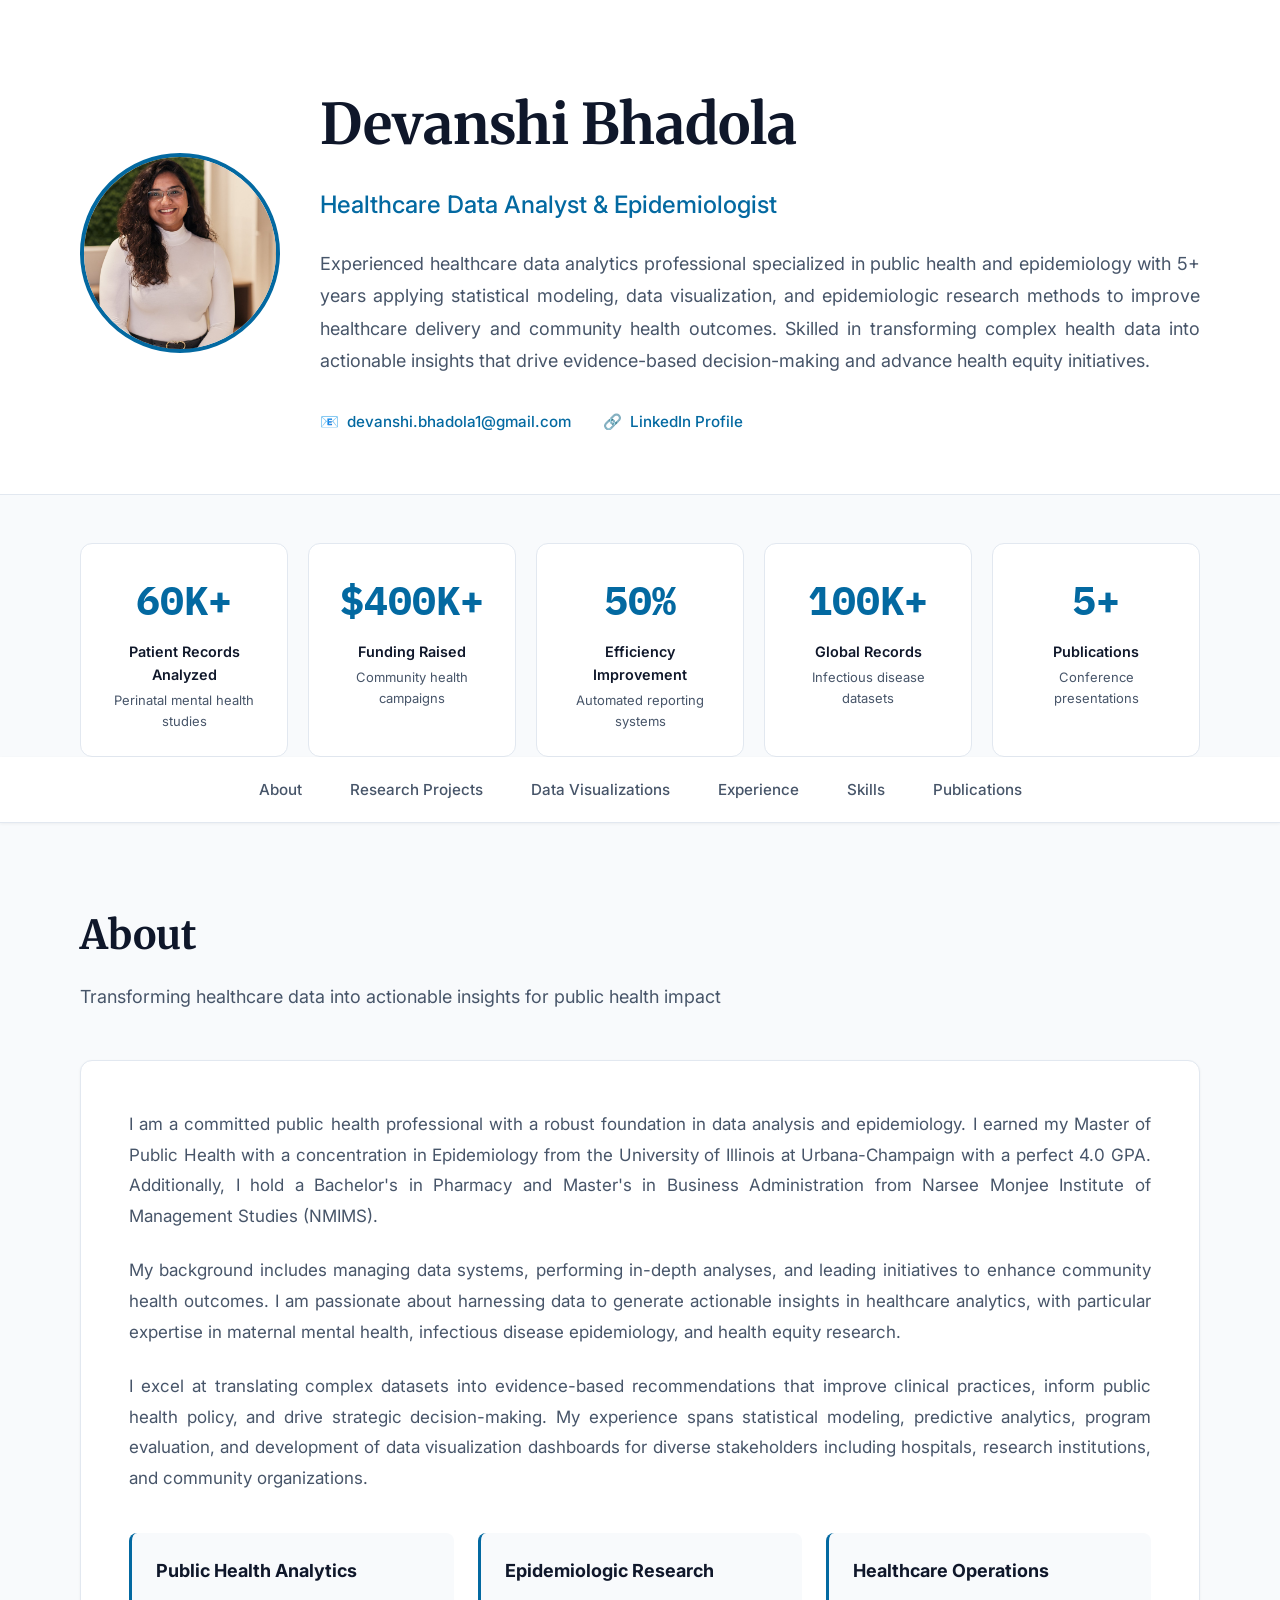
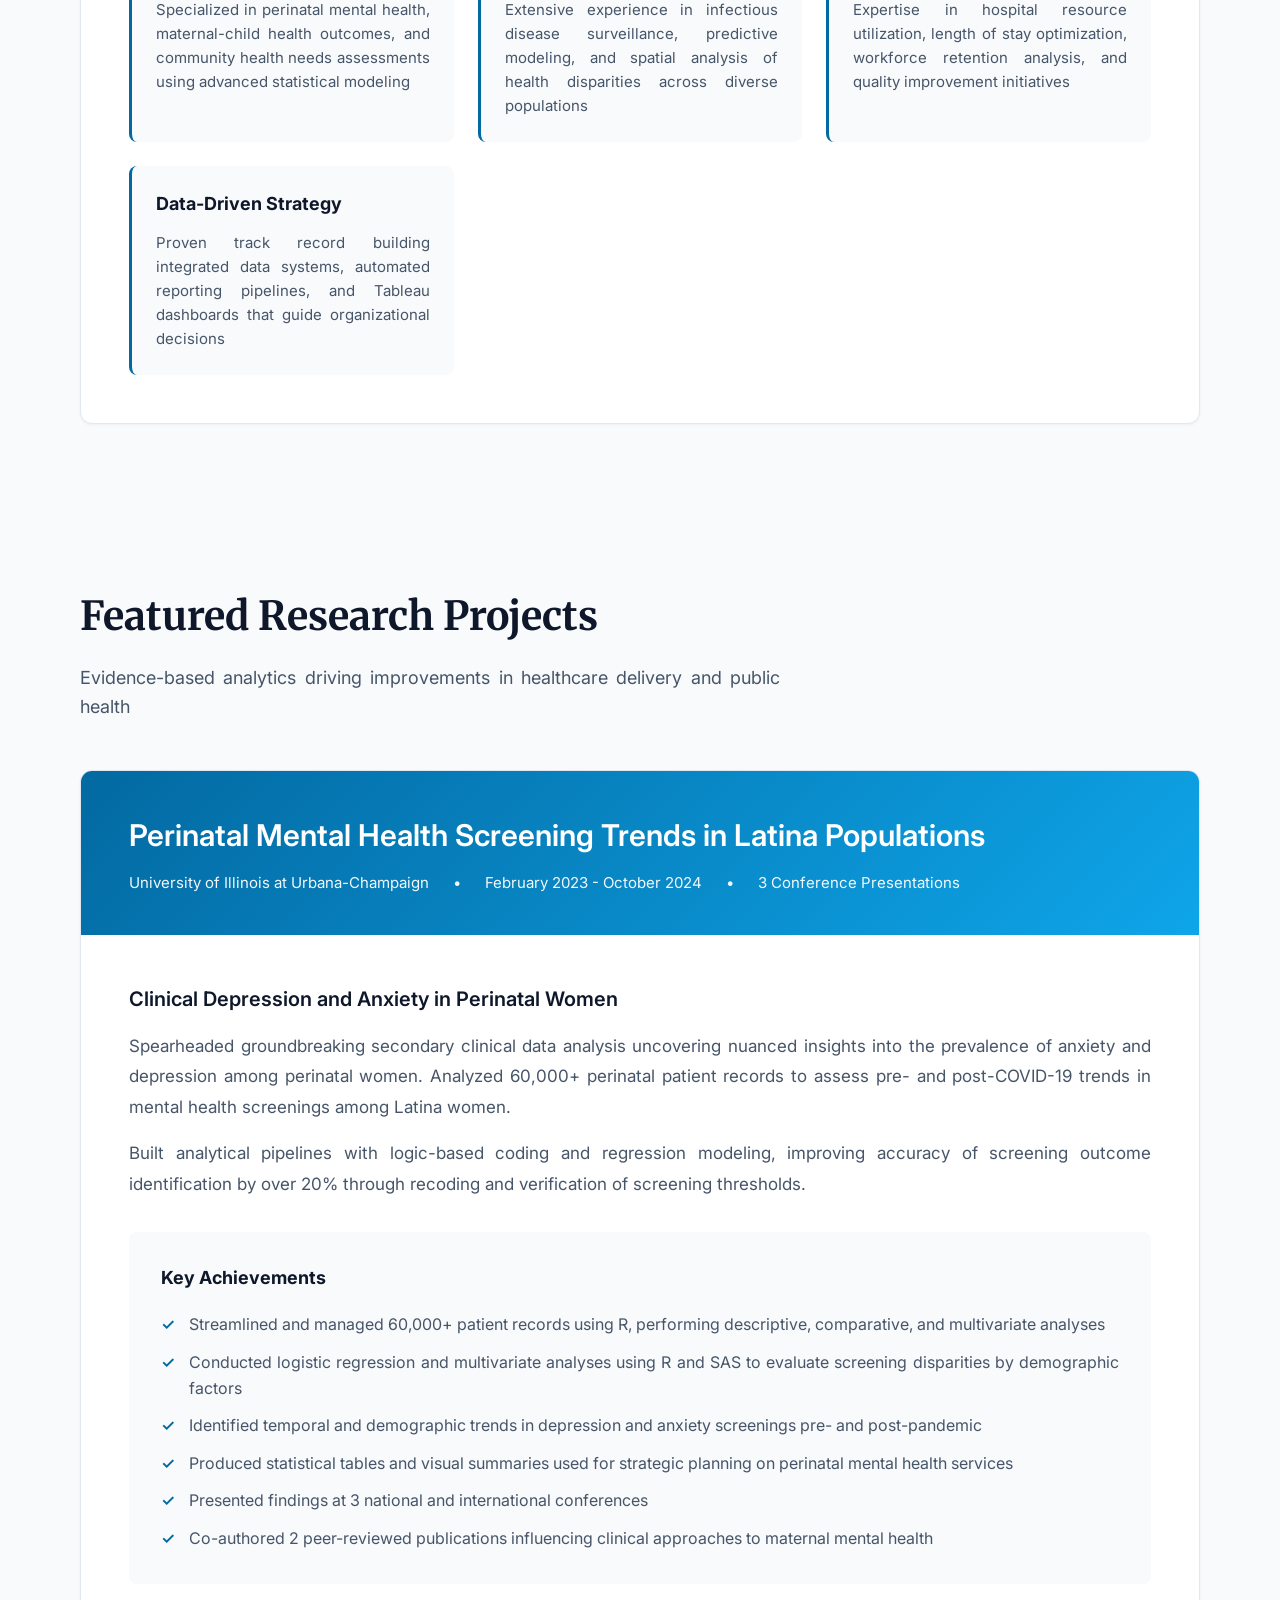
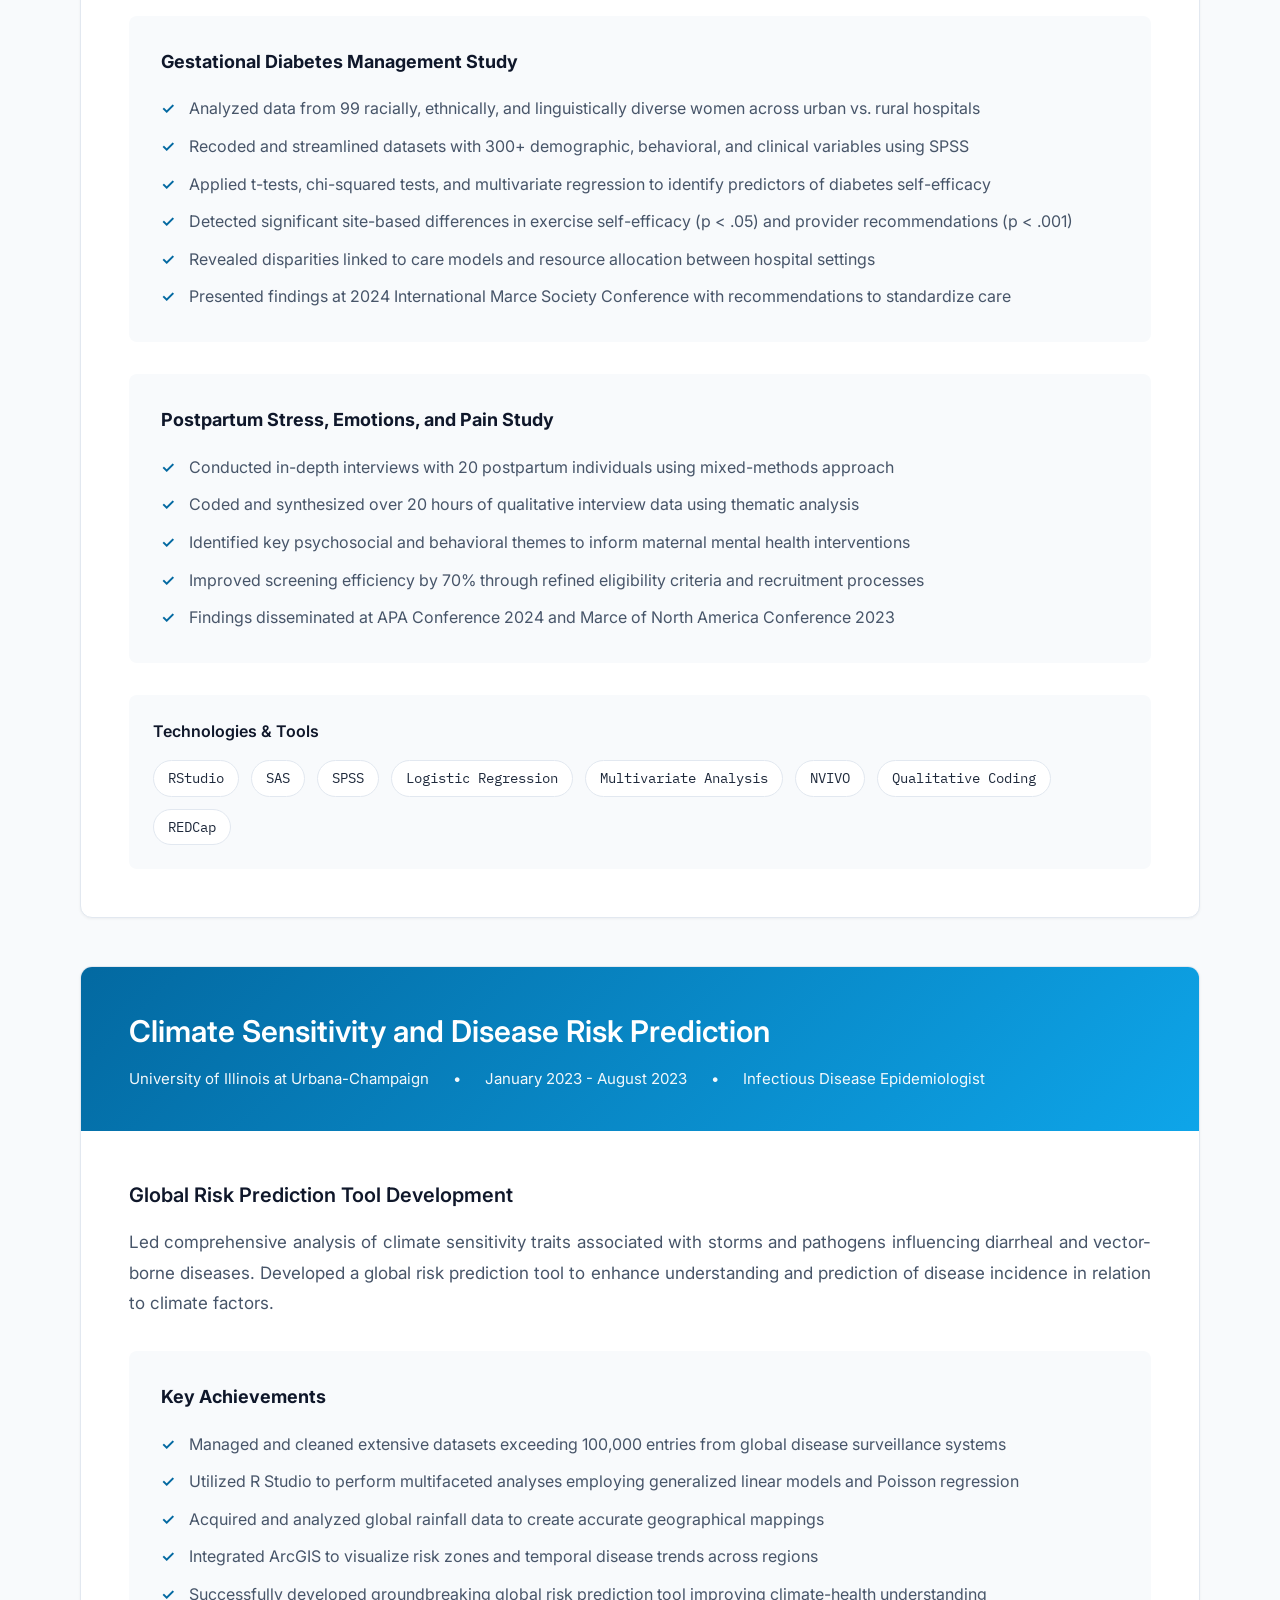
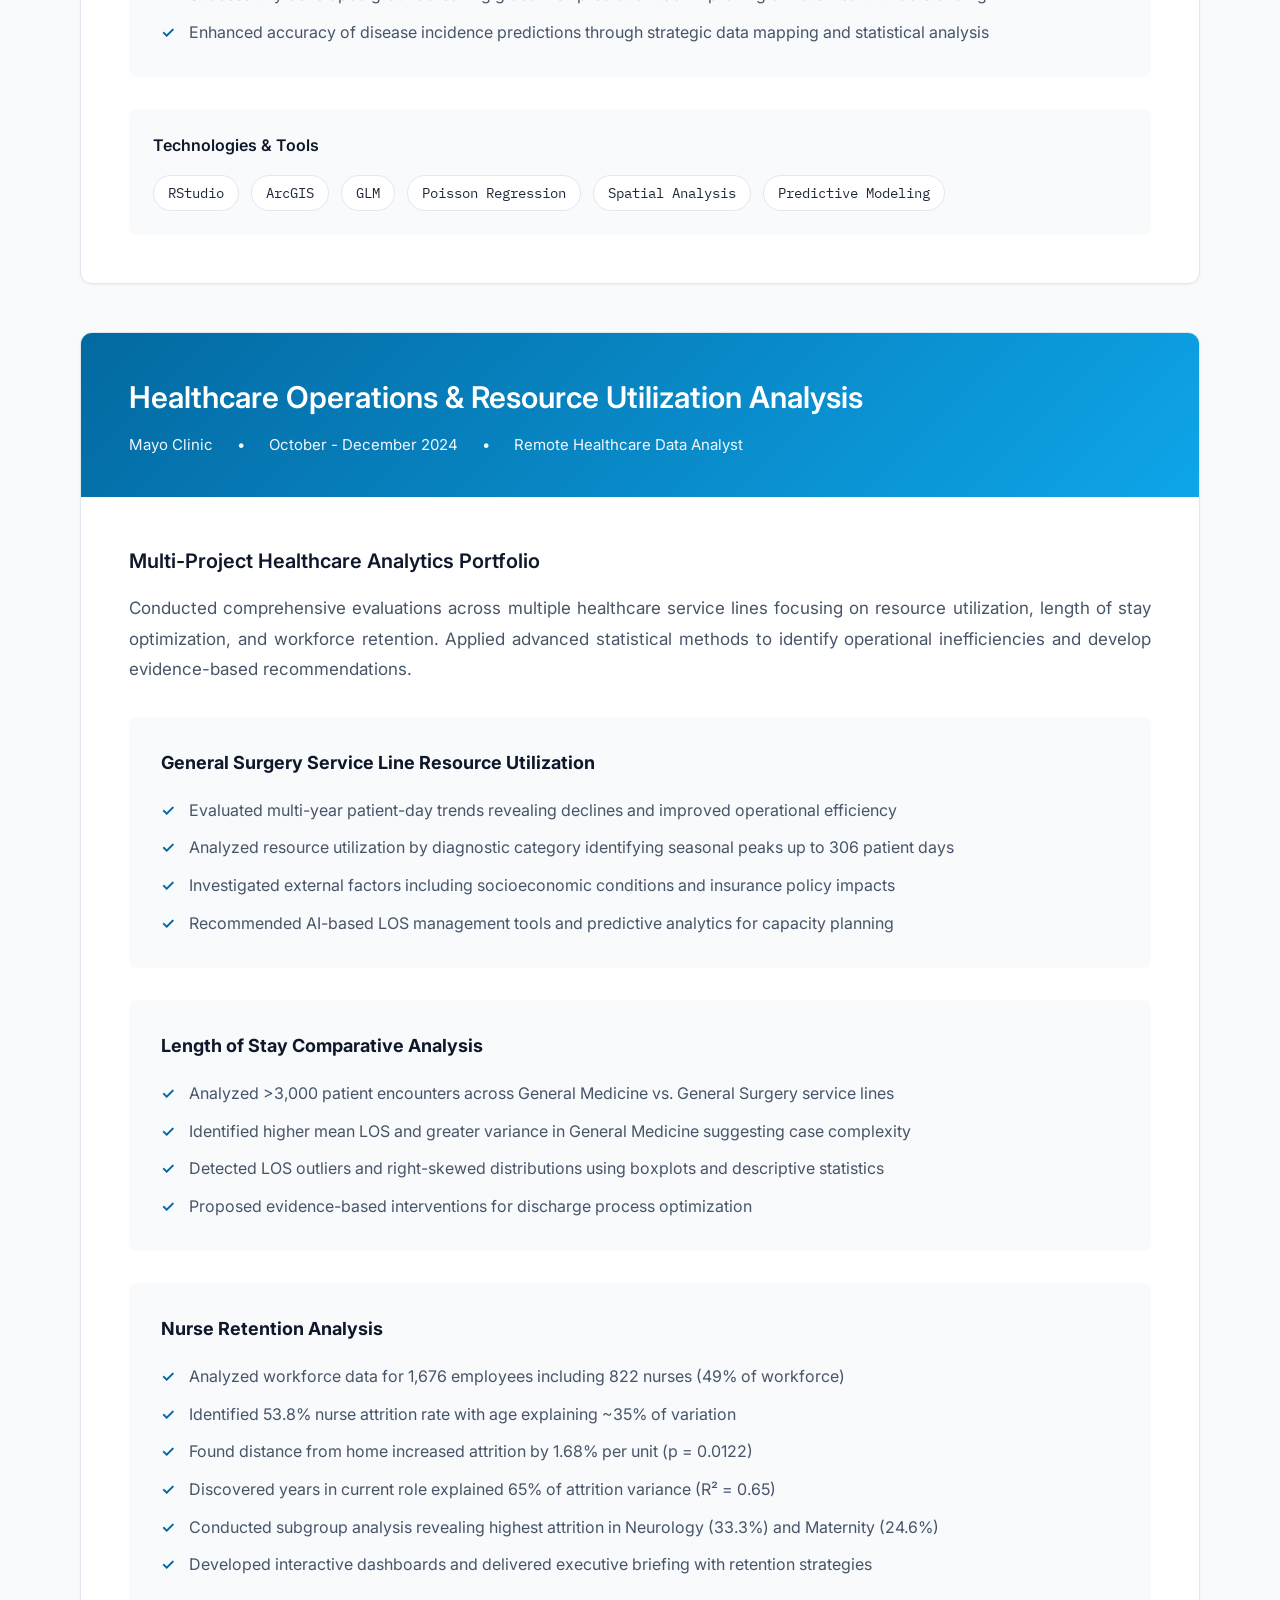
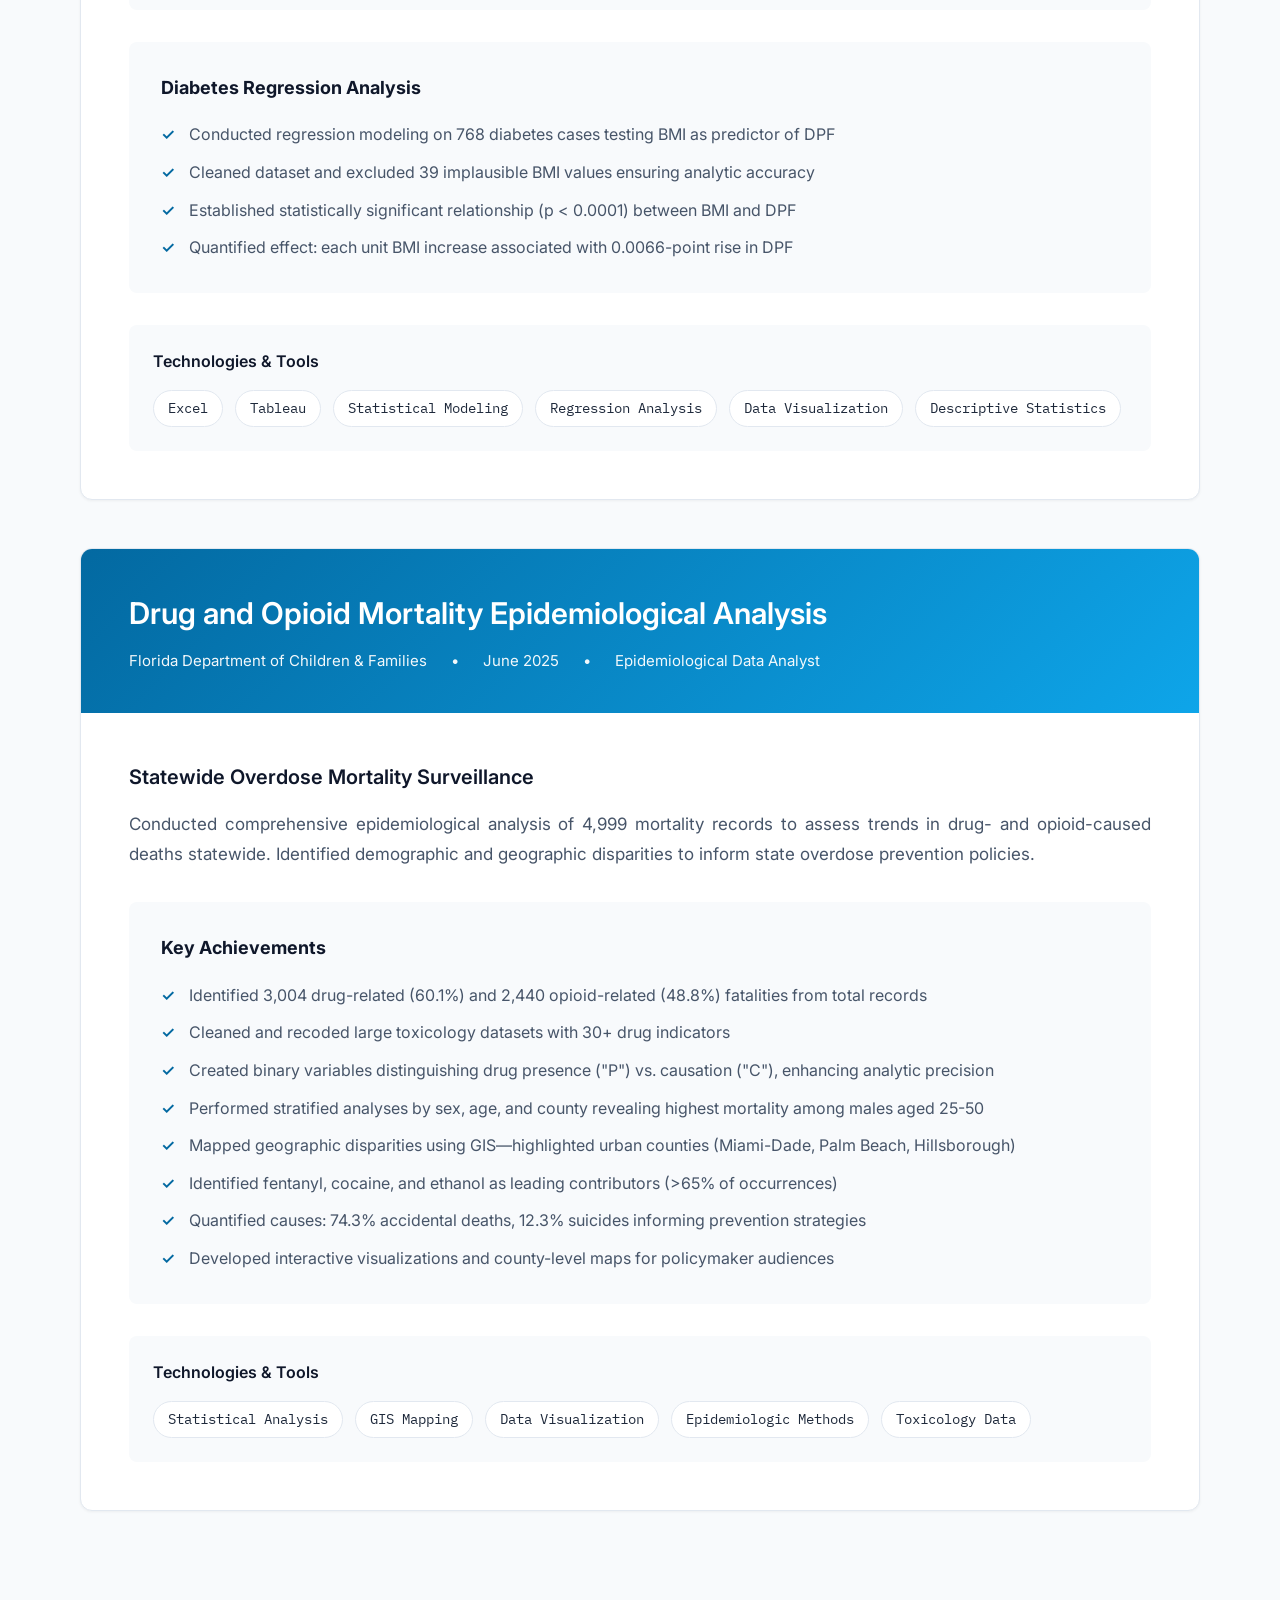
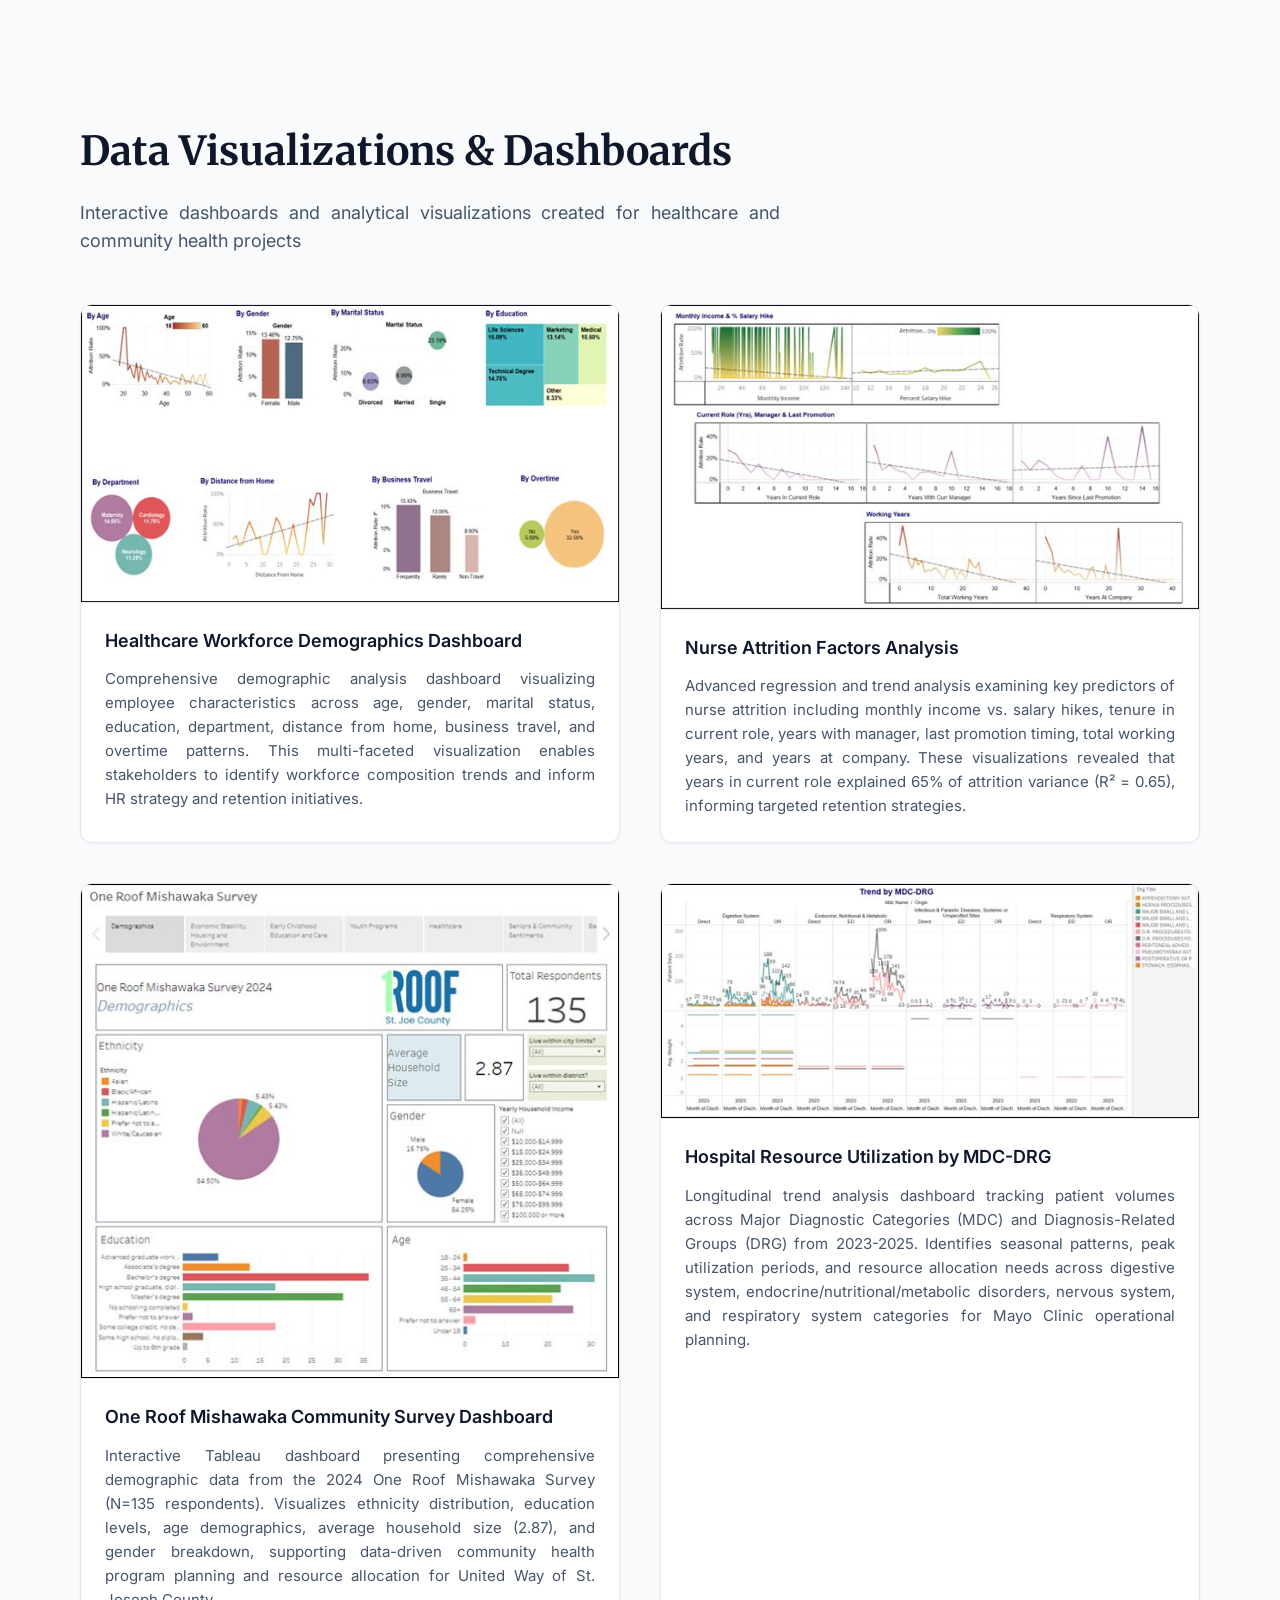
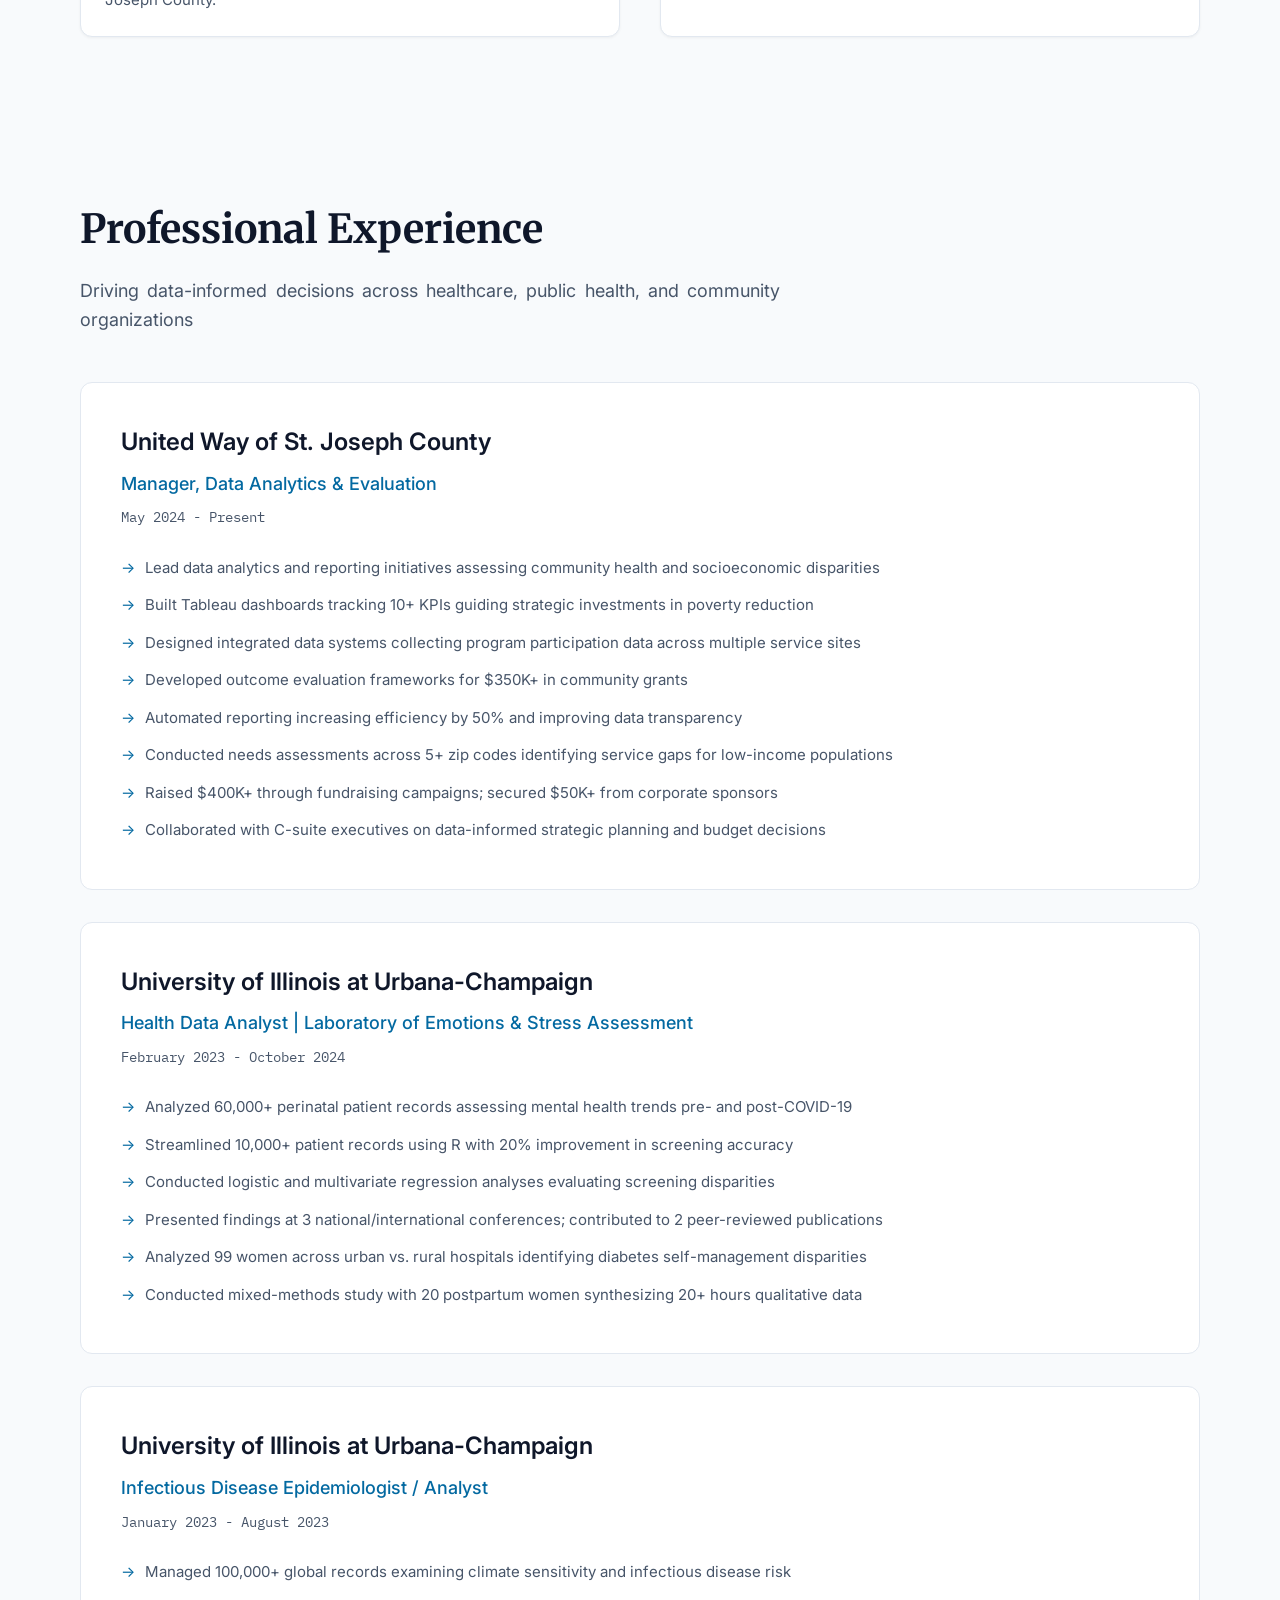
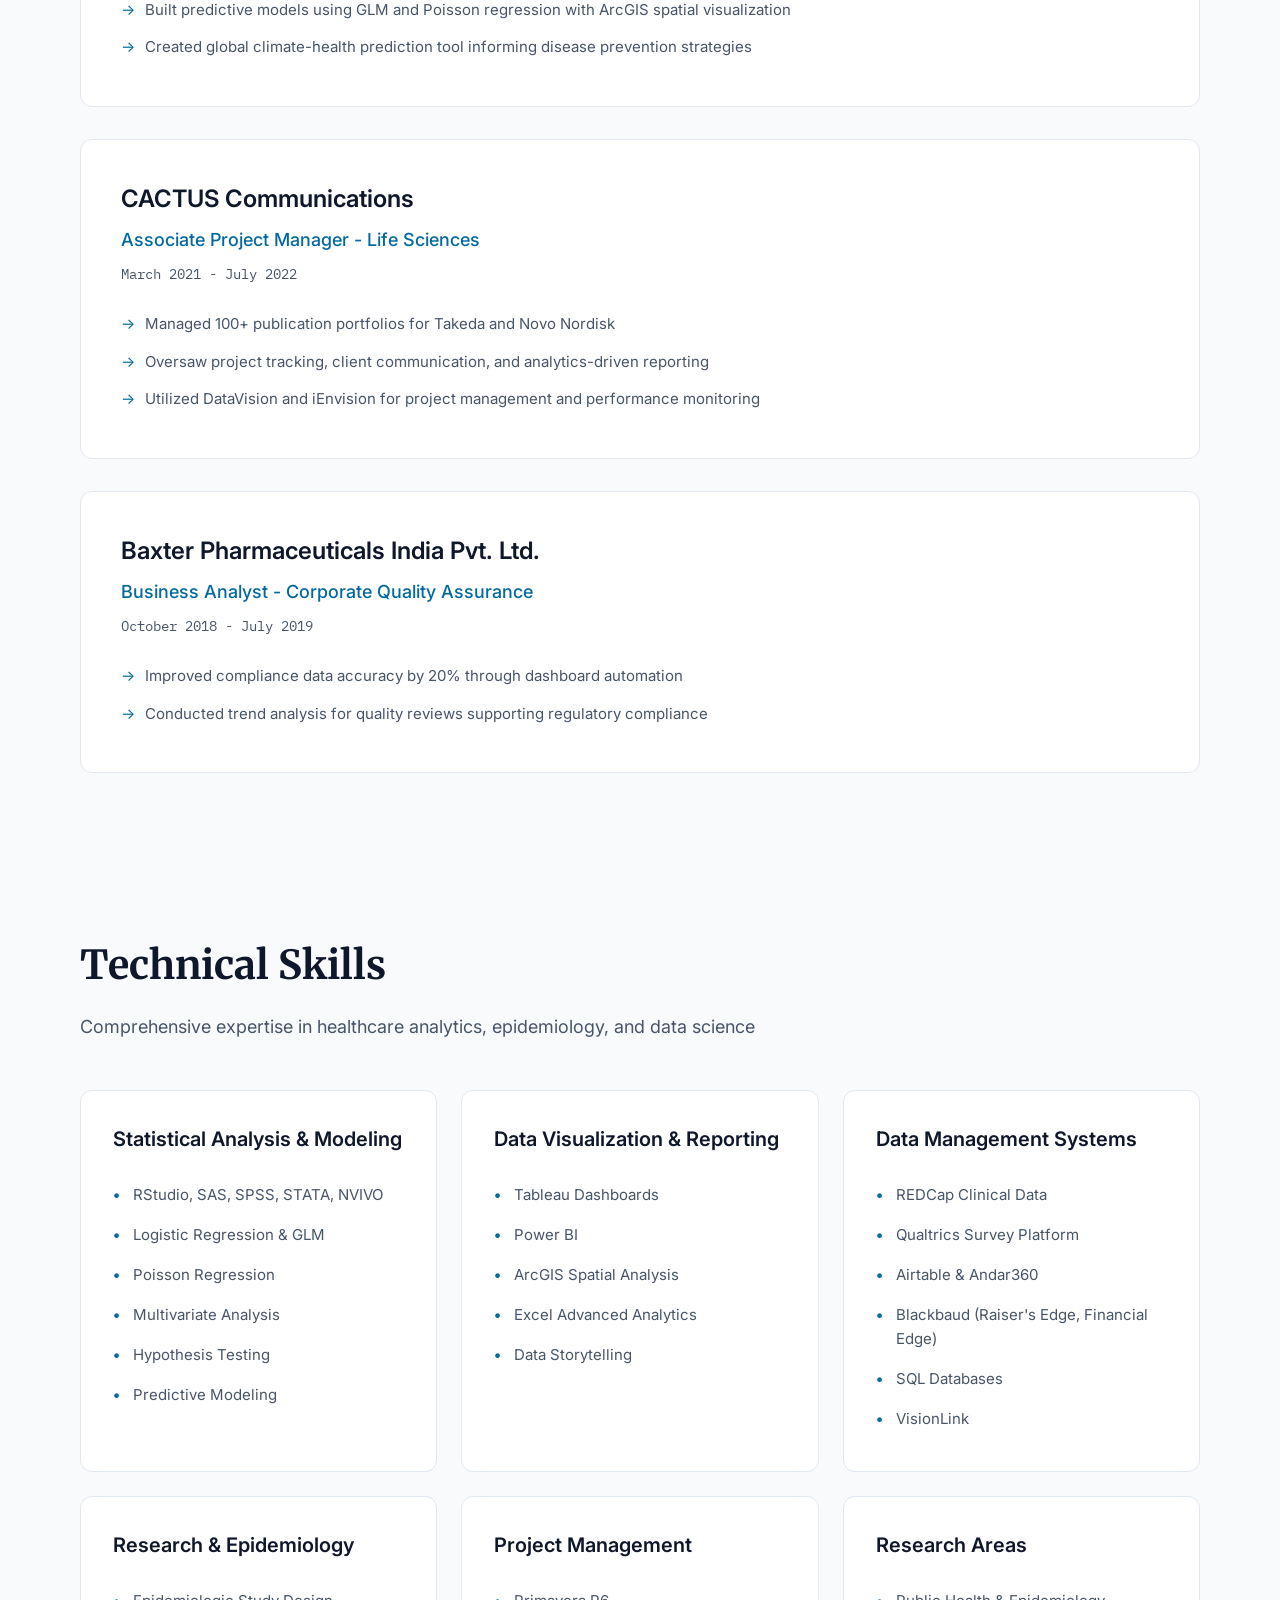
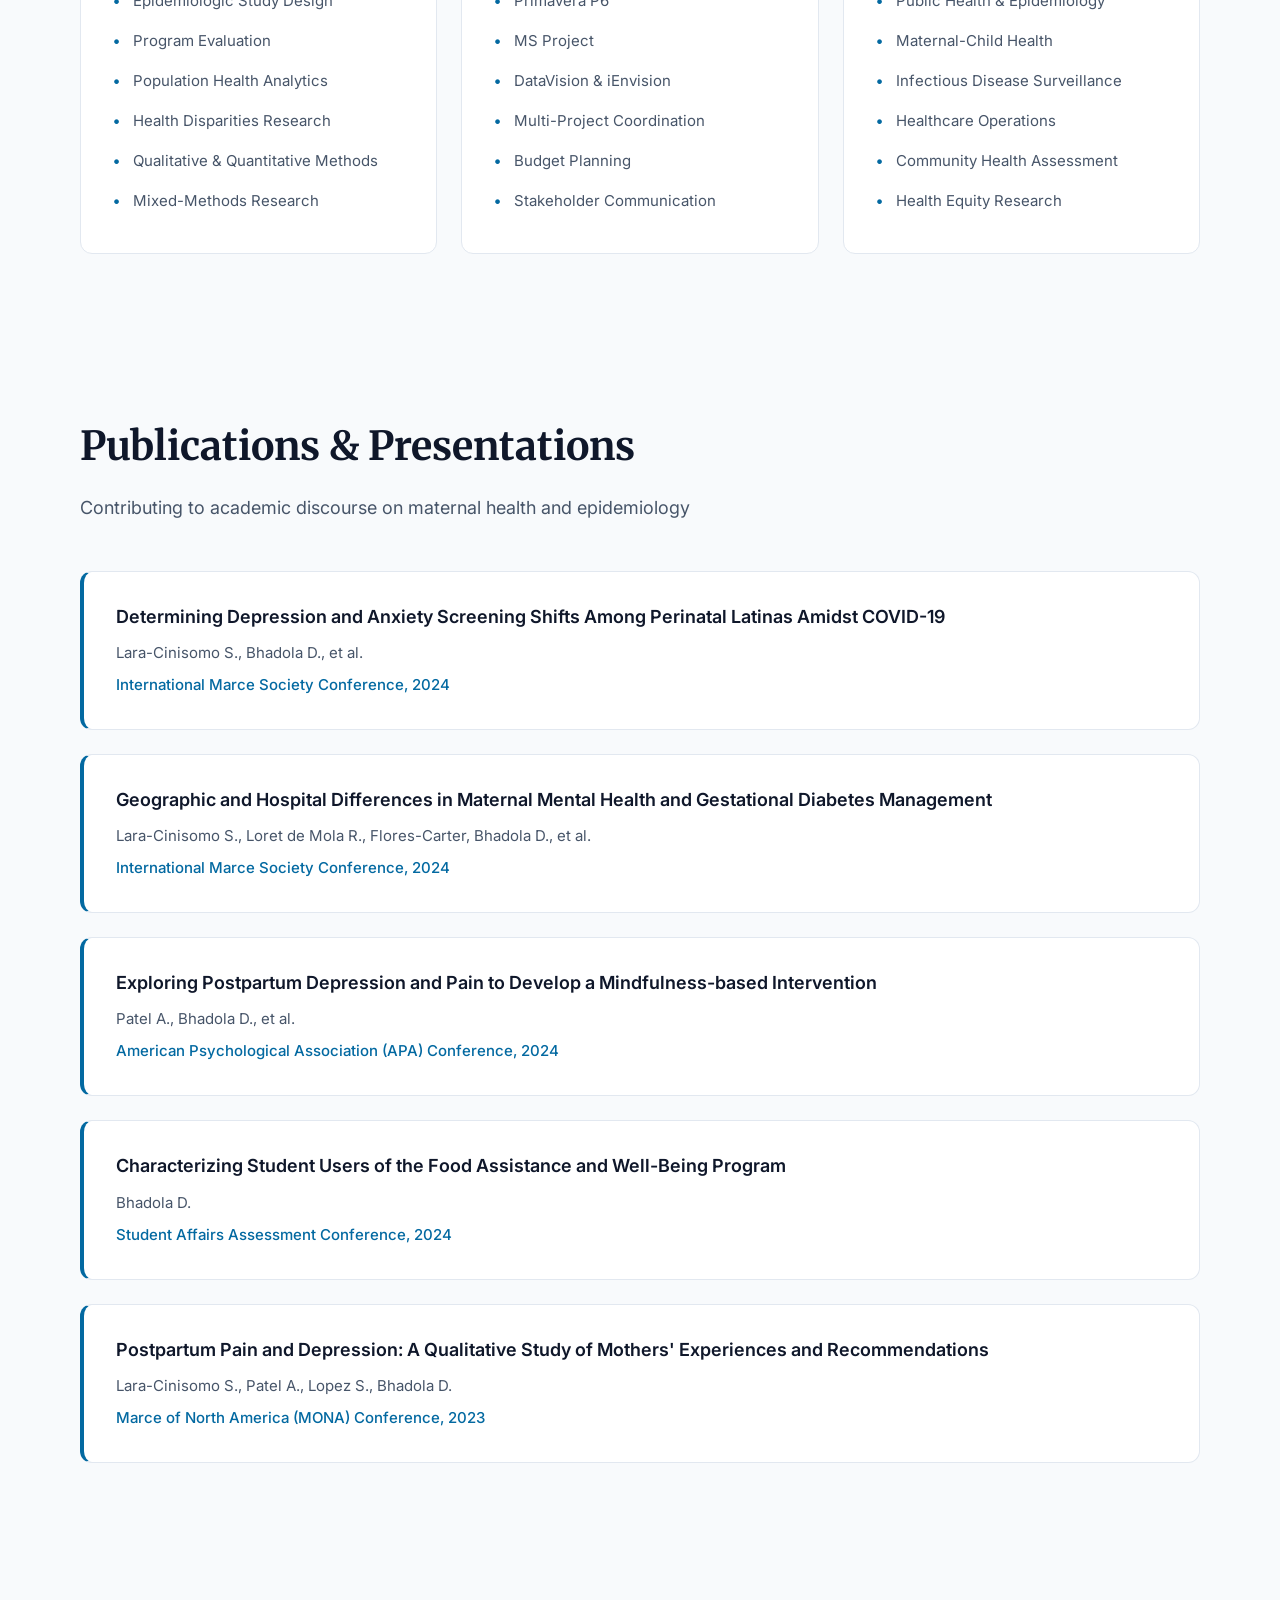
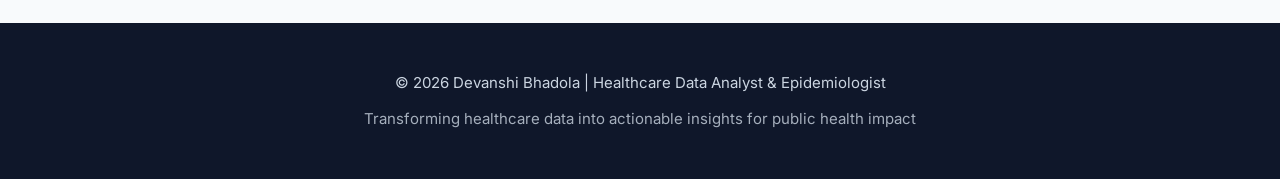
<file: devanshi_portfolio_updated.html>
<!DOCTYPE html>
<html lang="en">
<head>
    <meta charset="UTF-8">
    <meta name="viewport" content="width=device-width, initial-scale=1.0">
    <title>Devanshi Bhadola | Healthcare Data Analyst & Epidemiologist</title>
    <link href="https://fonts.googleapis.com/css2?family=Inter:wght@300;400;500;600;700&family=IBM+Plex+Mono:wght@400;500&family=Merriweather:wght@300;400;700&display=swap" rel="stylesheet">
    <style>
        * {
            margin: 0;
            padding: 0;
            box-sizing: border-box;
        }

        :root {
            --primary: #0369a1;
            --primary-light: #0ea5e9;
            --secondary: #059669;
            --accent: #dc2626;
            --dark: #0f172a;
            --dark-blue: #1e293b;
            --gray-50: #f8fafc;
            --gray-100: #f1f5f9;
            --gray-200: #e2e8f0;
            --gray-300: #cbd5e1;
            --gray-600: #475569;
            --gray-700: #334155;
            --gray-800: #1e293b;
            --gray-900: #0f172a;
            --text-primary: #1e293b;
            --text-secondary: #475569;
            --border: #e2e8f0;
        }

        body {
            font-family: 'Inter', -apple-system, BlinkMacSystemFont, sans-serif;
            line-height: 1.6;
            color: var(--text-primary);
            background: var(--gray-50);
        }

        /* Header */
        header {
            background: white;
            border-bottom: 1px solid var(--border);
            padding: 80px 0 60px;
        }

        .header-content {
            max-width: 1200px;
            margin: 0 auto;
            padding: 0 40px;
            display: flex;
            gap: 40px;
            align-items: center;
        }

        .profile-photo {
            flex-shrink: 0;
        }

        .profile-photo img {
            width: 200px;
            height: 200px;
            border-radius: 50%;
            object-fit: cover;
            border: 4px solid var(--primary);
        }

        .header-info {
            flex: 1;
        }

        .header-title {
            font-size: 3.5rem;
            font-weight: 700;
            color: var(--dark);
            margin-bottom: 16px;
            font-family: 'Merriweather', serif;
        }

        .header-subtitle {
            font-size: 1.5rem;
            color: var(--primary);
            margin-bottom: 24px;
            font-weight: 500;
        }

        .header-description {
            font-size: 1.125rem;
            color: var(--text-secondary);
            line-height: 1.8;
            margin-bottom: 32px;
            text-align: justify;
        }

        .header-meta {
            display: flex;
            gap: 32px;
            flex-wrap: wrap;
            align-items: center;
        }

        .meta-item {
            display: flex;
            align-items: center;
            gap: 8px;
            color: var(--text-secondary);
            font-size: 0.95rem;
        }

        .meta-item a {
            color: var(--primary);
            text-decoration: none;
            font-weight: 500;
        }

        .meta-item a:hover {
            text-decoration: underline;
        }

        /* Impact Statistics */
        .impact-stats {
            display: grid;
            grid-template-columns: repeat(auto-fit, minmax(180px, 1fr));
            gap: 20px;
            margin-top: 48px;
            max-width: 1200px;
            margin-left: auto;
            margin-right: auto;
            padding: 0 40px;
        }

        .stat-card {
            background: white;
            border: 1px solid var(--border);
            border-radius: 12px;
            padding: 24px;
            text-align: center;
            transition: all 0.3s ease;
        }

        .stat-card:hover {
            transform: translateY(-4px);
            box-shadow: 0 8px 16px rgba(0,0,0,0.1);
            border-color: var(--primary);
        }

        .stat-value {
            font-size: 2.5rem;
            font-weight: 700;
            color: var(--primary);
            margin-bottom: 8px;
            font-family: 'IBM Plex Mono', monospace;
        }

        .stat-label {
            font-size: 0.9rem;
            font-weight: 600;
            color: var(--dark);
            margin-bottom: 4px;
        }

        .stat-detail {
            font-size: 0.8125rem;
            color: var(--text-secondary);
        }

        /* Navigation */
        nav {
            background: white;
            border-bottom: 1px solid var(--border);
            position: sticky;
            top: 0;
            z-index: 100;
            box-shadow: 0 1px 3px rgba(0,0,0,0.05);
        }

        nav ul {
            list-style: none;
            display: flex;
            justify-content: center;
            gap: 48px;
            padding: 20px 40px;
            max-width: 1200px;
            margin: 0 auto;
            flex-wrap: wrap;
        }

        nav a {
            color: var(--text-secondary);
            text-decoration: none;
            font-weight: 500;
            font-size: 0.95rem;
            transition: color 0.2s;
            position: relative;
        }

        nav a::after {
            content: '';
            position: absolute;
            bottom: -6px;
            left: 0;
            width: 0;
            height: 2px;
            background: var(--primary);
            transition: width 0.2s;
        }

        nav a:hover {
            color: var(--primary);
        }

        nav a:hover::after {
            width: 100%;
        }

        /* Container */
        .container {
            max-width: 1200px;
            margin: 0 auto;
            padding: 0 40px;
        }

        /* Sections */
        section {
            padding: 80px 0;
        }

        .section-title {
            font-size: 2.5rem;
            font-weight: 700;
            margin-bottom: 16px;
            color: var(--dark);
            font-family: 'Merriweather', serif;
        }

        .section-subtitle {
            font-size: 1.125rem;
            color: var(--text-secondary);
            margin-bottom: 48px;
            max-width: 700px;
            text-align: justify;
        }

        /* About Section */
        .about-content {
            background: white;
            padding: 48px;
            border-radius: 12px;
            border: 1px solid var(--border);
            box-shadow: 0 1px 3px rgba(0,0,0,0.05);
        }

        .about-text {
            font-size: 1.0625rem;
            line-height: 1.8;
            color: var(--text-secondary);
            margin-bottom: 24px;
            text-align: justify;
        }

        .expertise-areas {
            display: grid;
            grid-template-columns: repeat(auto-fit, minmax(280px, 1fr));
            gap: 24px;
            margin-top: 40px;
        }

        .expertise-card {
            padding: 24px;
            background: var(--gray-50);
            border-radius: 8px;
            border-left: 3px solid var(--primary);
        }

        .expertise-card h3 {
            font-size: 1.125rem;
            color: var(--dark);
            margin-bottom: 12px;
        }

        .expertise-card p {
            font-size: 0.9375rem;
            color: var(--text-secondary);
            line-height: 1.6;
            text-align: justify;
        }

        /* Project Cards */
        .project-showcase {
            background: white;
            border-radius: 12px;
            overflow: hidden;
            margin-bottom: 48px;
            border: 1px solid var(--border);
            box-shadow: 0 1px 3px rgba(0,0,0,0.05);
        }

        .project-header {
            background: linear-gradient(135deg, var(--primary) 0%, var(--primary-light) 100%);
            color: white;
            padding: 40px 48px;
        }

        .project-header h3 {
            font-size: 1.875rem;
            margin-bottom: 12px;
            font-weight: 600;
        }

        .project-meta {
            display: flex;
            gap: 24px;
            font-size: 0.9375rem;
            opacity: 0.95;
            flex-wrap: wrap;
        }

        .project-body {
            padding: 48px;
        }

        .project-overview {
            margin-bottom: 32px;
        }

        .project-overview h4 {
            font-size: 1.25rem;
            color: var(--dark);
            margin-bottom: 16px;
            font-weight: 600;
        }

        .project-overview p {
            font-size: 1.0625rem;
            line-height: 1.8;
            color: var(--text-secondary);
            margin-bottom: 16px;
            text-align: justify;
        }

        .project-highlights {
            background: var(--gray-50);
            padding: 32px;
            border-radius: 8px;
            margin: 32px 0;
        }

        .project-highlights h4 {
            font-size: 1.125rem;
            color: var(--dark);
            margin-bottom: 20px;
        }

        .project-highlights ul {
            list-style: none;
            display: grid;
            gap: 12px;
        }

        .project-highlights li {
            padding-left: 28px;
            position: relative;
            color: var(--text-secondary);
            line-height: 1.6;
            text-align: justify;
        }

        .project-highlights li::before {
            content: '✓';
            position: absolute;
            left: 0;
            color: var(--primary);
            font-weight: 600;
        }

        .tech-stack {
            margin-top: 32px;
            padding: 24px;
            background: var(--gray-50);
            border-radius: 8px;
        }

        .tech-stack h5 {
            font-size: 1rem;
            color: var(--dark);
            margin-bottom: 16px;
            font-weight: 600;
        }

        .tech-tags {
            display: flex;
            flex-wrap: wrap;
            gap: 12px;
        }

        .tech-tag {
            padding: 6px 14px;
            background: white;
            border: 1px solid var(--border);
            border-radius: 20px;
            font-size: 0.875rem;
            color: var(--text-primary);
            font-family: 'IBM Plex Mono', monospace;
        }

        /* Dashboard Gallery */
        .dashboard-gallery {
            display: grid;
            grid-template-columns: repeat(auto-fit, minmax(500px, 1fr));
            gap: 40px;
            margin-top: 48px;
        }

        .dashboard-item {
            background: white;
            border-radius: 12px;
            overflow: hidden;
            border: 1px solid var(--border);
            box-shadow: 0 1px 3px rgba(0,0,0,0.05);
            transition: transform 0.3s, box-shadow 0.3s;
        }

        .dashboard-item:hover {
            transform: translateY(-5px);
            box-shadow: 0 8px 24px rgba(0,0,0,0.12);
        }

        .dashboard-item img {
            width: 100%;
            height: auto;
            display: block;
            border-bottom: 1px solid var(--border);
        }

        .dashboard-caption {
            padding: 24px;
        }

        .dashboard-caption h4 {
            font-size: 1.125rem;
            color: var(--dark);
            margin-bottom: 12px;
            font-weight: 600;
        }

        .dashboard-caption p {
            font-size: 0.9375rem;
            color: var(--text-secondary);
            line-height: 1.6;
            text-align: justify;
        }

        /* Skills */
        .skills-grid {
            display: grid;
            grid-template-columns: repeat(auto-fit, minmax(300px, 1fr));
            gap: 24px;
        }

        .skill-category {
            background: white;
            padding: 32px;
            border-radius: 12px;
            border: 1px solid var(--border);
        }

        .skill-category h3 {
            font-size: 1.25rem;
            color: var(--dark);
            margin-bottom: 20px;
            font-weight: 600;
        }

        .skill-list {
            list-style: none;
        }

        .skill-list li {
            padding: 8px 0;
            color: var(--text-secondary);
            font-size: 0.9375rem;
            position: relative;
            padding-left: 20px;
        }

        .skill-list li::before {
            content: '•';
            position: absolute;
            left: 0;
            color: var(--primary);
            font-weight: bold;
        }

        /* Experience */
        .experience-list {
            display: grid;
            gap: 32px;
        }

        .experience-item {
            background: white;
            padding: 40px;
            border-radius: 12px;
            border: 1px solid var(--border);
        }

        .experience-item h3 {
            font-size: 1.5rem;
            color: var(--dark);
            margin-bottom: 8px;
            font-weight: 600;
        }

        .experience-role {
            font-size: 1.125rem;
            color: var(--primary);
            margin-bottom: 8px;
            font-weight: 500;
        }

        .experience-date {
            font-family: 'IBM Plex Mono', monospace;
            color: var(--text-secondary);
            font-size: 0.875rem;
            margin-bottom: 20px;
        }

        .experience-item ul {
            list-style: none;
        }

        .experience-item li {
            padding: 6px 0;
            color: var(--text-secondary);
            position: relative;
            padding-left: 24px;
            line-height: 1.7;
            font-size: 0.9375rem;
            text-align: justify;
        }

        .experience-item li::before {
            content: '→';
            position: absolute;
            left: 0;
            color: var(--primary);
        }

        /* Publications */
        .publications-list {
            display: grid;
            gap: 24px;
        }

        .publication-item {
            background: white;
            padding: 32px;
            border-radius: 12px;
            border: 1px solid var(--border);
            border-left: 4px solid var(--primary);
        }

        .publication-item h4 {
            font-size: 1.125rem;
            color: var(--dark);
            margin-bottom: 12px;
            font-weight: 600;
            line-height: 1.4;
        }

        .publication-authors {
            font-size: 0.9375rem;
            color: var(--text-secondary);
            margin-bottom: 8px;
        }

        .publication-venue {
            font-size: 0.9375rem;
            color: var(--primary);
            font-weight: 500;
        }

        /* Footer */
        footer {
            background: var(--gray-900);
            color: var(--gray-300);
            padding: 48px 0;
            text-align: center;
            margin-top: 80px;
        }

        footer p {
            font-size: 0.9375rem;
        }

        /* Responsive */
        @media (max-width: 768px) {
            .header-content {
                flex-direction: column;
                text-align: center;
            }

            .profile-photo img {
                width: 150px;
                height: 150px;
            }

            .header-title {
                font-size: 2.5rem;
            }

            .header-subtitle {
                font-size: 1.25rem;
            }

            .section-title {
                font-size: 2rem;
            }

            .container {
                padding: 0 20px;
            }

            .project-body, .about-content {
                padding: 32px 24px;
            }

            nav ul {
                gap: 24px;
                padding: 16px 20px;
            }

            .impact-stats {
                grid-template-columns: repeat(auto-fit, minmax(140px, 1fr));
                padding: 0 20px;
            }

            .dashboard-gallery {
                grid-template-columns: 1fr;
            }
        }
    </style>
</head>
<body>
    <!-- Header -->
    <header>
        <div class="header-content">
            <div class="profile-photo">
                <img src="./profile_pic.jpg" alt="Devanshi Bhadola">
            </div>
            <div class="header-info">
                <h1 class="header-title">Devanshi Bhadola</h1>
                <div class="header-subtitle">Healthcare Data Analyst & Epidemiologist</div>
                <p class="header-description">
                    Experienced healthcare data analytics professional specialized in public health and epidemiology with 5+ years applying statistical modeling, data visualization, and epidemiologic research methods to improve healthcare delivery and community health outcomes. Skilled in transforming complex health data into actionable insights that drive evidence-based decision-making and advance health equity initiatives.
                </p>
                <div class="header-meta">
                    <div class="meta-item">
                        📧 <a href="mailto:devanshi.bhadola1@gmail.com">devanshi.bhadola1@gmail.com</a>
                    </div>
                    <div class="meta-item">
                        🔗 <a href="https://www.linkedin.com/in/devanshi-bhadola-78308b102/" target="_blank">LinkedIn Profile</a>
                    </div>
                </div>
            </div>
        </div>
    </header>

    <!-- Impact Statistics -->
    <div class="impact-stats">
        <div class="stat-card">
            <div class="stat-value">60K+</div>
            <div class="stat-label">Patient Records Analyzed</div>
            <div class="stat-detail">Perinatal mental health studies</div>
        </div>
        <div class="stat-card">
            <div class="stat-value">$400K+</div>
            <div class="stat-label">Funding Raised</div>
            <div class="stat-detail">Community health campaigns</div>
        </div>
        <div class="stat-card">
            <div class="stat-value">50%</div>
            <div class="stat-label">Efficiency Improvement</div>
            <div class="stat-detail">Automated reporting systems</div>
        </div>
        <div class="stat-card">
            <div class="stat-value">100K+</div>
            <div class="stat-label">Global Records</div>
            <div class="stat-detail">Infectious disease datasets</div>
        </div>
        <div class="stat-card">
            <div class="stat-value">5+</div>
            <div class="stat-label">Publications</div>
            <div class="stat-detail">Conference presentations</div>
        </div>
    </div>

    <!-- Navigation -->
    <nav>
        <ul>
            <li><a href="#about">About</a></li>
            <li><a href="#projects">Research Projects</a></li>
            <li><a href="#visualizations">Data Visualizations</a></li>
            <li><a href="#experience">Experience</a></li>
            <li><a href="#skills">Skills</a></li>
            <li><a href="#publications">Publications</a></li>
        </ul>
    </nav>

    <!-- About Section -->
    <section id="about">
        <div class="container">
            <h2 class="section-title">About</h2>
            <p class="section-subtitle">Transforming healthcare data into actionable insights for public health impact</p>
            
            <div class="about-content">
                <p class="about-text">
                    I am a committed public health professional with a robust foundation in data analysis and epidemiology. I earned my Master of Public Health with a concentration in Epidemiology from the University of Illinois at Urbana-Champaign with a perfect 4.0 GPA. Additionally, I hold a Bachelor's in Pharmacy and Master's in Business Administration from Narsee Monjee Institute of Management Studies (NMIMS).
                </p>
                <p class="about-text">
                    My background includes managing data systems, performing in-depth analyses, and leading initiatives to enhance community health outcomes. I am passionate about harnessing data to generate actionable insights in healthcare analytics, with particular expertise in maternal mental health, infectious disease epidemiology, and health equity research.
                </p>
                <p class="about-text">
                    I excel at translating complex datasets into evidence-based recommendations that improve clinical practices, inform public health policy, and drive strategic decision-making. My experience spans statistical modeling, predictive analytics, program evaluation, and development of data visualization dashboards for diverse stakeholders including hospitals, research institutions, and community organizations.
                </p>

                <div class="expertise-areas">
                    <div class="expertise-card">
                        <h3>Public Health Analytics</h3>
                        <p>Specialized in perinatal mental health, maternal-child health outcomes, and community health needs assessments using advanced statistical modeling</p>
                    </div>
                    <div class="expertise-card">
                        <h3>Epidemiologic Research</h3>
                        <p>Extensive experience in infectious disease surveillance, predictive modeling, and spatial analysis of health disparities across diverse populations</p>
                    </div>
                    <div class="expertise-card">
                        <h3>Healthcare Operations</h3>
                        <p>Expertise in hospital resource utilization, length of stay optimization, workforce retention analysis, and quality improvement initiatives</p>
                    </div>
                    <div class="expertise-card">
                        <h3>Data-Driven Strategy</h3>
                        <p>Proven track record building integrated data systems, automated reporting pipelines, and Tableau dashboards that guide organizational decisions</p>
                    </div>
                </div>
            </div>
        </div>
    </section>

    <!-- Research Projects Section -->
    <section id="projects">
        <div class="container">
            <h2 class="section-title">Featured Research Projects</h2>
            <p class="section-subtitle">Evidence-based analytics driving improvements in healthcare delivery and public health</p>

            <!-- Project 1: Mental Health Screening -->
            <div class="project-showcase">
                <div class="project-header">
                    <h3>Perinatal Mental Health Screening Trends in Latina Populations</h3>
                    <div class="project-meta">
                        <span>University of Illinois at Urbana-Champaign</span>
                        <span>•</span>
                        <span>February 2023 - October 2024</span>
                        <span>•</span>
                        <span>3 Conference Presentations</span>
                    </div>
                </div>
                
                <div class="project-body">
                    <div class="project-overview">
                        <h4>Clinical Depression and Anxiety in Perinatal Women</h4>
                        <p>
                            Spearheaded groundbreaking secondary clinical data analysis uncovering nuanced insights into the prevalence of anxiety and depression among perinatal women. Analyzed 60,000+ perinatal patient records to assess pre- and post-COVID-19 trends in mental health screenings among Latina women.
                        </p>
                        <p>
                            Built analytical pipelines with logic-based coding and regression modeling, improving accuracy of screening outcome identification by over 20% through recoding and verification of screening thresholds.
                        </p>
                    </div>

                    <div class="project-highlights">
                        <h4>Key Achievements</h4>
                        <ul>
                            <li>Streamlined and managed 60,000+ patient records using R, performing descriptive, comparative, and multivariate analyses</li>
                            <li>Conducted logistic regression and multivariate analyses using R and SAS to evaluate screening disparities by demographic factors</li>
                            <li>Identified temporal and demographic trends in depression and anxiety screenings pre- and post-pandemic</li>
                            <li>Produced statistical tables and visual summaries used for strategic planning on perinatal mental health services</li>
                            <li>Presented findings at 3 national and international conferences</li>
                            <li>Co-authored 2 peer-reviewed publications influencing clinical approaches to maternal mental health</li>
                        </ul>
                    </div>

                    <div class="project-highlights">
                        <h4>Gestational Diabetes Management Study</h4>
                        <ul>
                            <li>Analyzed data from 99 racially, ethnically, and linguistically diverse women across urban vs. rural hospitals</li>
                            <li>Recoded and streamlined datasets with 300+ demographic, behavioral, and clinical variables using SPSS</li>
                            <li>Applied t-tests, chi-squared tests, and multivariate regression to identify predictors of diabetes self-efficacy</li>
                            <li>Detected significant site-based differences in exercise self-efficacy (p < .05) and provider recommendations (p < .001)</li>
                            <li>Revealed disparities linked to care models and resource allocation between hospital settings</li>
                            <li>Presented findings at 2024 International Marce Society Conference with recommendations to standardize care</li>
                        </ul>
                    </div>

                    <div class="project-highlights">
                        <h4>Postpartum Stress, Emotions, and Pain Study</h4>
                        <ul>
                            <li>Conducted in-depth interviews with 20 postpartum individuals using mixed-methods approach</li>
                            <li>Coded and synthesized over 20 hours of qualitative interview data using thematic analysis</li>
                            <li>Identified key psychosocial and behavioral themes to inform maternal mental health interventions</li>
                            <li>Improved screening efficiency by 70% through refined eligibility criteria and recruitment processes</li>
                            <li>Findings disseminated at APA Conference 2024 and Marce of North America Conference 2023</li>
                        </ul>
                    </div>

                    <div class="tech-stack">
                        <h5>Technologies & Tools</h5>
                        <div class="tech-tags">
                            <span class="tech-tag">RStudio</span>
                            <span class="tech-tag">SAS</span>
                            <span class="tech-tag">SPSS</span>
                            <span class="tech-tag">Logistic Regression</span>
                            <span class="tech-tag">Multivariate Analysis</span>
                            <span class="tech-tag">NVIVO</span>
                            <span class="tech-tag">Qualitative Coding</span>
                            <span class="tech-tag">REDCap</span>
                        </div>
                    </div>
                </div>
            </div>

            <!-- Project 2: Climate and Disease -->
            <div class="project-showcase">
                <div class="project-header">
                    <h3>Climate Sensitivity and Disease Risk Prediction</h3>
                    <div class="project-meta">
                        <span>University of Illinois at Urbana-Champaign</span>
                        <span>•</span>
                        <span>January 2023 - August 2023</span>
                        <span>•</span>
                        <span>Infectious Disease Epidemiologist</span>
                    </div>
                </div>
                
                <div class="project-body">
                    <div class="project-overview">
                        <h4>Global Risk Prediction Tool Development</h4>
                        <p>
                            Led comprehensive analysis of climate sensitivity traits associated with storms and pathogens influencing diarrheal and vector-borne diseases. Developed a global risk prediction tool to enhance understanding and prediction of disease incidence in relation to climate factors.
                        </p>
                    </div>

                    <div class="project-highlights">
                        <h4>Key Achievements</h4>
                        <ul>
                            <li>Managed and cleaned extensive datasets exceeding 100,000 entries from global disease surveillance systems</li>
                            <li>Utilized R Studio to perform multifaceted analyses employing generalized linear models and Poisson regression</li>
                            <li>Acquired and analyzed global rainfall data to create accurate geographical mappings</li>
                            <li>Integrated ArcGIS to visualize risk zones and temporal disease trends across regions</li>
                            <li>Successfully developed groundbreaking global risk prediction tool improving climate-health understanding</li>
                            <li>Enhanced accuracy of disease incidence predictions through strategic data mapping and statistical analysis</li>
                        </ul>
                    </div>

                    <div class="tech-stack">
                        <h5>Technologies & Tools</h5>
                        <div class="tech-tags">
                            <span class="tech-tag">RStudio</span>
                            <span class="tech-tag">ArcGIS</span>
                            <span class="tech-tag">GLM</span>
                            <span class="tech-tag">Poisson Regression</span>
                            <span class="tech-tag">Spatial Analysis</span>
                            <span class="tech-tag">Predictive Modeling</span>
                        </div>
                    </div>
                </div>
            </div>

            <!-- Project 3: Hospital Operations -->
            <div class="project-showcase">
                <div class="project-header">
                    <h3>Healthcare Operations & Resource Utilization Analysis</h3>
                    <div class="project-meta">
                        <span>Mayo Clinic</span>
                        <span>•</span>
                        <span>October - December 2024</span>
                        <span>•</span>
                        <span>Remote Healthcare Data Analyst</span>
                    </div>
                </div>
                
                <div class="project-body">
                    <div class="project-overview">
                        <h4>Multi-Project Healthcare Analytics Portfolio</h4>
                        <p>
                            Conducted comprehensive evaluations across multiple healthcare service lines focusing on resource utilization, length of stay optimization, and workforce retention. Applied advanced statistical methods to identify operational inefficiencies and develop evidence-based recommendations.
                        </p>
                    </div>

                    <div class="project-highlights">
                        <h4>General Surgery Service Line Resource Utilization</h4>
                        <ul>
                            <li>Evaluated multi-year patient-day trends revealing declines and improved operational efficiency</li>
                            <li>Analyzed resource utilization by diagnostic category identifying seasonal peaks up to 306 patient days</li>
                            <li>Investigated external factors including socioeconomic conditions and insurance policy impacts</li>
                            <li>Recommended AI-based LOS management tools and predictive analytics for capacity planning</li>
                        </ul>
                    </div>

                    <div class="project-highlights">
                        <h4>Length of Stay Comparative Analysis</h4>
                        <ul>
                            <li>Analyzed >3,000 patient encounters across General Medicine vs. General Surgery service lines</li>
                            <li>Identified higher mean LOS and greater variance in General Medicine suggesting case complexity</li>
                            <li>Detected LOS outliers and right-skewed distributions using boxplots and descriptive statistics</li>
                            <li>Proposed evidence-based interventions for discharge process optimization</li>
                        </ul>
                    </div>

                    <div class="project-highlights">
                        <h4>Nurse Retention Analysis</h4>
                        <ul>
                            <li>Analyzed workforce data for 1,676 employees including 822 nurses (49% of workforce)</li>
                            <li>Identified 53.8% nurse attrition rate with age explaining ~35% of variation</li>
                            <li>Found distance from home increased attrition by 1.68% per unit (p = 0.0122)</li>
                            <li>Discovered years in current role explained 65% of attrition variance (R² = 0.65)</li>
                            <li>Conducted subgroup analysis revealing highest attrition in Neurology (33.3%) and Maternity (24.6%)</li>
                            <li>Developed interactive dashboards and delivered executive briefing with retention strategies</li>
                        </ul>
                    </div>

                    <div class="project-highlights">
                        <h4>Diabetes Regression Analysis</h4>
                        <ul>
                            <li>Conducted regression modeling on 768 diabetes cases testing BMI as predictor of DPF</li>
                            <li>Cleaned dataset and excluded 39 implausible BMI values ensuring analytic accuracy</li>
                            <li>Established statistically significant relationship (p < 0.0001) between BMI and DPF</li>
                            <li>Quantified effect: each unit BMI increase associated with 0.0066-point rise in DPF</li>
                        </ul>
                    </div>

                    <div class="tech-stack">
                        <h5>Technologies & Tools</h5>
                        <div class="tech-tags">
                            <span class="tech-tag">Excel</span>
                            <span class="tech-tag">Tableau</span>
                            <span class="tech-tag">Statistical Modeling</span>
                            <span class="tech-tag">Regression Analysis</span>
                            <span class="tech-tag">Data Visualization</span>
                            <span class="tech-tag">Descriptive Statistics</span>
                        </div>
                    </div>
                </div>
            </div>

            <!-- Project 4: Overdose Epidemiology -->
            <div class="project-showcase">
                <div class="project-header">
                    <h3>Drug and Opioid Mortality Epidemiological Analysis</h3>
                    <div class="project-meta">
                        <span>Florida Department of Children & Families</span>
                        <span>•</span>
                        <span>June 2025</span>
                        <span>•</span>
                        <span>Epidemiological Data Analyst</span>
                    </div>
                </div>
                
                <div class="project-body">
                    <div class="project-overview">
                        <h4>Statewide Overdose Mortality Surveillance</h4>
                        <p>
                            Conducted comprehensive epidemiological analysis of 4,999 mortality records to assess trends in drug- and opioid-caused deaths statewide. Identified demographic and geographic disparities to inform state overdose prevention policies.
                        </p>
                    </div>

                    <div class="project-highlights">
                        <h4>Key Achievements</h4>
                        <ul>
                            <li>Identified 3,004 drug-related (60.1%) and 2,440 opioid-related (48.8%) fatalities from total records</li>
                            <li>Cleaned and recoded large toxicology datasets with 30+ drug indicators</li>
                            <li>Created binary variables distinguishing drug presence ("P") vs. causation ("C"), enhancing analytic precision</li>
                            <li>Performed stratified analyses by sex, age, and county revealing highest mortality among males aged 25-50</li>
                            <li>Mapped geographic disparities using GIS—highlighted urban counties (Miami-Dade, Palm Beach, Hillsborough)</li>
                            <li>Identified fentanyl, cocaine, and ethanol as leading contributors (>65% of occurrences)</li>
                            <li>Quantified causes: 74.3% accidental deaths, 12.3% suicides informing prevention strategies</li>
                            <li>Developed interactive visualizations and county-level maps for policymaker audiences</li>
                        </ul>
                    </div>

                    <div class="tech-stack">
                        <h5>Technologies & Tools</h5>
                        <div class="tech-tags">
                            <span class="tech-tag">Statistical Analysis</span>
                            <span class="tech-tag">GIS Mapping</span>
                            <span class="tech-tag">Data Visualization</span>
                            <span class="tech-tag">Epidemiologic Methods</span>
                            <span class="tech-tag">Toxicology Data</span>
                        </div>
                    </div>
                </div>
            </div>
        </div>
    </section>

    <!-- Data Visualizations Section -->
    <section id="visualizations">
        <div class="container">
            <h2 class="section-title">Data Visualizations & Dashboards</h2>
            <p class="section-subtitle">Interactive dashboards and analytical visualizations created for healthcare and community health projects</p>

            <div class="dashboard-gallery">
                <div class="dashboard-item">
                    <img src="./Demo_Dashboard.png" alt="Demographic Analysis Dashboard">
                    <div class="dashboard-caption">
                        <h4>Healthcare Workforce Demographics Dashboard</h4>
                        <p>Comprehensive demographic analysis dashboard visualizing employee characteristics across age, gender, marital status, education, department, distance from home, business travel, and overtime patterns. This multi-faceted visualization enables stakeholders to identify workforce composition trends and inform HR strategy and retention initiatives.</p>
                    </div>
                </div>

                <div class="dashboard-item">
                    <img src="./Nurse_attrition_factors.png" alt="Nurse Attrition Factors">
                    <div class="dashboard-caption">
                        <h4>Nurse Attrition Factors Analysis</h4>
                        <p>Advanced regression and trend analysis examining key predictors of nurse attrition including monthly income vs. salary hikes, tenure in current role, years with manager, last promotion timing, total working years, and years at company. These visualizations revealed that years in current role explained 65% of attrition variance (R² = 0.65), informing targeted retention strategies.</p>
                    </div>
                </div>

                <div class="dashboard-item">
                    <img src="./OneRoof_Dashboard.png" alt="One Roof Community Survey Dashboard">
                    <div class="dashboard-caption">
                        <h4>One Roof Mishawaka Community Survey Dashboard</h4>
                        <p>Interactive Tableau dashboard presenting comprehensive demographic data from the 2024 One Roof Mishawaka Survey (N=135 respondents). Visualizes ethnicity distribution, education levels, age demographics, average household size (2.87), and gender breakdown, supporting data-driven community health program planning and resource allocation for United Way of St. Joseph County.</p>
                    </div>
                </div>

                <div class="dashboard-item">
                    <img src="./Trend_by_MDC-DRG_dashboard.png" alt="MDC-DRG Trend Analysis">
                    <div class="dashboard-caption">
                        <h4>Hospital Resource Utilization by MDC-DRG</h4>
                        <p>Longitudinal trend analysis dashboard tracking patient volumes across Major Diagnostic Categories (MDC) and Diagnosis-Related Groups (DRG) from 2023-2025. Identifies seasonal patterns, peak utilization periods, and resource allocation needs across digestive system, endocrine/nutritional/metabolic disorders, nervous system, and respiratory system categories for Mayo Clinic operational planning.</p>
                    </div>
                </div>
            </div>
        </div>
    </section>

    <!-- Experience Section -->
    <section id="experience">
        <div class="container">
            <h2 class="section-title">Professional Experience</h2>
            <p class="section-subtitle">Driving data-informed decisions across healthcare, public health, and community organizations</p>

            <div class="experience-list">
                <div class="experience-item">
                    <h3>United Way of St. Joseph County</h3>
                    <div class="experience-role">Manager, Data Analytics & Evaluation</div>
                    <div class="experience-date">May 2024 - Present</div>
                    <ul>
                        <li>Lead data analytics and reporting initiatives assessing community health and socioeconomic disparities</li>
                        <li>Built Tableau dashboards tracking 10+ KPIs guiding strategic investments in poverty reduction</li>
                        <li>Designed integrated data systems collecting program participation data across multiple service sites</li>
                        <li>Developed outcome evaluation frameworks for $350K+ in community grants</li>
                        <li>Automated reporting increasing efficiency by 50% and improving data transparency</li>
                        <li>Conducted needs assessments across 5+ zip codes identifying service gaps for low-income populations</li>
                        <li>Raised $400K+ through fundraising campaigns; secured $50K+ from corporate sponsors</li>
                        <li>Collaborated with C-suite executives on data-informed strategic planning and budget decisions</li>
                    </ul>
                </div>

                <div class="experience-item">
                    <h3>University of Illinois at Urbana-Champaign</h3>
                    <div class="experience-role">Health Data Analyst | Laboratory of Emotions & Stress Assessment</div>
                    <div class="experience-date">February 2023 - October 2024</div>
                    <ul>
                        <li>Analyzed 60,000+ perinatal patient records assessing mental health trends pre- and post-COVID-19</li>
                        <li>Streamlined 10,000+ patient records using R with 20% improvement in screening accuracy</li>
                        <li>Conducted logistic and multivariate regression analyses evaluating screening disparities</li>
                        <li>Presented findings at 3 national/international conferences; contributed to 2 peer-reviewed publications</li>
                        <li>Analyzed 99 women across urban vs. rural hospitals identifying diabetes self-management disparities</li>
                        <li>Conducted mixed-methods study with 20 postpartum women synthesizing 20+ hours qualitative data</li>
                    </ul>
                </div>

                <div class="experience-item">
                    <h3>University of Illinois at Urbana-Champaign</h3>
                    <div class="experience-role">Infectious Disease Epidemiologist / Analyst</div>
                    <div class="experience-date">January 2023 - August 2023</div>
                    <ul>
                        <li>Managed 100,000+ global records examining climate sensitivity and infectious disease risk</li>
                        <li>Built predictive models using GLM and Poisson regression with ArcGIS spatial visualization</li>
                        <li>Created global climate-health prediction tool informing disease prevention strategies</li>
                    </ul>
                </div>

                <div class="experience-item">
                    <h3>CACTUS Communications</h3>
                    <div class="experience-role">Associate Project Manager - Life Sciences</div>
                    <div class="experience-date">March 2021 - July 2022</div>
                    <ul>
                        <li>Managed 100+ publication portfolios for Takeda and Novo Nordisk</li>
                        <li>Oversaw project tracking, client communication, and analytics-driven reporting</li>
                        <li>Utilized DataVision and iEnvision for project management and performance monitoring</li>
                    </ul>
                </div>

                <div class="experience-item">
                    <h3>Baxter Pharmaceuticals India Pvt. Ltd.</h3>
                    <div class="experience-role">Business Analyst - Corporate Quality Assurance</div>
                    <div class="experience-date">October 2018 - July 2019</div>
                    <ul>
                        <li>Improved compliance data accuracy by 20% through dashboard automation</li>
                        <li>Conducted trend analysis for quality reviews supporting regulatory compliance</li>
                    </ul>
                </div>
            </div>
        </div>
    </section>

    <!-- Skills Section -->
    <section id="skills">
        <div class="container">
            <h2 class="section-title">Technical Skills</h2>
            <p class="section-subtitle">Comprehensive expertise in healthcare analytics, epidemiology, and data science</p>

            <div class="skills-grid">
                <div class="skill-category">
                    <h3>Statistical Analysis & Modeling</h3>
                    <ul class="skill-list">
                        <li>RStudio, SAS, SPSS, STATA, NVIVO</li>
                        <li>Logistic Regression & GLM</li>
                        <li>Poisson Regression</li>
                        <li>Multivariate Analysis</li>
                        <li>Hypothesis Testing</li>
                        <li>Predictive Modeling</li>
                    </ul>
                </div>

                <div class="skill-category">
                    <h3>Data Visualization & Reporting</h3>
                    <ul class="skill-list">
                        <li>Tableau Dashboards</li>
                        <li>Power BI</li>
                        <li>ArcGIS Spatial Analysis</li>
                        <li>Excel Advanced Analytics</li>
                        <li>Data Storytelling</li>
                    </ul>
                </div>

                <div class="skill-category">
                    <h3>Data Management Systems</h3>
                    <ul class="skill-list">
                        <li>REDCap Clinical Data</li>
                        <li>Qualtrics Survey Platform</li>
                        <li>Airtable & Andar360</li>
                        <li>Blackbaud (Raiser's Edge, Financial Edge)</li>
                        <li>SQL Databases</li>
                        <li>VisionLink</li>
                    </ul>
                </div>

                <div class="skill-category">
                    <h3>Research & Epidemiology</h3>
                    <ul class="skill-list">
                        <li>Epidemiologic Study Design</li>
                        <li>Program Evaluation</li>
                        <li>Population Health Analytics</li>
                        <li>Health Disparities Research</li>
                        <li>Qualitative & Quantitative Methods</li>
                        <li>Mixed-Methods Research</li>
                    </ul>
                </div>

                <div class="skill-category">
                    <h3>Project Management</h3>
                    <ul class="skill-list">
                        <li>Primavera P6</li>
                        <li>MS Project</li>
                        <li>DataVision & iEnvision</li>
                        <li>Multi-Project Coordination</li>
                        <li>Budget Planning</li>
                        <li>Stakeholder Communication</li>
                    </ul>
                </div>

                <div class="skill-category">
                    <h3>Research Areas</h3>
                    <ul class="skill-list">
                        <li>Public Health & Epidemiology</li>
                        <li>Maternal-Child Health</li>
                        <li>Infectious Disease Surveillance</li>
                        <li>Healthcare Operations</li>
                        <li>Community Health Assessment</li>
                        <li>Health Equity Research</li>
                    </ul>
                </div>
            </div>
        </div>
    </section>

    <!-- Publications Section -->
    <section id="publications">
        <div class="container">
            <h2 class="section-title">Publications & Presentations</h2>
            <p class="section-subtitle">Contributing to academic discourse on maternal health and epidemiology</p>

            <div class="publications-list">
                <div class="publication-item">
                    <h4>Determining Depression and Anxiety Screening Shifts Among Perinatal Latinas Amidst COVID-19</h4>
                    <div class="publication-authors">Lara-Cinisomo S., Bhadola D., et al.</div>
                    <div class="publication-venue">International Marce Society Conference, 2024</div>
                </div>

                <div class="publication-item">
                    <h4>Geographic and Hospital Differences in Maternal Mental Health and Gestational Diabetes Management</h4>
                    <div class="publication-authors">Lara-Cinisomo S., Loret de Mola R., Flores-Carter, Bhadola D., et al.</div>
                    <div class="publication-venue">International Marce Society Conference, 2024</div>
                </div>

                <div class="publication-item">
                    <h4>Exploring Postpartum Depression and Pain to Develop a Mindfulness-based Intervention</h4>
                    <div class="publication-authors">Patel A., Bhadola D., et al.</div>
                    <div class="publication-venue">American Psychological Association (APA) Conference, 2024</div>
                </div>

                <div class="publication-item">
                    <h4>Characterizing Student Users of the Food Assistance and Well-Being Program</h4>
                    <div class="publication-authors">Bhadola D.</div>
                    <div class="publication-venue">Student Affairs Assessment Conference, 2024</div>
                </div>

                <div class="publication-item">
                    <h4>Postpartum Pain and Depression: A Qualitative Study of Mothers' Experiences and Recommendations</h4>
                    <div class="publication-authors">Lara-Cinisomo S., Patel A., Lopez S., Bhadola D.</div>
                    <div class="publication-venue">Marce of North America (MONA) Conference, 2023</div>
                </div>
            </div>
        </div>
    </section>

    <!-- Footer -->
    <footer>
        <div class="container">
            <p>&copy; 2026 Devanshi Bhadola | Healthcare Data Analyst & Epidemiologist</p>
            <p style="margin-top: 12px; opacity: 0.8;">Transforming healthcare data into actionable insights for public health impact</p>
        </div>
    </footer>

    <script>
        // Smooth scrolling for navigation links
        document.querySelectorAll('a[href^="#"]').forEach(anchor => {
            anchor.addEventListener('click', function (e) {
                e.preventDefault();
                const target = document.querySelector(this.getAttribute('href'));
                if (target) {
                    target.scrollIntoView({
                        behavior: 'smooth',
                        block: 'start'
                    });
                }
            });
        });
    </script>
</body>
</html>
</file>
